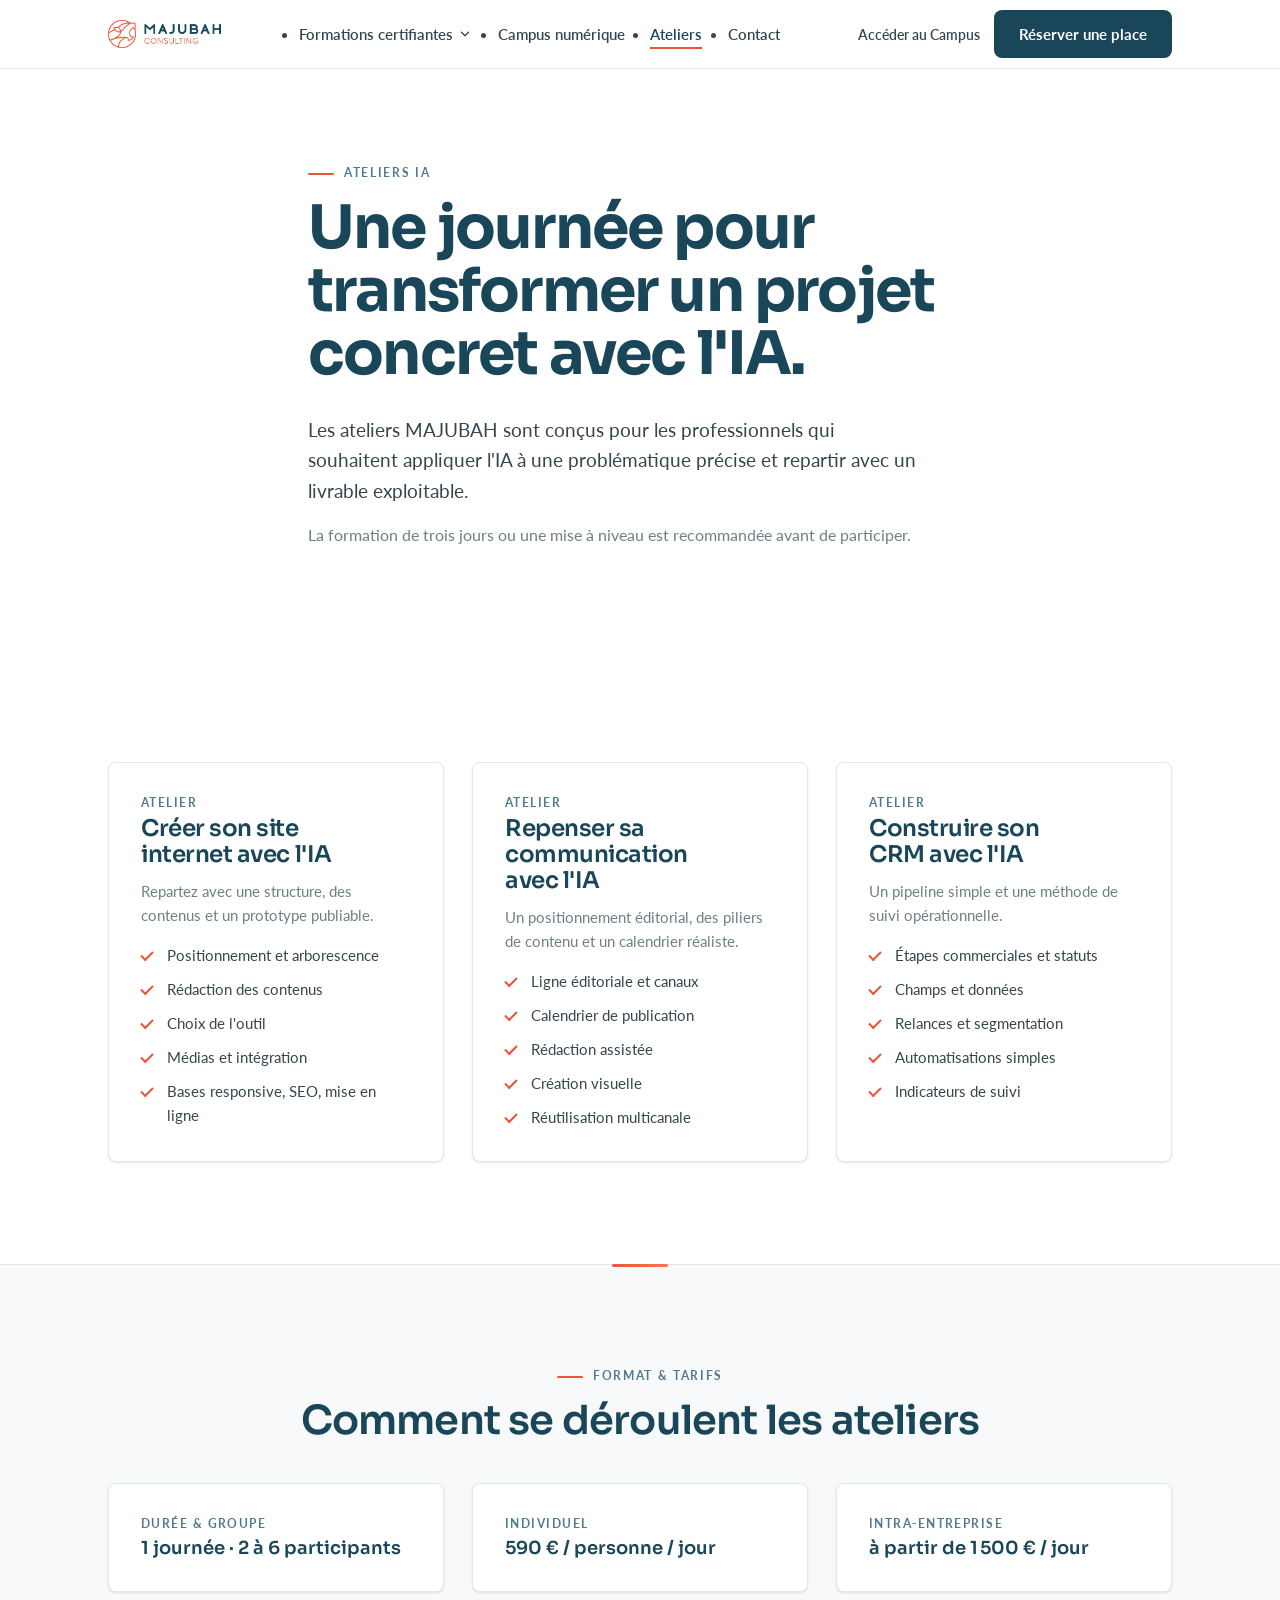
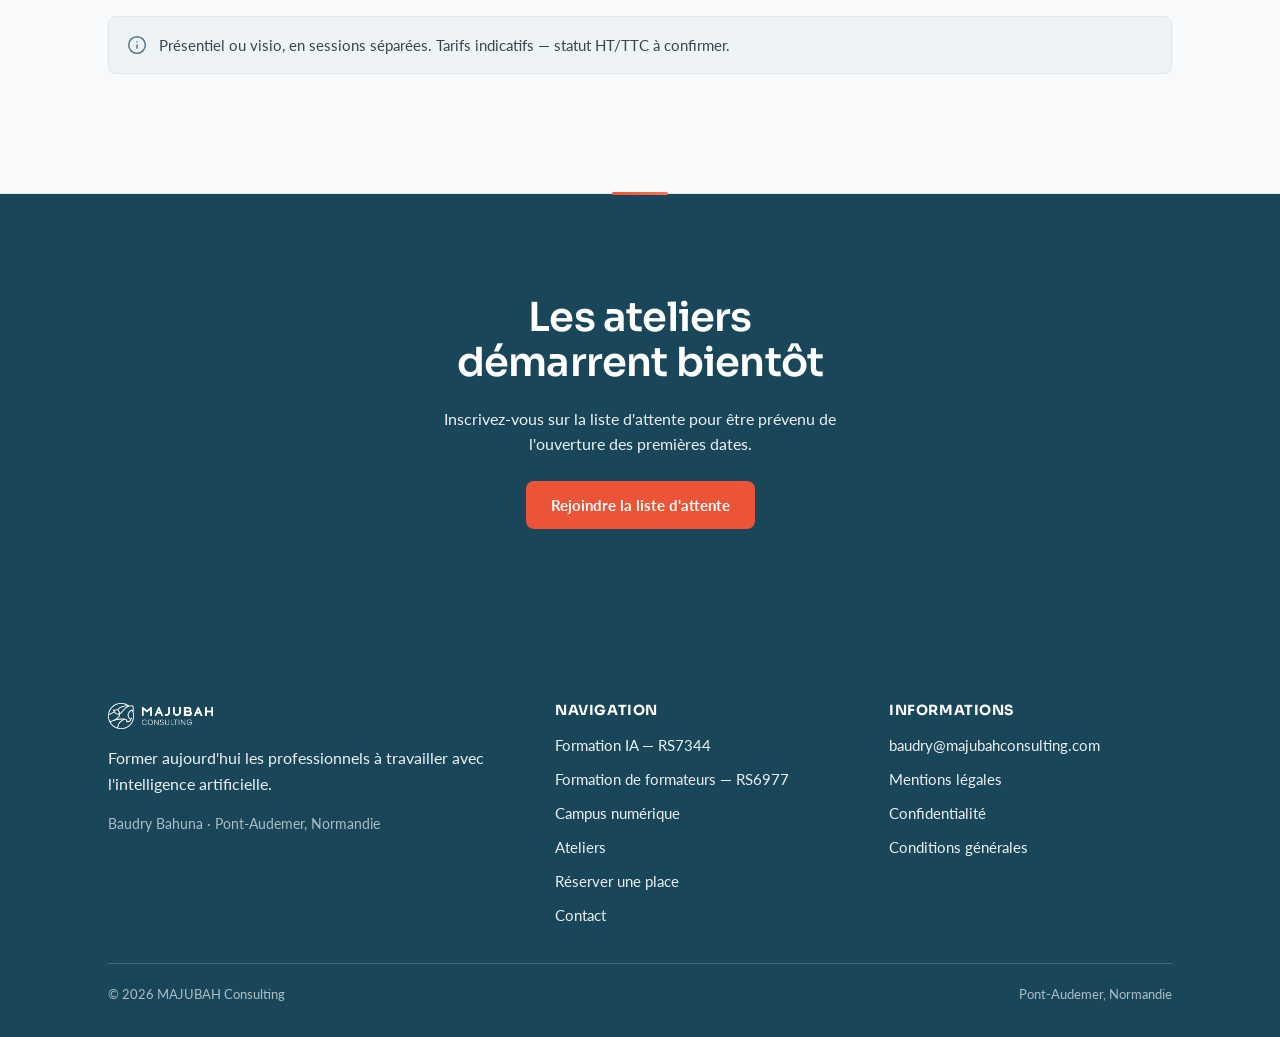
<file: ateliers-ia.html>
<!DOCTYPE html>
<html lang="fr">
<head>
  <meta charset="utf-8">
  <meta name="viewport" content="width=device-width, initial-scale=1">
  <title>Ateliers pratiques IA : site, communication et CRM | MAJUBAH</title>
  <meta name="description" content="Ateliers d'une journée pour appliquer l'IA à un projet concret : créer son site, repenser sa communication, construire son CRM. Présentiel ou visio.">
  <link rel="canonical" href="https://majubah-consulting.github.io/sitebaudry/ateliers-ia.html">
  <meta property="og:type" content="website">
  <meta property="og:title" content="Ateliers pratiques IA | MAJUBAH">
  <meta property="og:description" content="Une journée pour transformer un projet concret avec l'IA et repartir avec un livrable.">
  <meta property="og:locale" content="fr_FR">
  <link rel="stylesheet" href="_ds/majubah-consulting-design-system-a0b60080-30af-45d8-a878-bd93d04e39d7/tokens/fonts.css">
  <link rel="stylesheet" href="_ds/majubah-consulting-design-system-a0b60080-30af-45d8-a878-bd93d04e39d7/tokens/colors.css">
  <link rel="stylesheet" href="assets/site.css?v=4">
  <script defer src="assets/site.config.js"></script>
  <script defer src="assets/site.js?v=4"></script>
</head>
<body>
<a class="skip-link" href="#main">Aller au contenu</a>

<header class="site-header">
  <div class="container">
    <nav class="nav" data-open="false" aria-label="Navigation principale">
      <a class="nav__logo" href="index.html" aria-label="MAJUBAH Consulting — accueil"><img src="assets/logo/majubah-horizontal.png" alt="MAJUBAH Consulting"></a>
      <ul class="nav__menu" role="list">
        <li class="nav__has-sub">
          <button type="button" class="nav__sub-toggle" aria-expanded="false" aria-haspopup="true">Formations certifiantes <svg class="nav__chev" width="14" height="14" viewBox="0 0 24 24" fill="none" stroke="currentColor" stroke-width="2.2" stroke-linecap="round" stroke-linejoin="round" aria-hidden="true"><path d="M6 9l6 6 6-6"/></svg></button>
          <ul class="nav__sub" role="list">
            <li><a class="nav__link" href="formation-ia.html">Développer son activité avec l'IA<small>Certifiante · RS7344</small></a></li>
            <li><a class="nav__link" href="formation-creer-activite-formation.html">Créer une activité de formation<small>Certifiante · RS6977</small></a></li>
          </ul>
        </li>
        <li><a class="nav__link" href="campus-numerique.html">Campus numérique</a></li>
        <li><a class="nav__link" href="ateliers-ia.html">Ateliers</a></li>
        <li><a class="nav__link" href="contact.html">Contact</a></li>
      </ul>
      <div class="nav__cta">
        <a class="nav__campus" data-mjb-href="campusUrl" href="https://majubah.teachizy.fr/formations/campus-ia" rel="noopener">Accéder au Campus</a>
        <a class="btn btn--primary" href="reserver.html">Réserver une place</a>
      </div>
      <button class="nav__toggle" type="button" aria-expanded="false" aria-label="Ouvrir le menu"><svg width="22" height="22" viewBox="0 0 24 24" fill="none" stroke="currentColor" stroke-width="2" stroke-linecap="round"><path d="M3 6h18M3 12h18M3 18h18"/></svg></button>
    </nav>
  </div>
</header>

<main id="main">
  <section class="hero">
    <div class="container reveal" style="max-width:760px;">
      <p class="eyebrow">Ateliers IA</p>
      <h1>Une journée pour transformer un projet concret avec l'IA.</h1>
      <p class="lead">Les ateliers MAJUBAH sont conçus pour les professionnels qui souhaitent appliquer l'IA à une problématique précise et repartir avec un livrable exploitable.</p>
      <p class="muted">La formation de trois jours ou une mise à niveau est recommandée avant de participer.</p>
    </div>
  </section>

  <section class="section">
    <div class="container">
      <div class="grid grid--3 reveal">
        <div class="card">
          <div class="card__day">Atelier</div><h3>Créer son site internet avec l'IA</h3>
          <p class="muted" style="font-size:15px;">Repartez avec une structure, des contenus et un prototype publiable.</p>
          <ul class="list-check" style="margin-top:12px;"><li>Positionnement et arborescence</li><li>Rédaction des contenus</li><li>Choix de l'outil</li><li>Médias et intégration</li><li>Bases responsive, SEO, mise en ligne</li></ul>
        </div>
        <div class="card">
          <div class="card__day">Atelier</div><h3>Repenser sa communication avec l'IA</h3>
          <p class="muted" style="font-size:15px;">Un positionnement éditorial, des piliers de contenu et un calendrier réaliste.</p>
          <ul class="list-check" style="margin-top:12px;"><li>Ligne éditoriale et canaux</li><li>Calendrier de publication</li><li>Rédaction assistée</li><li>Création visuelle</li><li>Réutilisation multicanale</li></ul>
        </div>
        <div class="card">
          <div class="card__day">Atelier</div><h3>Construire son CRM avec l'IA</h3>
          <p class="muted" style="font-size:15px;">Un pipeline simple et une méthode de suivi opérationnelle.</p>
          <ul class="list-check" style="margin-top:12px;"><li>Étapes commerciales et statuts</li><li>Champs et données</li><li>Relances et segmentation</li><li>Automatisations simples</li><li>Indicateurs de suivi</li></ul>
        </div>
      </div>
    </div>
  </section>

  <section class="section section--muted">
    <div class="container">
      <div class="center reveal" style="max-width:680px;margin-inline:auto;"><p class="eyebrow">Format & tarifs</p><h2>Comment se déroulent les ateliers</h2></div>
      <div class="grid grid--3 reveal" style="margin-top:40px;">
        <div class="card"><div class="card__day">Durée & groupe</div><p style="margin:0;font:600 18px var(--font-display);color:var(--text-strong);">1 journée · 2 à 6 participants</p></div>
        <div class="card"><div class="card__day">Individuel</div><p style="margin:0;font:600 18px var(--font-display);color:var(--text-strong);"><span data-mjb-eur="workshops.individualDayPrice">590 €</span> / personne / jour</p></div>
        <div class="card"><div class="card__day">Intra-entreprise</div><p style="margin:0;font:600 18px var(--font-display);color:var(--text-strong);">à partir de <span data-mjb-eur="workshops.intraDayPriceFrom">1 500 €</span> / jour</p></div>
      </div>
      <p class="note reveal"><svg viewBox="0 0 24 24" fill="none" stroke="currentColor" stroke-width="1.8" stroke-linecap="round" stroke-linejoin="round"><circle cx="12" cy="12" r="10"/><path d="M12 16v-4M12 8h0"/></svg><span>Présentiel ou visio, en sessions séparées. <span data-mjb="pricesVatNote">Tarifs indicatifs — statut HT/TTC à confirmer.</span></span></p>
    </div>
  </section>

  <section class="section section--navy center">
    <div class="container reveal" style="max-width:680px;">
      <h2>Les ateliers démarrent bientôt</h2>
      <p style="color:var(--text-on-navy);margin-inline:auto;max-width:50ch;">Inscrivez-vous sur la liste d'attente pour être prévenu de l'ouverture des premières dates.</p>
      <div class="btn-row center" style="margin-top:24px;">
        <a class="btn btn--accent" href="contact.html">Rejoindre la liste d'attente</a>
      </div>
    </div>
  </section>
</main>

<footer class="site-footer">
  <div class="container">
    <div class="footer-grid">
      <div class="footer-brand"><img src="assets/logo/majubah-horizontal-white.png" alt="MAJUBAH Consulting"><p style="color:var(--text-on-navy);max-width:42ch;">Former aujourd'hui les professionnels à travailler avec l'intelligence artificielle.</p><p style="color:var(--text-on-navy-muted);font-size:14px;">Baudry Bahuna · Pont-Audemer, Normandie</p></div>
      <div class="footer-col"><h4>Navigation</h4><ul role="list"><li><a href="formation-ia.html">Formation IA — RS7344</a></li><li><a href="formation-creer-activite-formation.html">Formation de formateurs — RS6977</a></li><li><a href="campus-numerique.html">Campus numérique</a></li><li><a href="ateliers-ia.html">Ateliers</a></li><li><a href="reserver.html">Réserver une place</a></li><li><a href="contact.html">Contact</a></li></ul></div>
      <div class="footer-col"><h4>Informations</h4><ul role="list"><li><a data-mjb-href="email" href="mailto:baudry@majubahconsulting.com"><span data-mjb="email">baudry@majubahconsulting.com</span></a></li><li><a href="mentions-legales.html">Mentions légales</a></li><li><a href="politique-confidentialite.html">Confidentialité</a></li><li><a href="conditions-generales.html">Conditions générales</a></li></ul></div>
    </div>
    <div class="footer-bottom"><span>© <span data-year>2026</span> MAJUBAH Consulting</span><span>Pont-Audemer, Normandie</span></div>
  </div>
</footer>
</body>
</html>
</file>
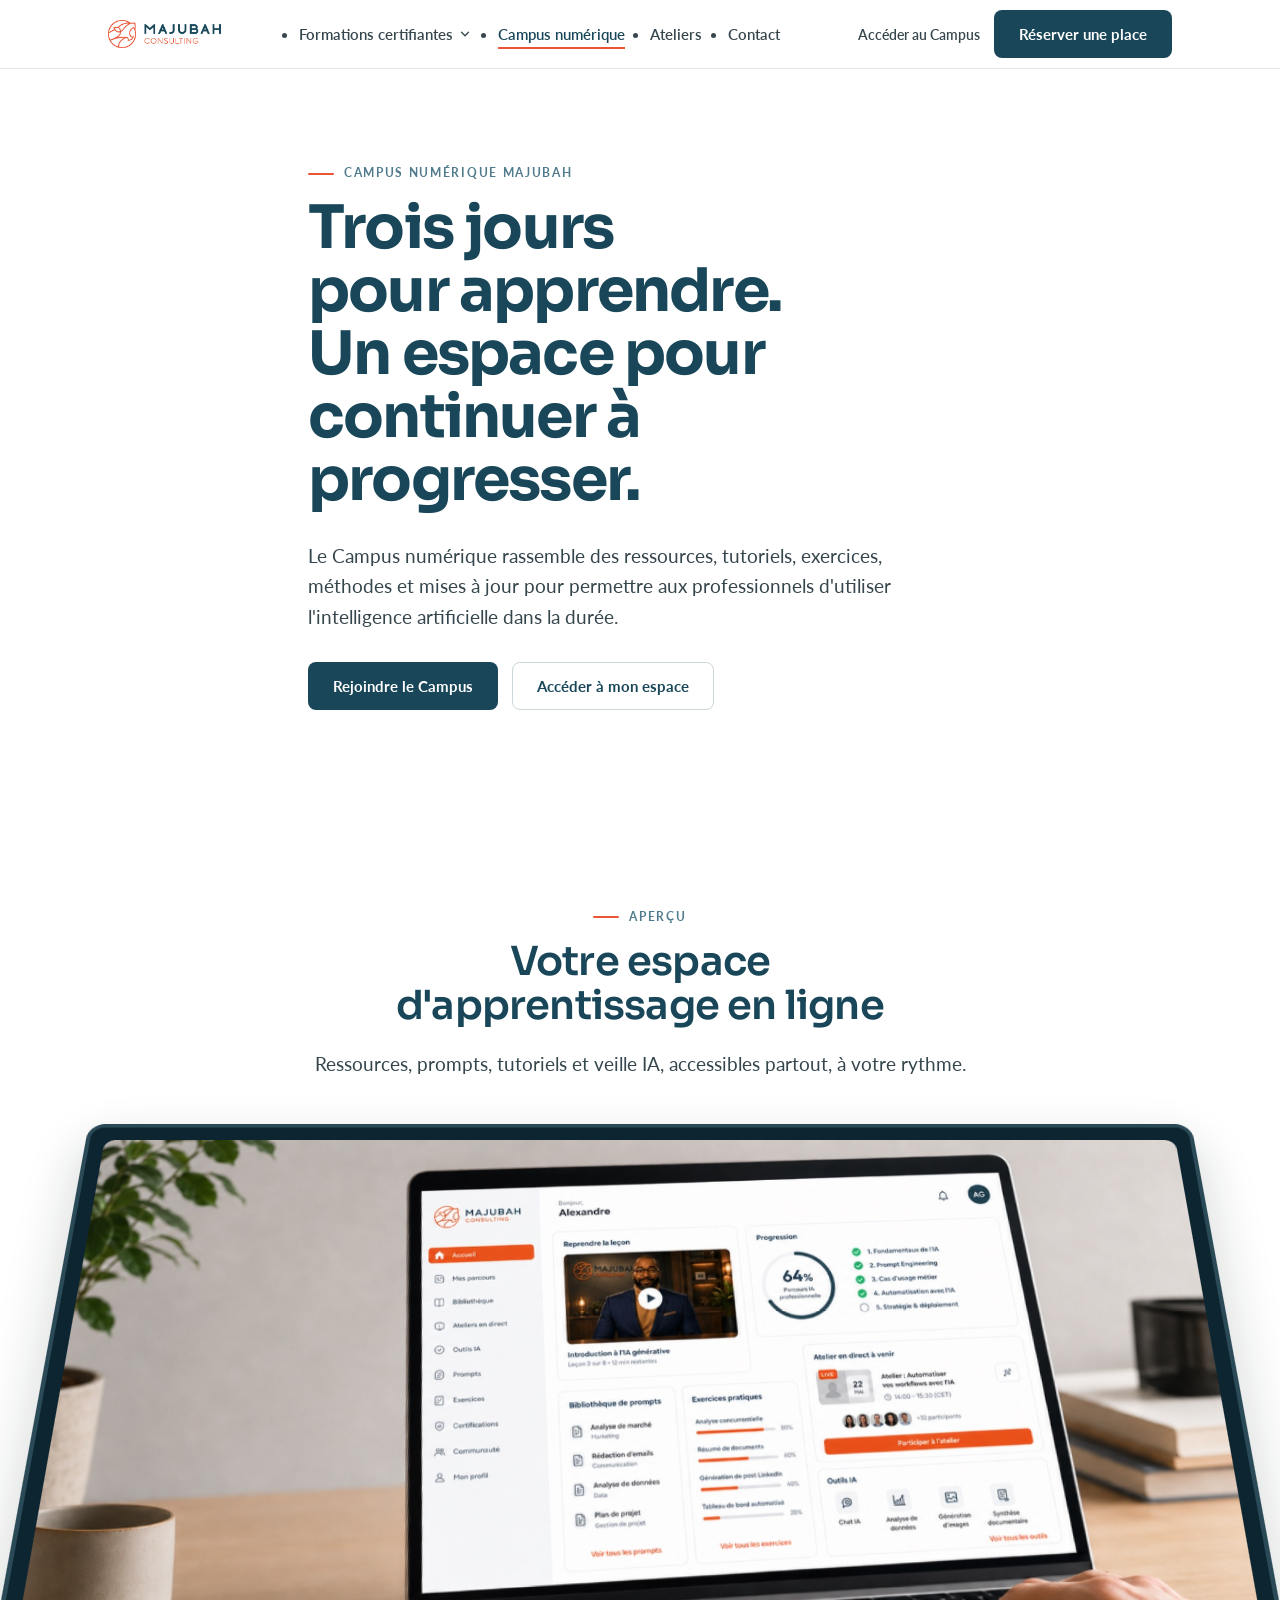
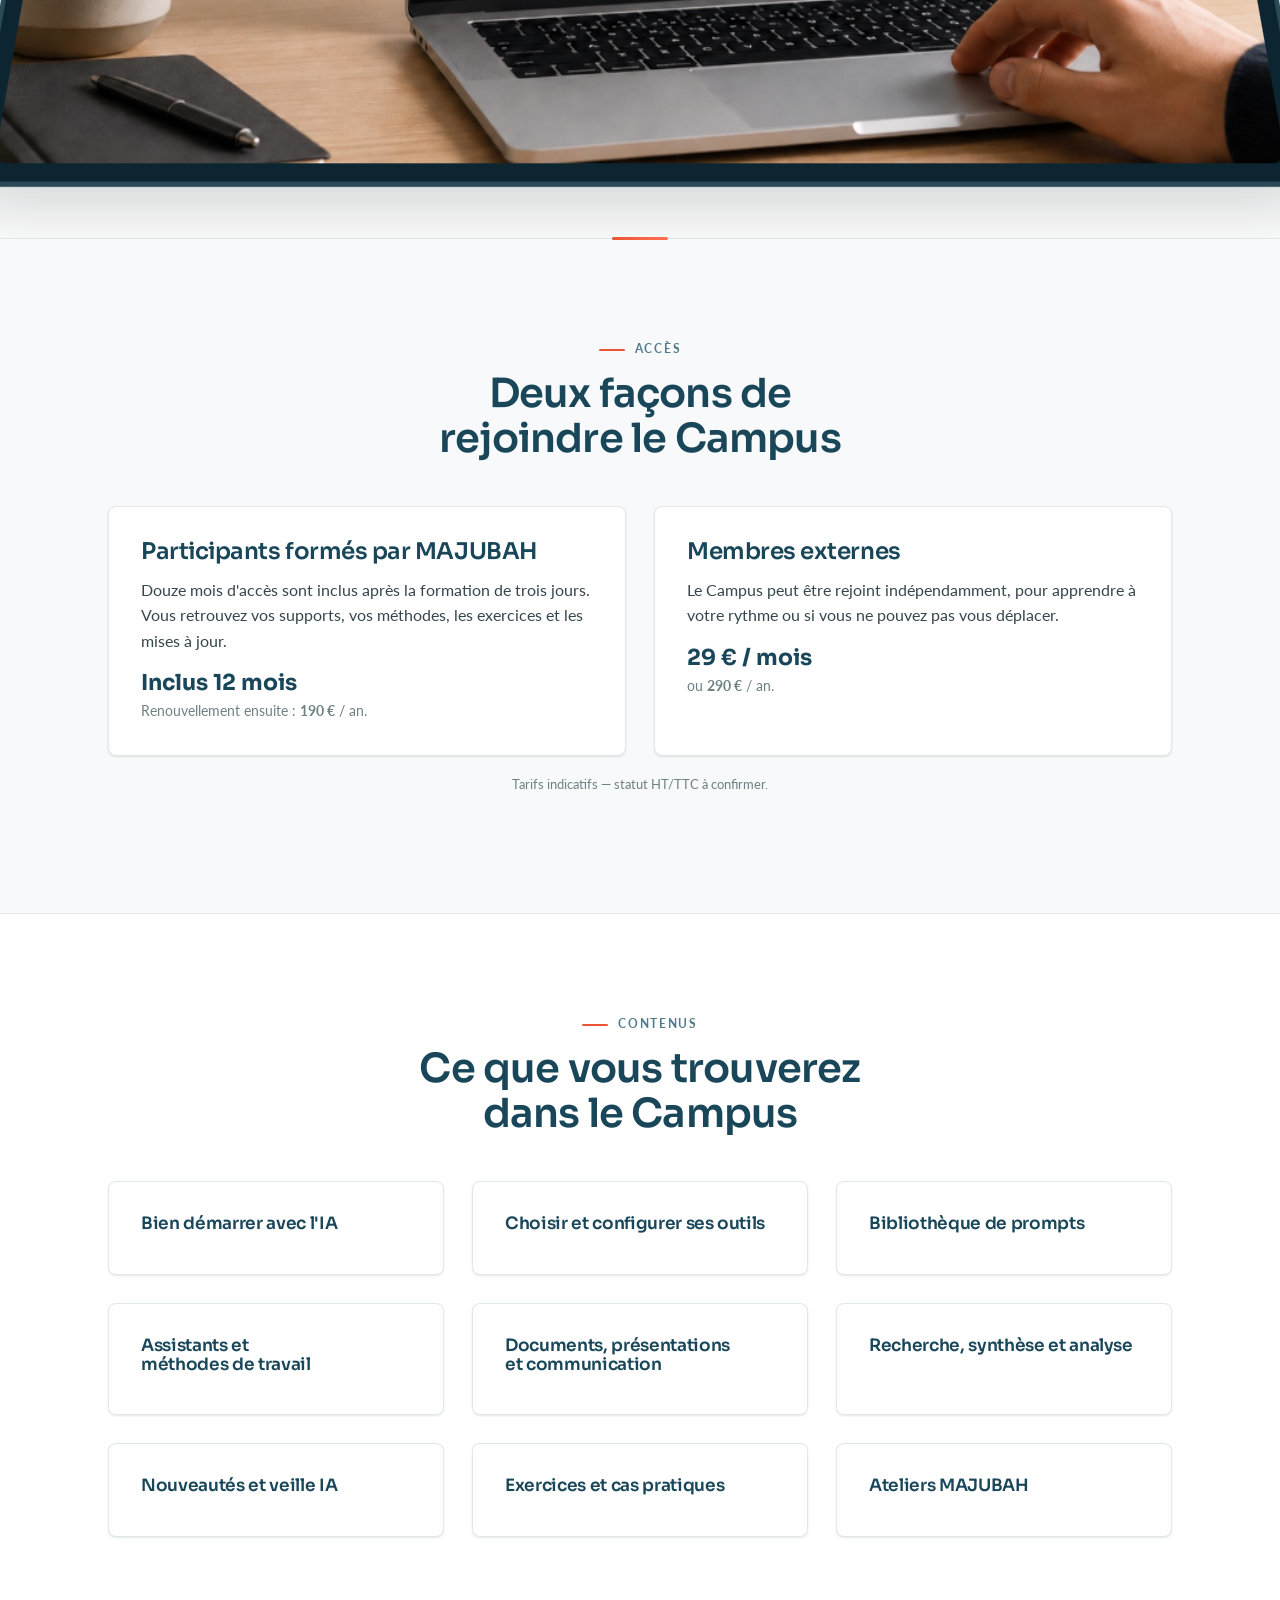
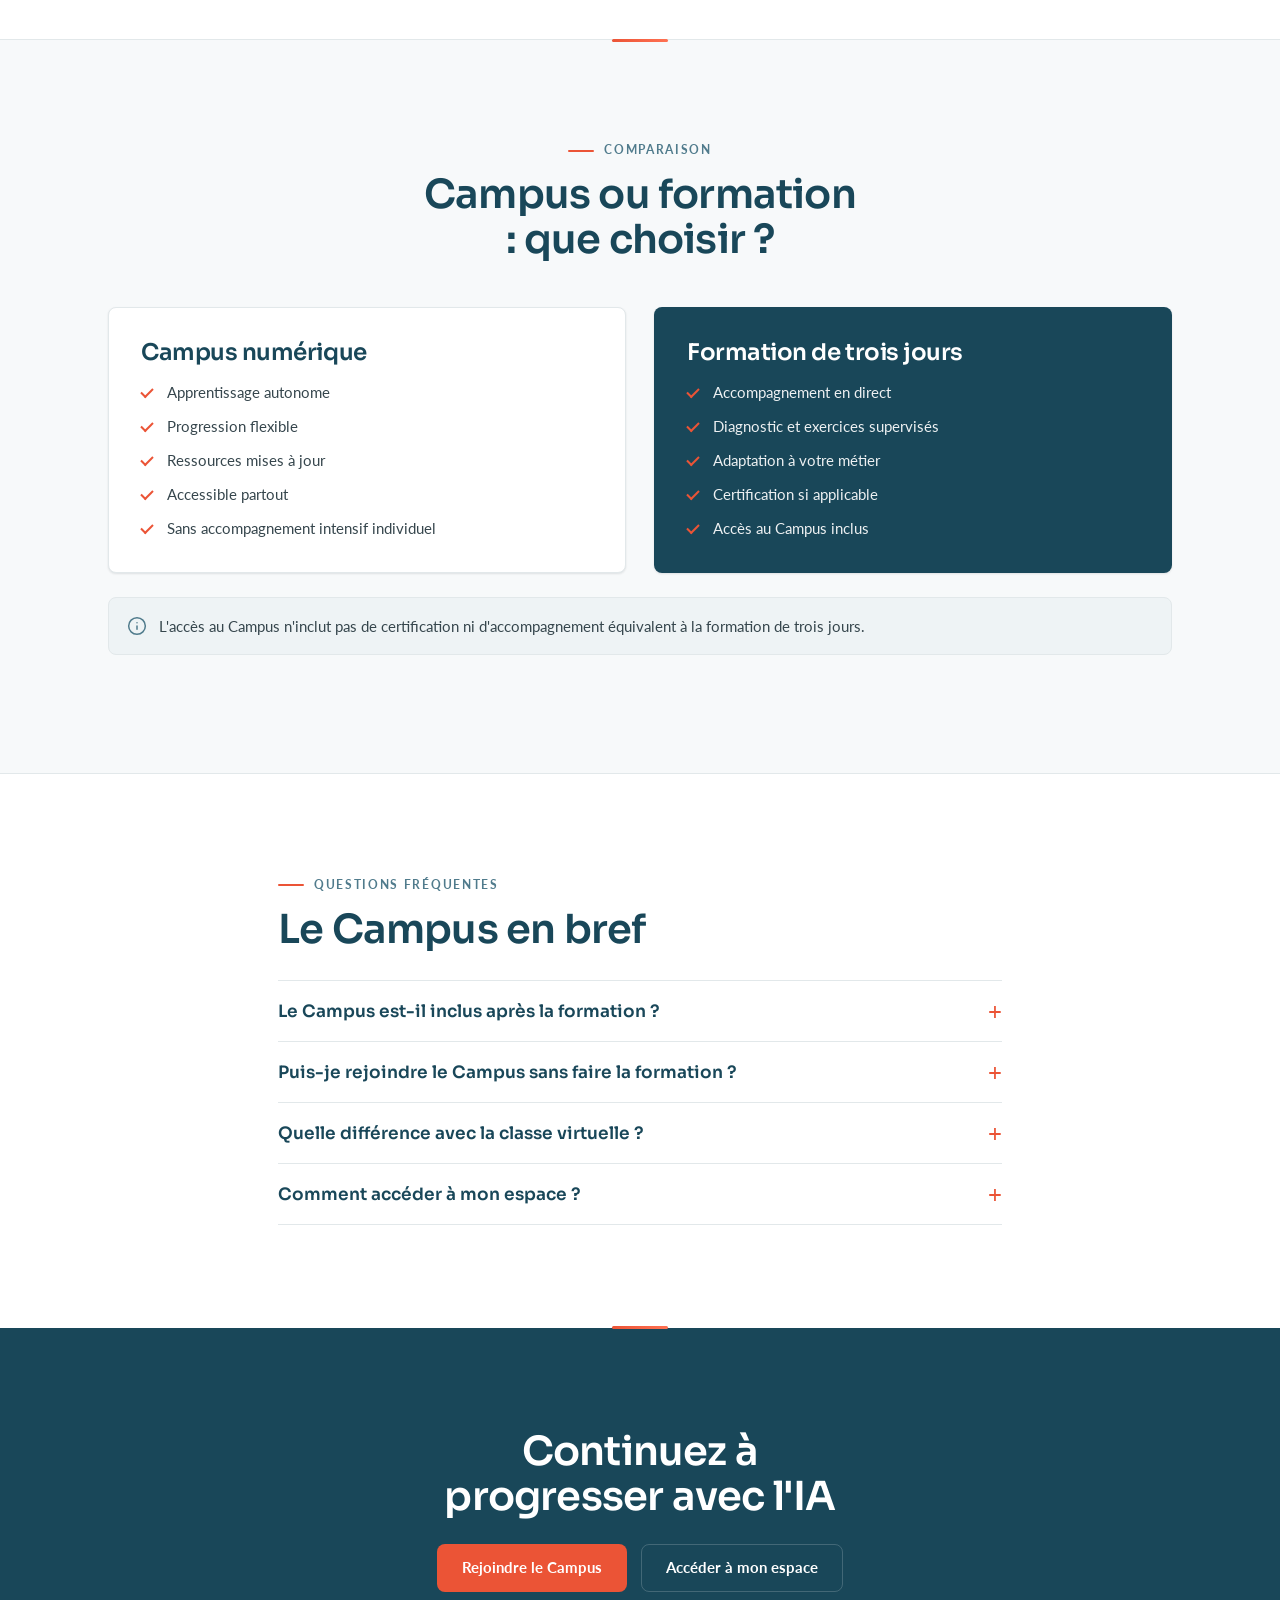
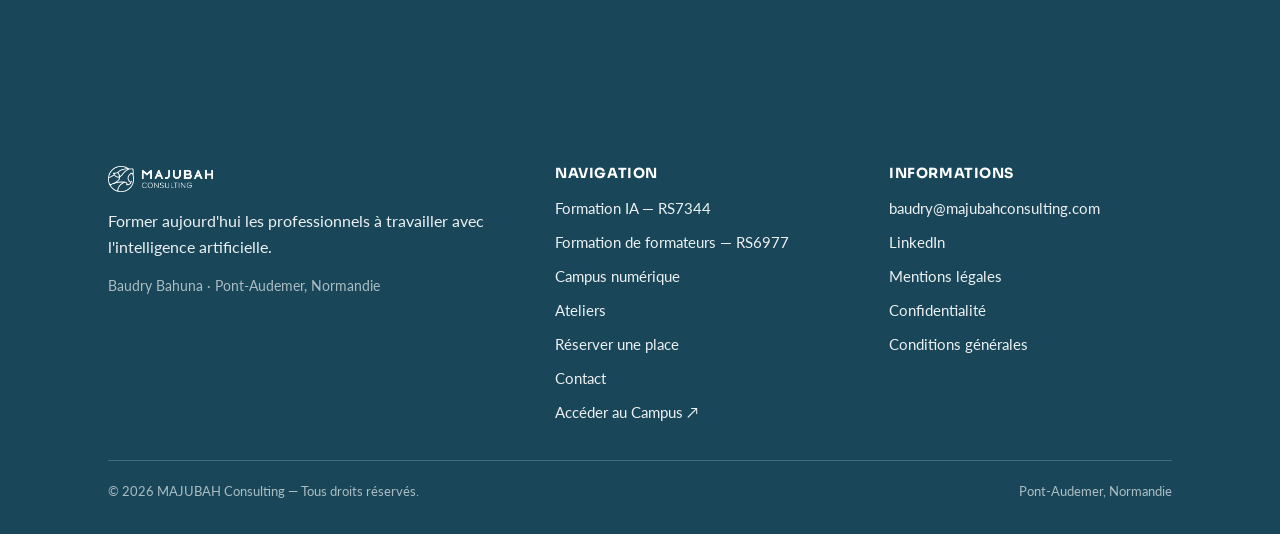
<file: campus-numerique.html>
<!DOCTYPE html>
<html lang="fr">
<head>
  <meta charset="utf-8">
  <meta name="viewport" content="width=device-width, initial-scale=1">
  <title>Campus numérique IA pour professionnels | MAJUBAH</title>
  <meta name="description" content="Le Campus numérique MAJUBAH : ressources, prompts, tutoriels et veille IA pour continuer à progresser après la formation. Inclus 12 mois, ou accès indépendant.">
  <link rel="canonical" href="https://majubah-consulting.github.io/sitebaudry/campus-numerique.html">
  <meta property="og:type" content="website">
  <meta property="og:title" content="Campus numérique IA pour professionnels | MAJUBAH">
  <meta property="og:description" content="Ressources, prompts et veille IA pour progresser dans la durée. Inclus 12 mois après la formation.">
  <meta property="og:locale" content="fr_FR">
  <link rel="stylesheet" href="_ds/majubah-consulting-design-system-a0b60080-30af-45d8-a878-bd93d04e39d7/tokens/fonts.css">
  <link rel="stylesheet" href="_ds/majubah-consulting-design-system-a0b60080-30af-45d8-a878-bd93d04e39d7/tokens/colors.css">
  <link rel="stylesheet" href="assets/site.css?v=4">
  <script defer src="assets/site.config.js"></script>
  <script defer src="assets/site.js?v=4"></script>
</head>
<body>
<a class="skip-link" href="#main">Aller au contenu</a>

<header class="site-header">
  <div class="container">
    <nav class="nav" data-open="false" aria-label="Navigation principale">
      <a class="nav__logo" href="index.html" aria-label="MAJUBAH Consulting — accueil"><img src="assets/logo/majubah-horizontal.png" alt="MAJUBAH Consulting"></a>
      <ul class="nav__menu" role="list">
        <li class="nav__has-sub">
          <button type="button" class="nav__sub-toggle" aria-expanded="false" aria-haspopup="true">Formations certifiantes <svg class="nav__chev" width="14" height="14" viewBox="0 0 24 24" fill="none" stroke="currentColor" stroke-width="2.2" stroke-linecap="round" stroke-linejoin="round" aria-hidden="true"><path d="M6 9l6 6 6-6"/></svg></button>
          <ul class="nav__sub" role="list">
            <li><a class="nav__link" href="formation-ia.html">Développer son activité avec l'IA<small>Certifiante · RS7344</small></a></li>
            <li><a class="nav__link" href="formation-creer-activite-formation.html">Créer une activité de formation<small>Certifiante · RS6977</small></a></li>
          </ul>
        </li>
        <li><a class="nav__link" href="campus-numerique.html">Campus numérique</a></li>
        <li><a class="nav__link" href="ateliers-ia.html">Ateliers</a></li>
        <li><a class="nav__link" href="contact.html">Contact</a></li>
      </ul>
      <div class="nav__cta">
        <a class="nav__campus" data-mjb-href="campusUrl" href="https://majubah.teachizy.fr/formations/campus-ia" rel="noopener">Accéder au Campus</a>
        <a class="btn btn--primary" href="reserver.html">Réserver une place</a>
      </div>
      <button class="nav__toggle" type="button" aria-expanded="false" aria-label="Ouvrir le menu"><svg width="22" height="22" viewBox="0 0 24 24" fill="none" stroke="currentColor" stroke-width="2" stroke-linecap="round"><path d="M3 6h18M3 12h18M3 18h18"/></svg></button>
    </nav>
  </div>
</header>

<main id="main">

  <!-- HERO -->
  <section class="hero">
    <div class="container reveal" style="max-width:760px;">
      <p class="eyebrow">Campus numérique MAJUBAH</p>
      <h1>Trois jours pour apprendre.<br>Un espace pour continuer à progresser.</h1>
      <p class="lead">Le Campus numérique rassemble des ressources, tutoriels, exercices, méthodes et mises à jour pour permettre aux professionnels d'utiliser l'intelligence artificielle dans la durée.</p>
      <div class="btn-row" style="margin-top:30px;">
        <a class="btn btn--primary" data-mjb-href="campusUrl" href="https://majubah.teachizy.fr/formations/campus-ia" rel="noopener" target="_blank">Rejoindre le Campus</a>
        <a class="btn btn--secondary" data-mjb-href="campusUrl" href="https://majubah.teachizy.fr/formations/campus-ia" rel="noopener" target="_blank">Accéder à mon espace</a>
      </div>
    </div>
  </section>

  <!-- APERÇU DU CAMPUS (capture dans une tablette 3D) -->
  <section class="section">
    <div class="container">
      <div class="center reveal" style="max-width:680px;margin-inline:auto;">
        <p class="eyebrow">Aperçu</p>
        <h2>Votre espace d'apprentissage en ligne</h2>
        <p class="lead center" style="margin-top:8px;">Ressources, prompts, tutoriels et veille IA, accessibles partout, à votre rythme.</p>
      </div>
      <div class="mjb-tablet-stage" style="margin-top:44px;">
        <div class="mjb-tablet" style="padding:clamp(8px,1.2vw,14px);">
          <img src="assets/campusnumerique.jpg" alt="Aperçu du Campus numérique MAJUBAH" width="1600" height="900" loading="lazy" style="display:block;width:100%;height:auto;border-radius:10px;">
        </div>
      </div>
    </div>
  </section>

  <!-- DEUX FAÇONS D'ACCÉDER -->
  <section class="section section--muted">
    <div class="container">
      <div class="center reveal" style="max-width:680px;margin-inline:auto;"><p class="eyebrow">Accès</p><h2>Deux façons de rejoindre le Campus</h2></div>
      <div class="mode-grid reveal" style="margin-top:44px;">
        <div class="card">
          <h3>Participants formés par MAJUBAH</h3>
          <p style="margin-top:12px;">Douze mois d'accès sont inclus après la formation de trois jours. Vous retrouvez vos supports, vos méthodes, les exercices et les mises à jour.</p>
          <p style="font:700 22px var(--font-display);color:var(--text-strong);margin:14px 0 4px;">Inclus 12 mois</p>
          <p class="muted" style="font-size:14px;margin:0;">Renouvellement ensuite : <strong><span data-mjb-eur="campus.alumniRenewalPrice">190 €</span></strong> / an.</p>
        </div>
        <div class="card">
          <h3>Membres externes</h3>
          <p style="margin-top:12px;">Le Campus peut être rejoint indépendamment, pour apprendre à votre rythme ou si vous ne pouvez pas vous déplacer.</p>
          <p style="font:700 22px var(--font-display);color:var(--text-strong);margin:14px 0 4px;"><span data-mjb-eur="campus.monthlyPrice">29 €</span> / mois</p>
          <p class="muted" style="font-size:14px;margin:0;">ou <strong><span data-mjb-eur="campus.annualPrice">290 €</span></strong> / an.</p>
        </div>
      </div>
      <p class="muted center" style="font-size:13px;margin-top:18px;" data-mjb="pricesVatNote">Tarifs indicatifs — statut HT/TTC à confirmer.</p>
    </div>
  </section>

  <!-- ARCHITECTURE -->
  <section class="section">
    <div class="container">
      <div class="center reveal" style="max-width:680px;margin-inline:auto;"><p class="eyebrow">Contenus</p><h2>Ce que vous trouverez dans le Campus</h2></div>
      <div class="grid grid--3 reveal" style="margin-top:44px;">
        <div class="card"><h3 style="font-size:17px;">Bien démarrer avec l'IA</h3></div>
        <div class="card"><h3 style="font-size:17px;">Choisir et configurer ses outils</h3></div>
        <div class="card"><h3 style="font-size:17px;">Bibliothèque de prompts</h3></div>
        <div class="card"><h3 style="font-size:17px;">Assistants et méthodes de travail</h3></div>
        <div class="card"><h3 style="font-size:17px;">Documents, présentations et communication</h3></div>
        <div class="card"><h3 style="font-size:17px;">Recherche, synthèse et analyse</h3></div>
        <div class="card"><h3 style="font-size:17px;">Nouveautés et veille IA</h3></div>
        <div class="card"><h3 style="font-size:17px;">Exercices et cas pratiques</h3></div>
        <div class="card"><h3 style="font-size:17px;">Ateliers MAJUBAH</h3></div>
      </div>
    </div>
  </section>

  <!-- DISTINCTION AVEC LA FORMATION -->
  <section class="section section--muted">
    <div class="container">
      <div class="center reveal" style="max-width:680px;margin-inline:auto;"><p class="eyebrow">Comparaison</p><h2>Campus ou formation : que choisir ?</h2></div>
      <div class="mode-grid reveal" style="margin-top:44px;">
        <div class="card">
          <h3>Campus numérique</h3>
          <ul class="list-check" style="margin-top:14px;"><li>Apprentissage autonome</li><li>Progression flexible</li><li>Ressources mises à jour</li><li>Accessible partout</li><li>Sans accompagnement intensif individuel</li></ul>
        </div>
        <div class="card card--navy">
          <h3 style="color:#fff;">Formation de trois jours</h3>
          <ul class="list-check" style="margin-top:14px;"><li>Accompagnement en direct</li><li>Diagnostic et exercices supervisés</li><li>Adaptation à votre métier</li><li>Certification si applicable</li><li>Accès au Campus inclus</li></ul>
        </div>
      </div>
      <p class="note reveal"><svg viewBox="0 0 24 24" fill="none" stroke="currentColor" stroke-width="1.8" stroke-linecap="round" stroke-linejoin="round"><circle cx="12" cy="12" r="10"/><path d="M12 16v-4M12 8h0"/></svg><span>L'accès au Campus n'inclut pas de certification ni d'accompagnement équivalent à la formation de trois jours.</span></p>
    </div>
  </section>

  <!-- FAQ courte -->
  <section class="section">
    <div class="container" style="max-width:820px;">
      <div class="reveal"><p class="eyebrow">Questions fréquentes</p><h2>Le Campus en bref</h2></div>
      <div class="accordion reveal" style="margin-top:28px;">
        <details><summary>Le Campus est-il inclus après la formation ?</summary><div>Oui, douze mois d'accès sont inclus pour chaque participant formé.</div></details>
        <details><summary>Puis-je rejoindre le Campus sans faire la formation ?</summary><div>Oui, en tant que membre externe, à l'abonnement mensuel ou annuel.</div></details>
        <details><summary>Quelle différence avec la classe virtuelle ?</summary><div>La classe virtuelle est une formation en direct ; le Campus est un espace d'apprentissage autonome, mis à jour en continu.</div></details>
        <details><summary>Comment accéder à mon espace ?</summary><div>Via le bouton « Accéder à mon espace », qui mène à <span data-mjb="campusUrl">majubah.teachizy.fr</span>.</div></details>
      </div>
    </div>
  </section>

  <!-- CTA -->
  <section class="section section--navy center">
    <div class="container reveal" style="max-width:680px;">
      <h2>Continuez à progresser avec l'IA</h2>
      <div class="btn-row center" style="margin-top:24px;">
        <a class="btn btn--accent" data-mjb-href="campusUrl" href="https://majubah.teachizy.fr/formations/campus-ia" rel="noopener" target="_blank">Rejoindre le Campus</a>
        <a class="btn btn--ghost" data-mjb-href="campusUrl" href="https://majubah.teachizy.fr/formations/campus-ia" rel="noopener" target="_blank">Accéder à mon espace</a>
      </div>
    </div>
  </section>

</main>

<footer class="site-footer">
  <div class="container">
    <div class="footer-grid">
      <div class="footer-brand"><img src="assets/logo/majubah-horizontal-white.png" alt="MAJUBAH Consulting"><p style="color:var(--text-on-navy);max-width:42ch;">Former aujourd'hui les professionnels à travailler avec l'intelligence artificielle.</p><p style="color:var(--text-on-navy-muted);font-size:14px;">Baudry Bahuna · Pont-Audemer, Normandie</p></div>
      <div class="footer-col"><h4>Navigation</h4><ul role="list"><li><a href="formation-ia.html">Formation IA — RS7344</a></li><li><a href="formation-creer-activite-formation.html">Formation de formateurs — RS6977</a></li><li><a href="campus-numerique.html">Campus numérique</a></li><li><a href="ateliers-ia.html">Ateliers</a></li><li><a href="reserver.html">Réserver une place</a></li><li><a href="contact.html">Contact</a></li><li><a data-mjb-href="campusUrl" href="https://majubah.teachizy.fr/formations/campus-ia" rel="noopener" target="_blank">Accéder au Campus ↗</a></li></ul></div>
      <div class="footer-col"><h4>Informations</h4><ul role="list"><li><a data-mjb-href="email" href="mailto:baudry@majubahconsulting.com"><span data-mjb="email">baudry@majubahconsulting.com</span></a></li><li data-mjb-optional="linkedin"><a data-mjb-href="linkedin" href="#" rel="noopener" target="_blank">LinkedIn</a></li><li><a href="mentions-legales.html">Mentions légales</a></li><li><a href="politique-confidentialite.html">Confidentialité</a></li><li><a href="conditions-generales.html">Conditions générales</a></li></ul></div>
    </div>
    <div class="footer-bottom"><span>© <span data-year>2026</span> MAJUBAH Consulting — Tous droits réservés.</span><span>Pont-Audemer, Normandie</span></div>
  </div>
</footer>
</body>
</html>
</file>
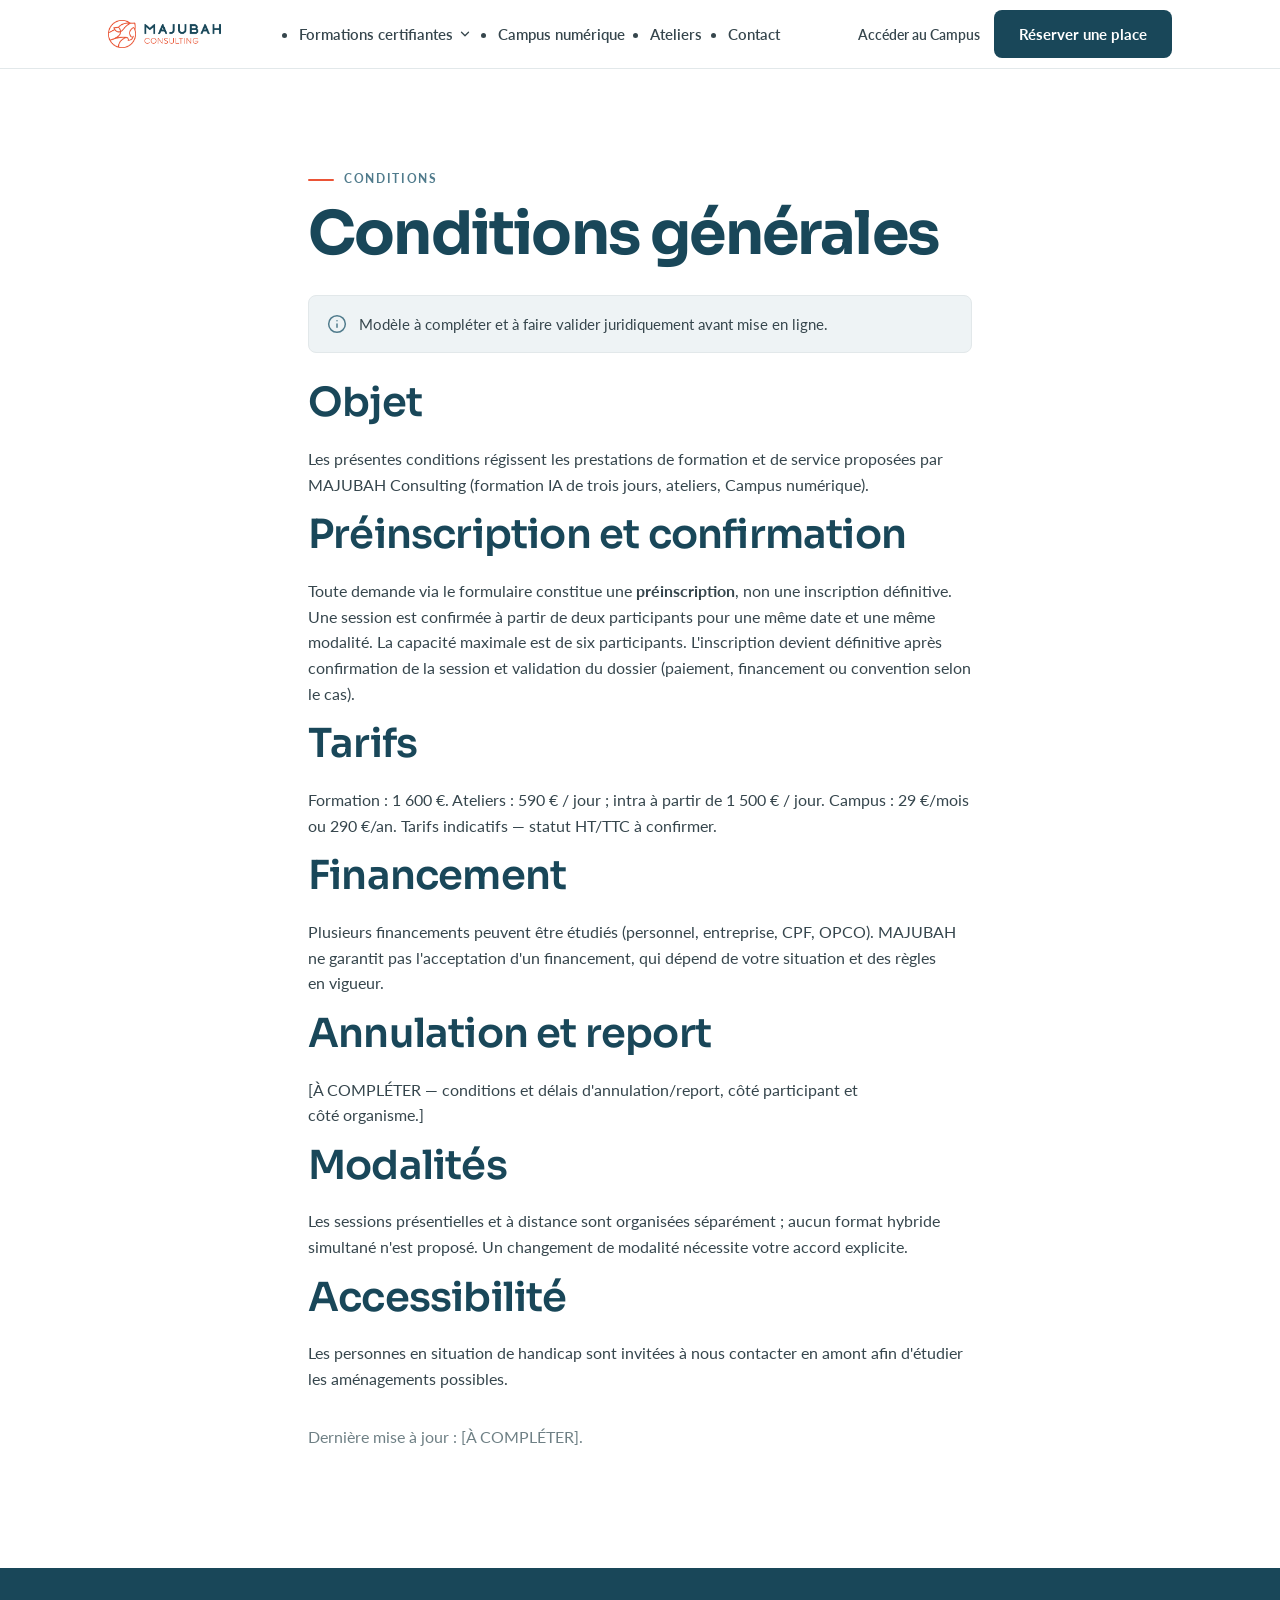
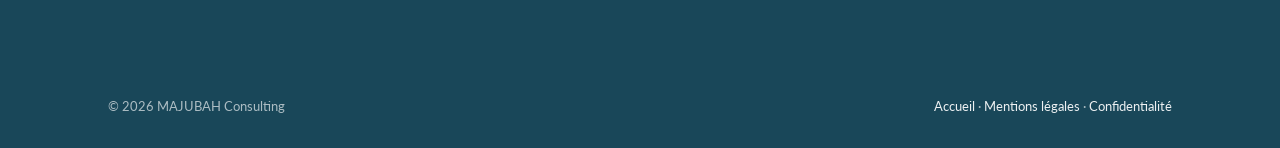
<file: conditions-generales.html>
<!DOCTYPE html>
<html lang="fr">
<head>
  <meta charset="utf-8">
  <meta name="viewport" content="width=device-width, initial-scale=1">
  <title>Conditions générales | MAJUBAH Consulting</title>
  <meta name="description" content="Conditions générales de vente et de service de MAJUBAH Consulting.">
  <meta name="robots" content="noindex">
  <link rel="stylesheet" href="_ds/majubah-consulting-design-system-a0b60080-30af-45d8-a878-bd93d04e39d7/tokens/fonts.css">
  <link rel="stylesheet" href="_ds/majubah-consulting-design-system-a0b60080-30af-45d8-a878-bd93d04e39d7/tokens/colors.css">
  <link rel="stylesheet" href="assets/site.css?v=4">
  <script defer src="assets/site.config.js"></script>
  <script defer src="assets/site.js?v=4"></script>
</head>
<body>
<a class="skip-link" href="#main">Aller au contenu</a>
<header class="site-header"><div class="container"><nav class="nav" data-open="false" aria-label="Navigation principale">
  <a class="nav__logo" href="index.html" aria-label="MAJUBAH Consulting — accueil"><img src="assets/logo/majubah-horizontal.png" alt="MAJUBAH Consulting"></a>
  <ul class="nav__menu" role="list"><li class="nav__has-sub">
          <button type="button" class="nav__sub-toggle" aria-expanded="false" aria-haspopup="true">Formations certifiantes <svg class="nav__chev" width="14" height="14" viewBox="0 0 24 24" fill="none" stroke="currentColor" stroke-width="2.2" stroke-linecap="round" stroke-linejoin="round" aria-hidden="true"><path d="M6 9l6 6 6-6"/></svg></button>
          <ul class="nav__sub" role="list">
            <li><a class="nav__link" href="formation-ia.html">Développer son activité avec l'IA<small>Certifiante · RS7344</small></a></li>
            <li><a class="nav__link" href="formation-creer-activite-formation.html">Créer une activité de formation<small>Certifiante · RS6977</small></a></li>
          </ul>
        </li><li><a class="nav__link" href="campus-numerique.html">Campus numérique</a></li><li><a class="nav__link" href="ateliers-ia.html">Ateliers</a></li><li><a class="nav__link" href="contact.html">Contact</a></li></ul>
  <div class="nav__cta"><a class="nav__campus" data-mjb-href="campusUrl" href="https://majubah.teachizy.fr/formations/campus-ia" rel="noopener">Accéder au Campus</a><a class="btn btn--primary" href="reserver.html">Réserver une place</a></div>
  <button class="nav__toggle" type="button" aria-expanded="false" aria-label="Ouvrir le menu"><svg width="22" height="22" viewBox="0 0 24 24" fill="none" stroke="currentColor" stroke-width="2" stroke-linecap="round"><path d="M3 6h18M3 12h18M3 18h18"/></svg></button>
</nav></div></header>

<main id="main" class="section">
  <div class="container" style="max-width:760px;">
    <p class="eyebrow">Conditions</p>
    <h1>Conditions générales</h1>
    <div class="note" style="margin:18px 0 28px;"><svg viewBox="0 0 24 24" fill="none" stroke="currentColor" stroke-width="1.8" stroke-linecap="round" stroke-linejoin="round"><circle cx="12" cy="12" r="10"/><path d="M12 16v-4M12 8h0"/></svg><span>Modèle à compléter et à faire valider juridiquement avant mise en ligne.</span></div>

    <h2>Objet</h2>
    <p>Les présentes conditions régissent les prestations de formation et de service proposées par MAJUBAH Consulting (formation IA de trois jours, ateliers, Campus numérique).</p>

    <h2>Préinscription et confirmation</h2>
    <p>Toute demande via le formulaire constitue une <strong>préinscription</strong>, non une inscription définitive. Une session est confirmée à partir de deux participants pour une même date et une même modalité. La capacité maximale est de six participants. L'inscription devient définitive après confirmation de la session et validation du dossier (paiement, financement ou convention selon le cas).</p>

    <h2>Tarifs</h2>
    <p>Formation : <span data-mjb-eur="training.price">1 600 €</span>. Ateliers : <span data-mjb-eur="workshops.individualDayPrice">590 €</span> / jour ; intra à partir de <span data-mjb-eur="workshops.intraDayPriceFrom">1 500 €</span> / jour. Campus : <span data-mjb-eur="campus.monthlyPrice">29 €</span>/mois ou <span data-mjb-eur="campus.annualPrice">290 €</span>/an. <span data-mjb="pricesVatNote">Tarifs indicatifs — statut HT/TTC à confirmer.</span></p>

    <h2>Financement</h2>
    <p>Plusieurs financements peuvent être étudiés (personnel, entreprise, CPF, OPCO). MAJUBAH ne garantit pas l'acceptation d'un financement, qui dépend de votre situation et des règles en vigueur.</p>

    <h2>Annulation et report</h2>
    <p>[À COMPLÉTER — conditions et délais d'annulation/report, côté participant et côté organisme.]</p>

    <h2>Modalités</h2>
    <p>Les sessions présentielles et à distance sont organisées séparément ; aucun format hybride simultané n'est proposé. Un changement de modalité nécessite votre accord explicite.</p>

    <h2>Accessibilité</h2>
    <p>Les personnes en situation de handicap sont invitées à nous contacter en amont afin d'étudier les aménagements possibles.</p>

    <p class="muted" style="margin-top:32px;">Dernière mise à jour : [À COMPLÉTER].</p>
  </div>
</main>

<footer class="site-footer"><div class="container"><div class="footer-bottom" style="border:0;"><span>© <span data-year>2026</span> MAJUBAH Consulting</span><span><a href="index.html">Accueil</a> · <a href="mentions-legales.html">Mentions légales</a> · <a href="politique-confidentialite.html">Confidentialité</a></span></div></div></footer>
</body>
</html>
</file>
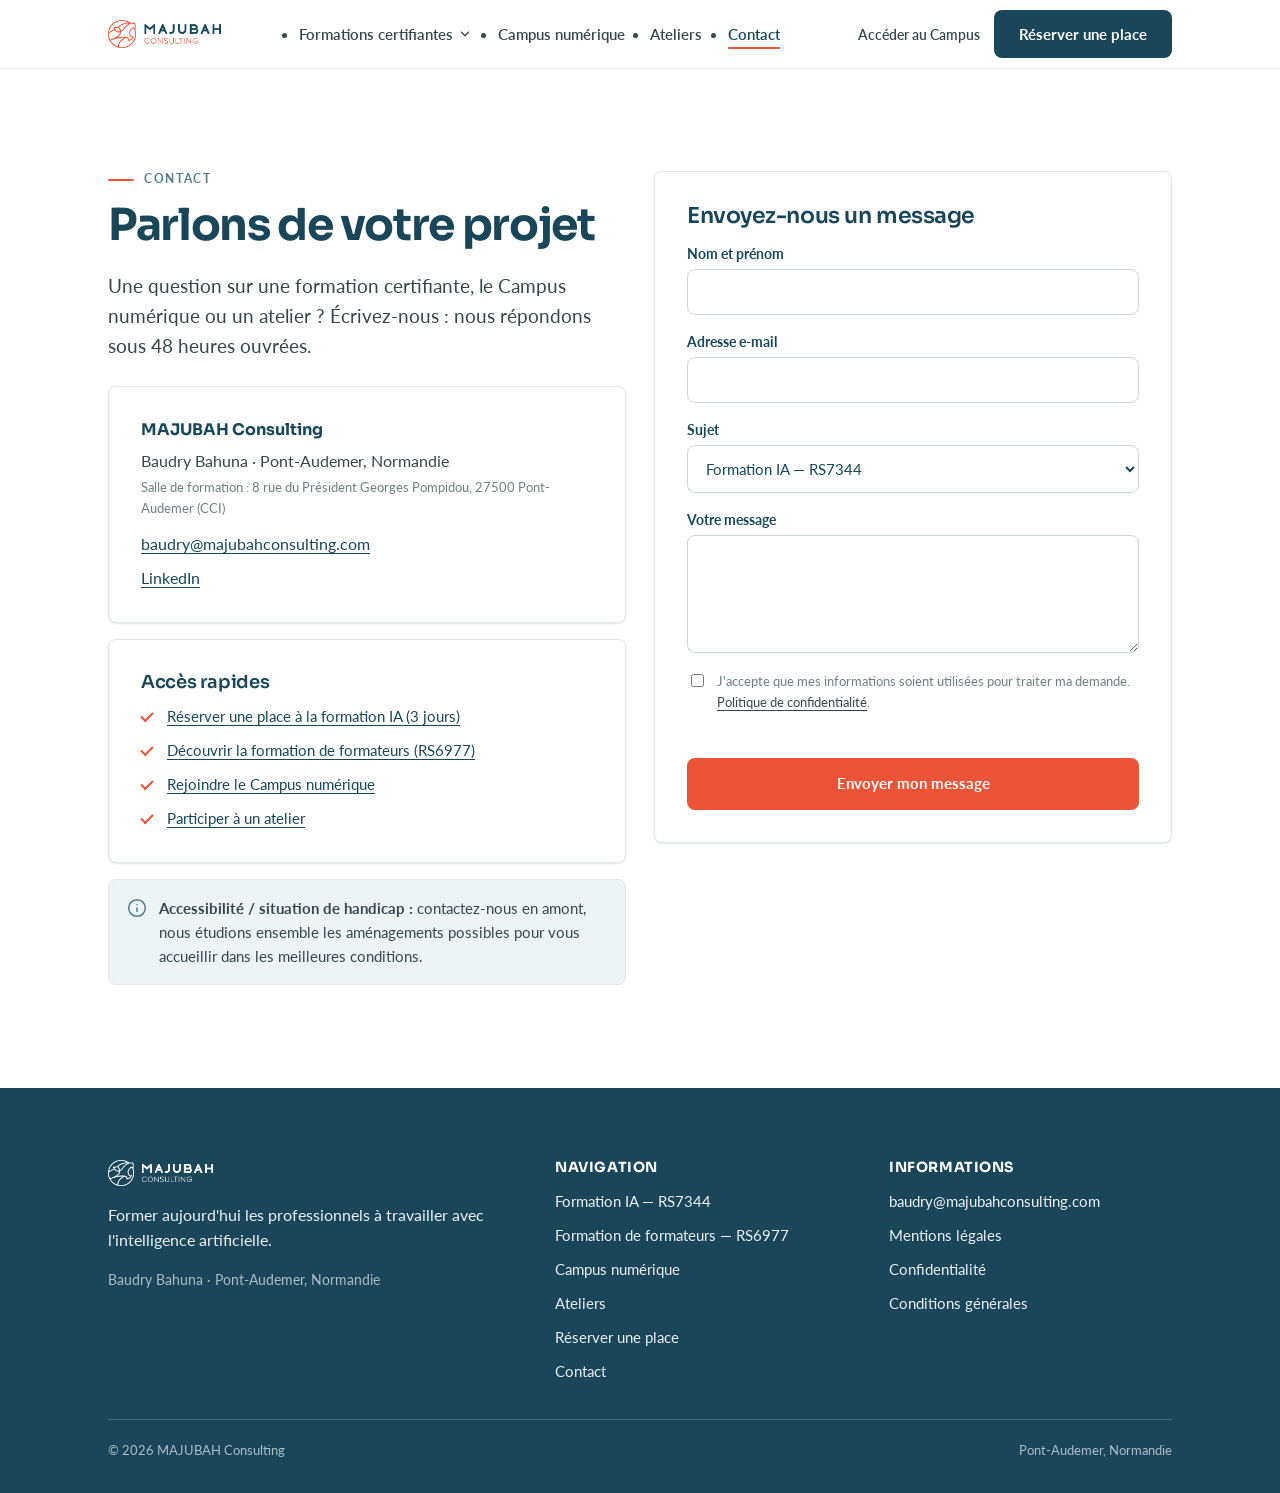
<file: contact.html>
<!DOCTYPE html>
<html lang="fr">
<head>
  <meta charset="utf-8">
  <meta name="viewport" content="width=device-width, initial-scale=1">
  <title>Contact | MAJUBAH Consulting</title>
  <meta name="description" content="Contactez MAJUBAH Consulting (Baudry Bahuna) à Pont-Audemer pour la formation IA, la formation de formateurs, le Campus numérique ou un atelier.">
  <link rel="canonical" href="https://majubah-consulting.github.io/sitebaudry/contact.html">
  <meta property="og:locale" content="fr_FR">
  <link rel="stylesheet" href="_ds/majubah-consulting-design-system-a0b60080-30af-45d8-a878-bd93d04e39d7/tokens/fonts.css">
  <link rel="stylesheet" href="_ds/majubah-consulting-design-system-a0b60080-30af-45d8-a878-bd93d04e39d7/tokens/colors.css">
  <link rel="stylesheet" href="assets/site.css?v=4">
  <script defer src="assets/site.config.js"></script>
  <script defer src="assets/site.js?v=4"></script>
</head>
<body>
<a class="skip-link" href="#main">Aller au contenu</a>

<header class="site-header">
  <div class="container">
    <nav class="nav" data-open="false" aria-label="Navigation principale">
      <a class="nav__logo" href="index.html" aria-label="MAJUBAH Consulting — accueil"><img src="assets/logo/majubah-horizontal.png" alt="MAJUBAH Consulting"></a>
      <ul class="nav__menu" role="list">
        <li class="nav__has-sub">
          <button type="button" class="nav__sub-toggle" aria-expanded="false" aria-haspopup="true">Formations certifiantes <svg class="nav__chev" width="14" height="14" viewBox="0 0 24 24" fill="none" stroke="currentColor" stroke-width="2.2" stroke-linecap="round" stroke-linejoin="round" aria-hidden="true"><path d="M6 9l6 6 6-6"/></svg></button>
          <ul class="nav__sub" role="list">
            <li><a class="nav__link" href="formation-ia.html">Développer son activité avec l'IA<small>Certifiante · RS7344</small></a></li>
            <li><a class="nav__link" href="formation-creer-activite-formation.html">Créer une activité de formation<small>Certifiante · RS6977</small></a></li>
          </ul>
        </li>
        <li><a class="nav__link" href="campus-numerique.html">Campus numérique</a></li>
        <li><a class="nav__link" href="ateliers-ia.html">Ateliers</a></li>
        <li><a class="nav__link" href="contact.html">Contact</a></li>
      </ul>
      <div class="nav__cta">
        <a class="nav__campus" data-mjb-href="campusUrl" href="https://majubah.teachizy.fr/formations/campus-ia" rel="noopener">Accéder au Campus</a>
        <a class="btn btn--primary" href="reserver.html">Réserver une place</a>
      </div>
      <button class="nav__toggle" type="button" aria-expanded="false" aria-label="Ouvrir le menu"><svg width="22" height="22" viewBox="0 0 24 24" fill="none" stroke="currentColor" stroke-width="2" stroke-linecap="round"><path d="M3 6h18M3 12h18M3 18h18"/></svg></button>
    </nav>
  </div>
</header>

<main id="main" class="section">
  <div class="container grid grid--2">

    <!-- Colonne gauche : coordonnées + accès rapides -->
    <div class="reveal">
      <p class="eyebrow">Contact</p>
      <h1 style="font-size:clamp(28px,4vw,44px);">Parlons de votre projet</h1>
      <p class="lead">Une question sur une formation certifiante, le Campus numérique ou un atelier ? Écrivez-nous : nous répondons sous 48 heures ouvrées.</p>

      <div class="card" style="margin-top:24px;">
        <p style="margin:0 0 8px;font:700 16px var(--font-display);color:var(--text-strong);">MAJUBAH Consulting</p>
        <p style="margin:0 0 4px;color:var(--text-body);">Baudry Bahuna · <span data-mjb="location">Pont-Audemer, Normandie</span></p>
        <p style="margin:0 0 12px;color:var(--text-muted);font-size:13px;">Salle de formation : 8 rue du Président Georges Pompidou, 27500 Pont-Audemer (CCI)</p>
        <p style="margin:0 0 6px;"><a data-mjb-href="email" href="mailto:baudry@majubahconsulting.com"><span data-mjb="email">baudry@majubahconsulting.com</span></a></p>
        <p style="margin:0;" data-mjb-optional="phone"><a data-mjb-href="phone" href="tel:"><span data-mjb="phone"></span></a></p>
        <p style="margin:8px 0 0;" data-mjb-optional="linkedin"><a data-mjb-href="linkedin" href="#" rel="noopener" target="_blank">LinkedIn</a></p>
      </div>

      <div class="card" style="margin-top:16px;">
        <h2 style="font-size:18px;">Accès rapides</h2>
        <ul class="list-check" style="margin-top:12px;">
          <li><a href="reserver.html">Réserver une place à la formation IA (3 jours)</a></li>
          <li><a href="formation-creer-activite-formation.html">Découvrir la formation de formateurs (RS6977)</a></li>
          <li><a href="campus-numerique.html">Rejoindre le Campus numérique</a></li>
          <li><a href="ateliers-ia.html">Participer à un atelier</a></li>
        </ul>
      </div>

      <div class="note" style="margin-top:16px;">
        <svg viewBox="0 0 24 24" fill="none" stroke="currentColor" stroke-width="1.8" stroke-linecap="round" stroke-linejoin="round"><circle cx="12" cy="12" r="10"/><path d="M12 16v-4M12 8h0"/></svg>
        <span><strong>Accessibilité / situation de handicap :</strong> contactez-nous en amont, nous étudions ensemble les aménagements possibles pour vous accueillir dans les meilleures conditions.</span>
      </div>
    </div>

    <!-- Colonne droite : formulaire de contact -->
    <div class="reveal">
      <div class="card">
        <h2 style="font-size:22px;">Envoyez-nous un message</h2>
        <form id="contactForm" novalidate style="margin-top:16px;">
          <!-- anti-spam -->
          <input type="checkbox" name="botcheck" tabindex="-1" autocomplete="off" style="position:absolute;left:-9999px;" aria-hidden="true">
          <div class="field">
            <label for="cName">Nom et prénom</label>
            <input id="cName" name="name" type="text" autocomplete="name" required>
          </div>
          <div class="field">
            <label for="cEmail">Adresse e-mail</label>
            <input id="cEmail" name="email" type="email" autocomplete="email" required>
          </div>
          <div class="field">
            <label for="cSubject">Sujet</label>
            <select id="cSubject" name="sujet">
              <option value="Formation IA — RS7344">Formation IA — RS7344</option>
              <option value="Formation de formateurs — RS6977">Formation de formateurs — RS6977</option>
              <option value="Campus numérique">Campus numérique</option>
              <option value="Atelier">Atelier</option>
              <option value="Former mon équipe">Former mon équipe</option>
              <option value="Autre / question générale">Autre / question générale</option>
            </select>
          </div>
          <div class="field">
            <label for="cMessage">Votre message</label>
            <textarea id="cMessage" name="message" rows="5" required></textarea>
          </div>
          <label class="newsletter__consent" style="justify-content:flex-start;margin:0 0 14px;">
            <input type="checkbox" name="consent" required>
            <span>J'accepte que mes informations soient utilisées pour traiter ma demande. <a href="politique-confidentialite.html" target="_blank" rel="noopener">Politique de confidentialité</a>.</span>
          </label>
          <p id="contactStatus" class="form-status" role="status" aria-live="assertive" style="min-height:1.2em;margin:0 0 12px;"></p>
          <button type="submit" id="contactSubmit" class="btn btn--accent" style="width:100%;min-height:52px;">Envoyer mon message</button>
        </form>
        <div id="contactDone" hidden style="text-align:center;padding:8px 0;">
          <span class="rsv-check-badge" style="display:inline-flex;width:52px;height:52px;align-items:center;justify-content:center;border-radius:50%;background:var(--color-success-bg);color:var(--color-success);margin-bottom:8px;"><svg width="26" height="26" viewBox="0 0 24 24" fill="none" stroke="currentColor" stroke-width="2" stroke-linecap="round" stroke-linejoin="round"><path d="M5 12.5l4.5 4.5L19 7"/></svg></span>
          <h3>Message envoyé !</h3>
          <p style="color:var(--text-body);">Merci, votre message est bien parti. Nous vous répondons sous 48 heures ouvrées.</p>
        </div>
      </div>
    </div>

  </div>
</main>

<footer class="site-footer">
  <div class="container">
    <div class="footer-grid">
      <div class="footer-brand"><img src="assets/logo/majubah-horizontal-white.png" alt="MAJUBAH Consulting"><p style="color:var(--text-on-navy);max-width:42ch;">Former aujourd'hui les professionnels à travailler avec l'intelligence artificielle.</p><p style="color:var(--text-on-navy-muted);font-size:14px;">Baudry Bahuna · Pont-Audemer, Normandie</p></div>
      <div class="footer-col"><h4>Navigation</h4><ul role="list"><li><a href="formation-ia.html">Formation IA — RS7344</a></li><li><a href="formation-creer-activite-formation.html">Formation de formateurs — RS6977</a></li><li><a href="campus-numerique.html">Campus numérique</a></li><li><a href="ateliers-ia.html">Ateliers</a></li><li><a href="reserver.html">Réserver une place</a></li><li><a href="contact.html">Contact</a></li></ul></div>
      <div class="footer-col"><h4>Informations</h4><ul role="list"><li><a data-mjb-href="email" href="mailto:baudry@majubahconsulting.com"><span data-mjb="email">baudry@majubahconsulting.com</span></a></li><li><a href="mentions-legales.html">Mentions légales</a></li><li><a href="politique-confidentialite.html">Confidentialité</a></li><li><a href="conditions-generales.html">Conditions générales</a></li></ul></div>
    </div>
    <div class="footer-bottom"><span>© <span data-year>2026</span> MAJUBAH Consulting</span><span>Pont-Audemer, Normandie</span></div>
  </div>
</footer>

<script>
(function () {
  "use strict";
  var cfg = window.MAJUBAH || {};
  var WEB3FORMS_KEY = "5902293a-4b80-475b-b171-8456557d7251";
  var form = document.getElementById("contactForm");
  if (!form) return;
  var statusEl = document.getElementById("contactStatus");
  var btn = document.getElementById("contactSubmit");
  var sending = false;

  function emailOk(v) { return /^[^@\s]+@[^@\s]+\.[^@\s]+$/.test(String(v || "").trim()); }
  function err(msg) { statusEl.setAttribute("data-kind", "error"); statusEl.innerHTML = msg; }

  form.addEventListener("submit", function (e) {
    e.preventDefault();
    if (sending) return;
    if (form.botcheck && form.botcheck.checked) return; // honeypot

    var data = Object.fromEntries(new FormData(form).entries());
    if (!String(data.name || "").trim()) { err("Indiquez votre nom."); form.elements["name"].focus(); return; }
    if (!emailOk(data.email)) { err("Indiquez une adresse e-mail valide."); form.elements["email"].focus(); return; }
    if (!String(data.message || "").trim()) { err("Écrivez votre message."); form.elements["message"].focus(); return; }
    if (!form.elements["consent"].checked) { err("Vous devez accepter le traitement de vos informations."); return; }

    sending = true; btn.disabled = true;
    var label = btn.textContent; btn.textContent = "Envoi en cours…";
    statusEl.removeAttribute("data-kind"); statusEl.textContent = "Envoi de votre message…";

    var payload = {
      access_key: WEB3FORMS_KEY,
      subject: "Contact site — " + (data.sujet || "Message") + " — " + data.name,
      from_name: "Site MAJUBAH — Contact",
      replyto: data.email,
      "Nom": data.name,
      "E-mail": data.email,
      "Sujet": data.sujet || "—",
      "Message": data.message || "—"
    };

    fetch("https://api.web3forms.com/submit", {
      method: "POST",
      headers: { "Content-Type": "application/json", "Accept": "application/json" },
      body: JSON.stringify(payload)
    })
      .then(function (r) { return r.json(); })
      .then(function (j) {
        if (j && j.success) {
          form.hidden = true;
          var done = document.getElementById("contactDone");
          done.hidden = false; done.scrollIntoView({ behavior: "smooth", block: "center" });
        } else { reset(label); }
      })
      .catch(function () { reset(label); });
  });

  function reset(label) {
    sending = false; btn.disabled = false; btn.textContent = label;
    err("Votre message n'a pas pu être envoyé. Réessayez, ou écrivez-nous à <a href=\"mailto:" + (cfg.email || "") + "\">" + (cfg.email || "") + "</a>.");
  }
})();
</script>
</body>
</html>
</file>
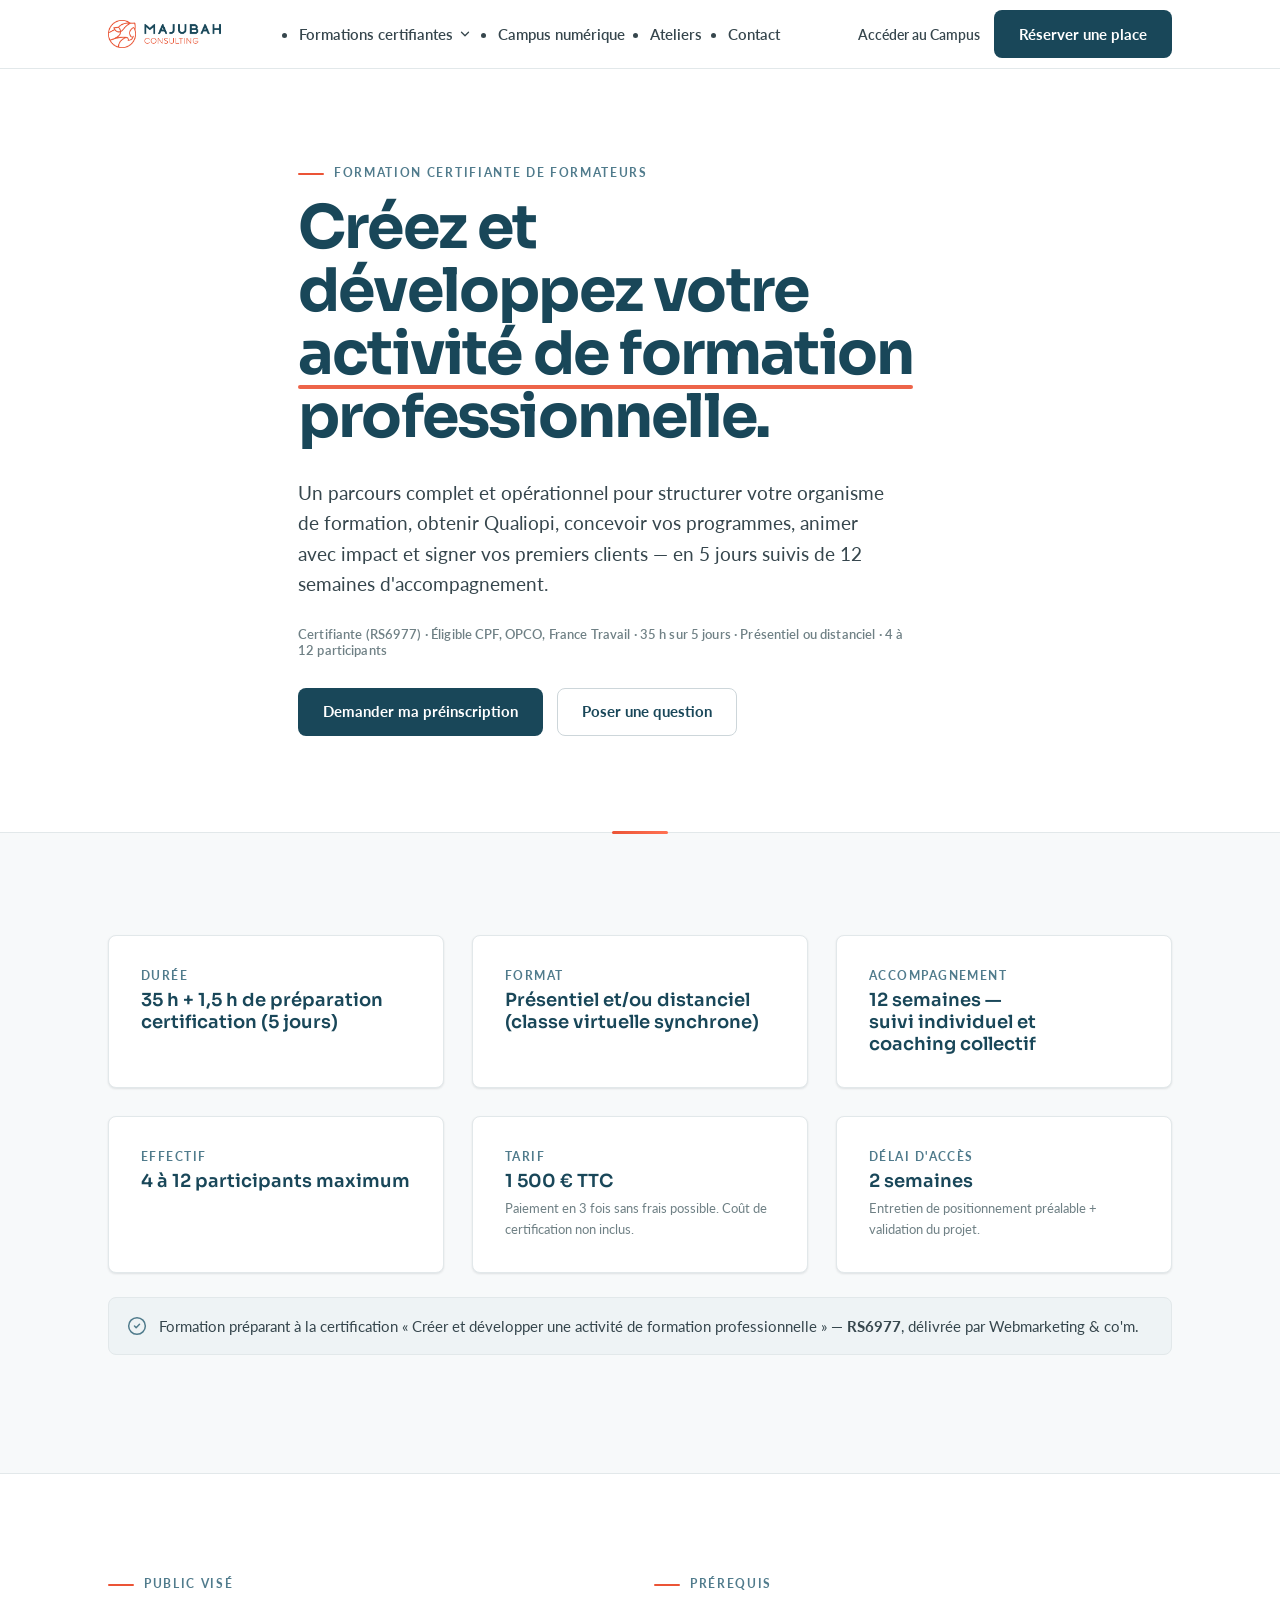
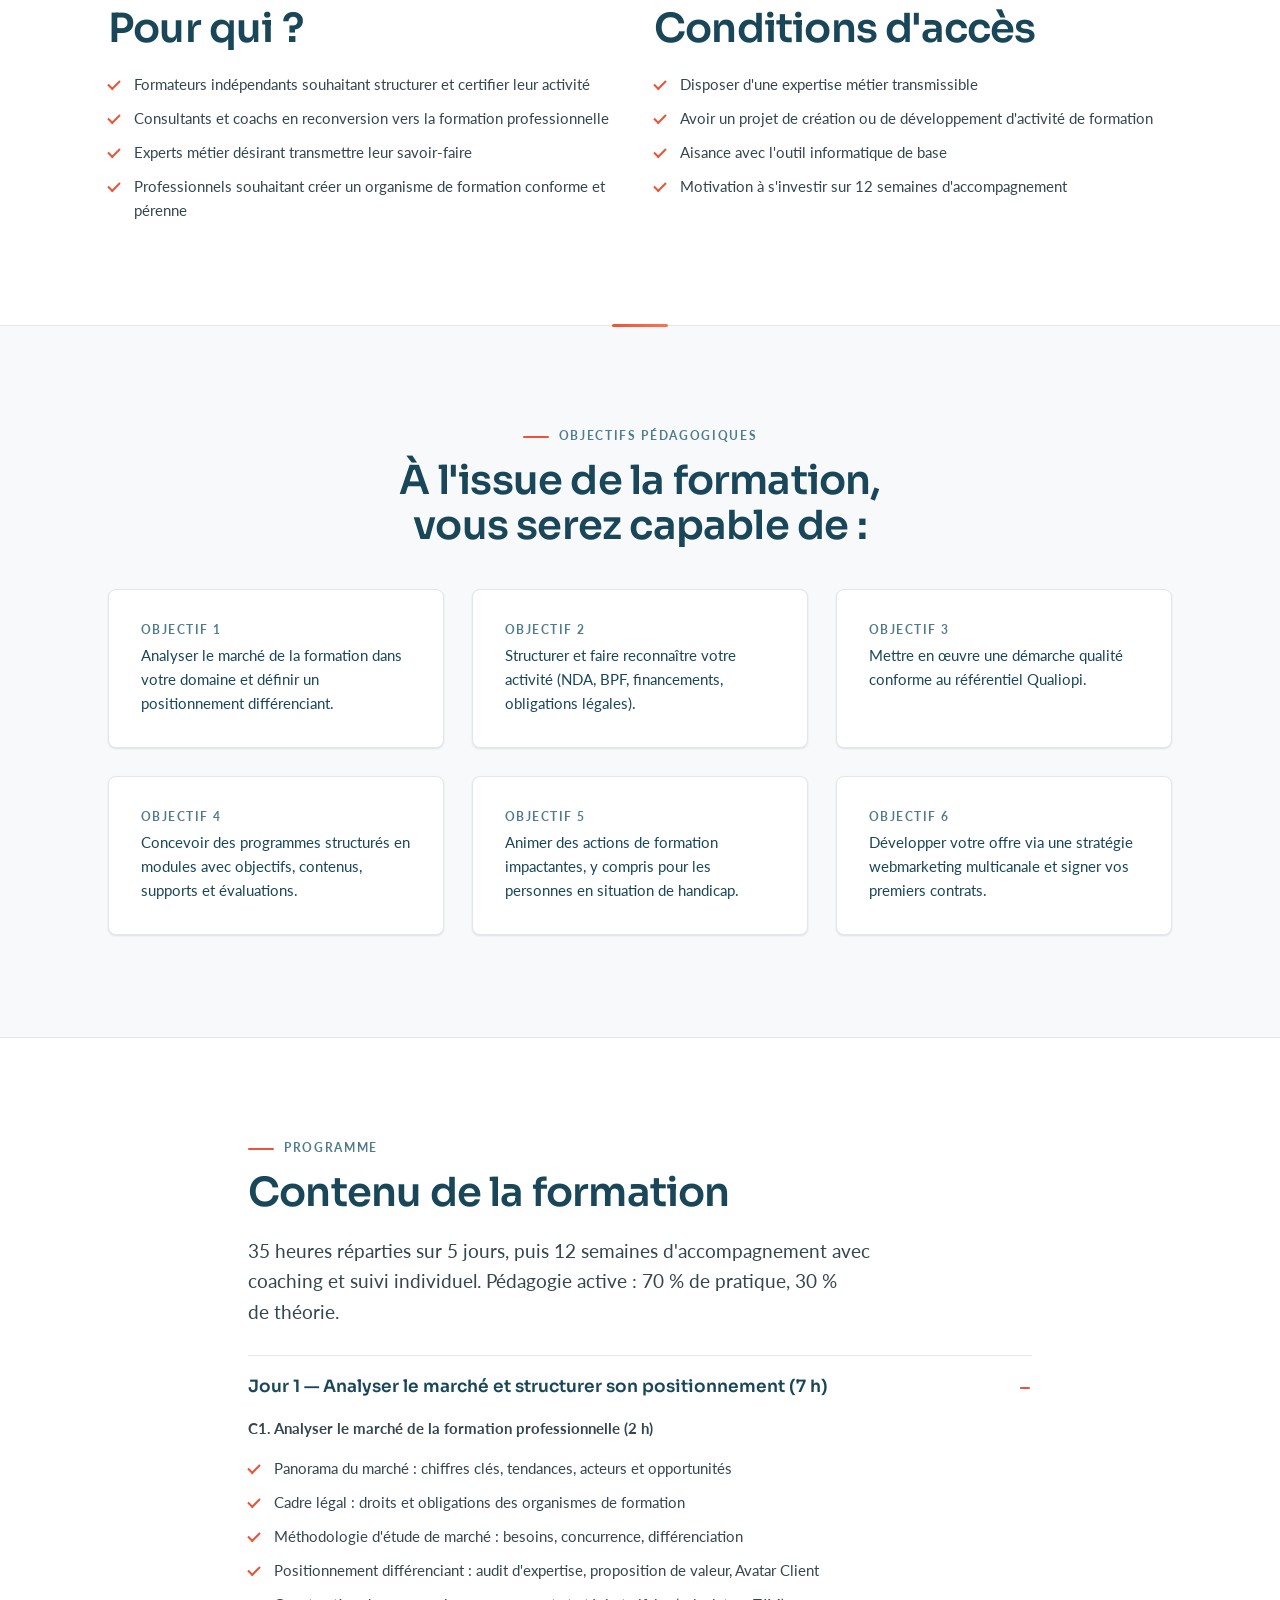
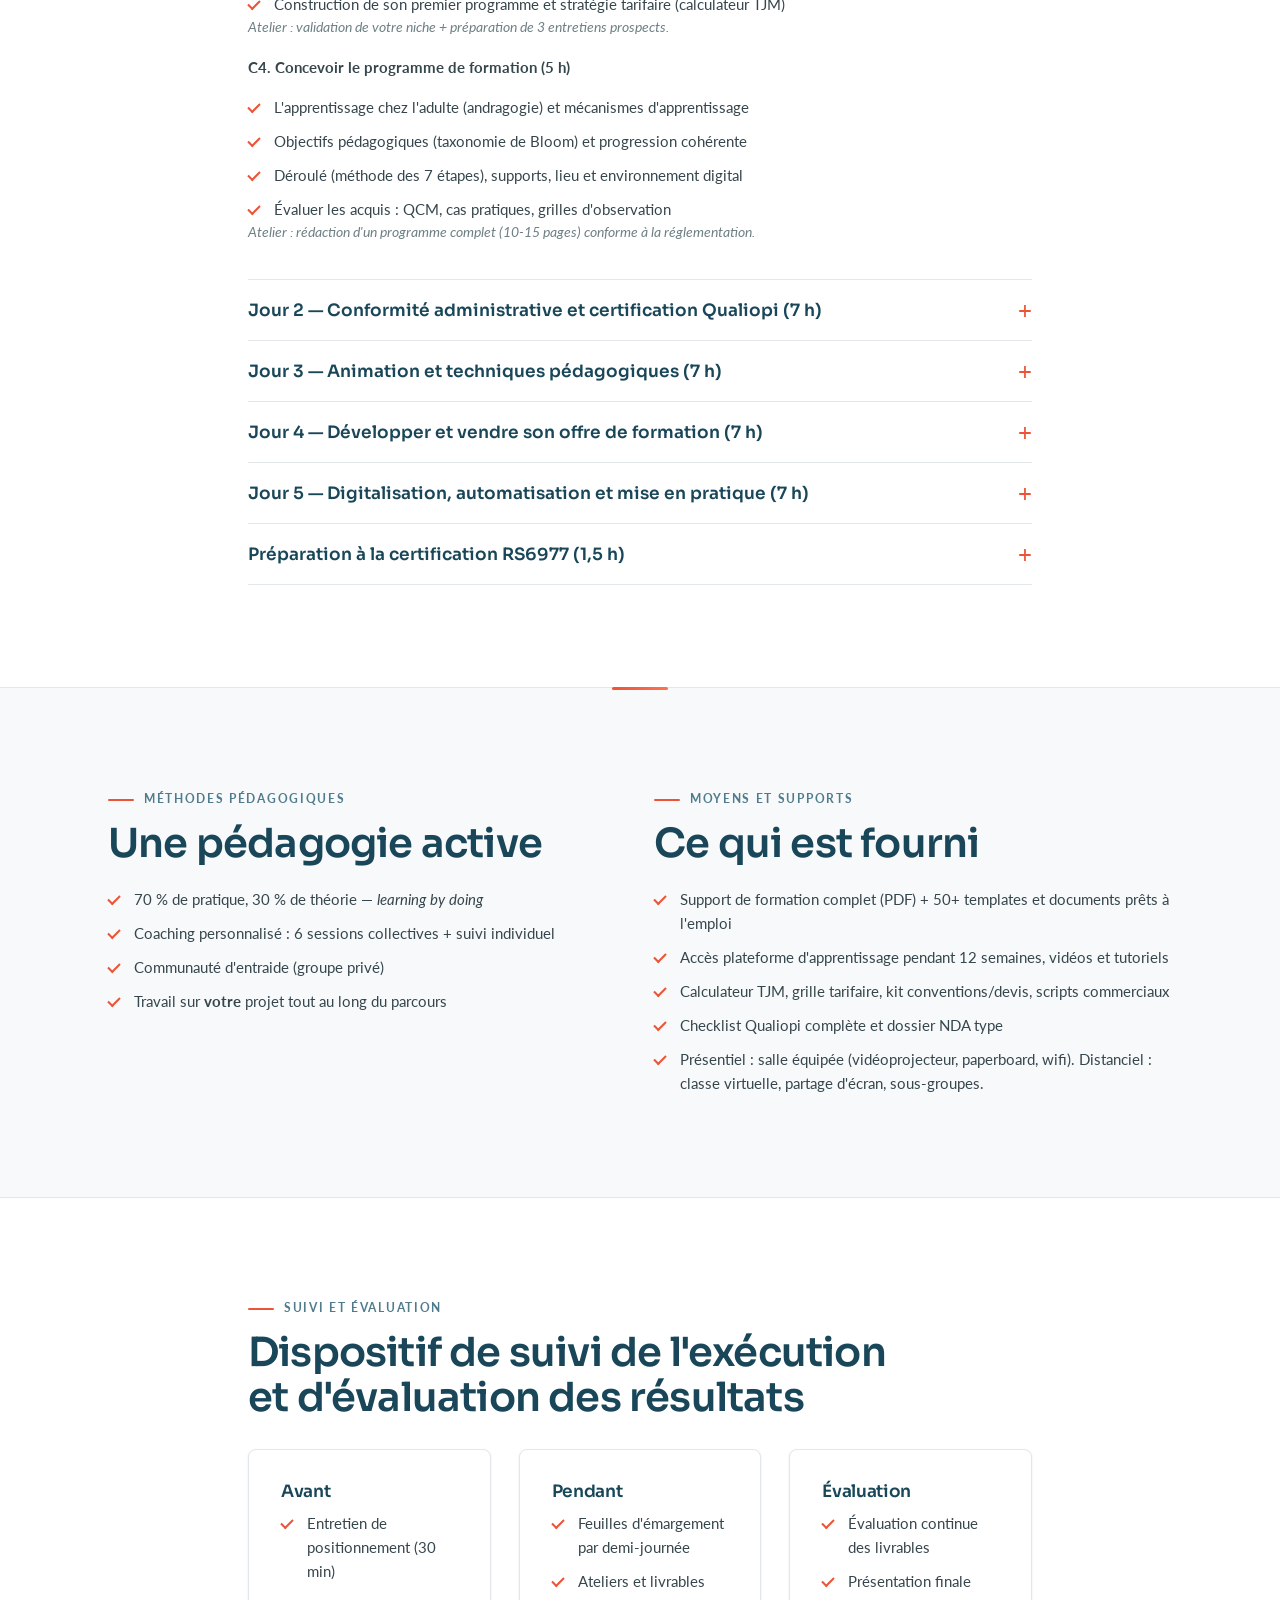
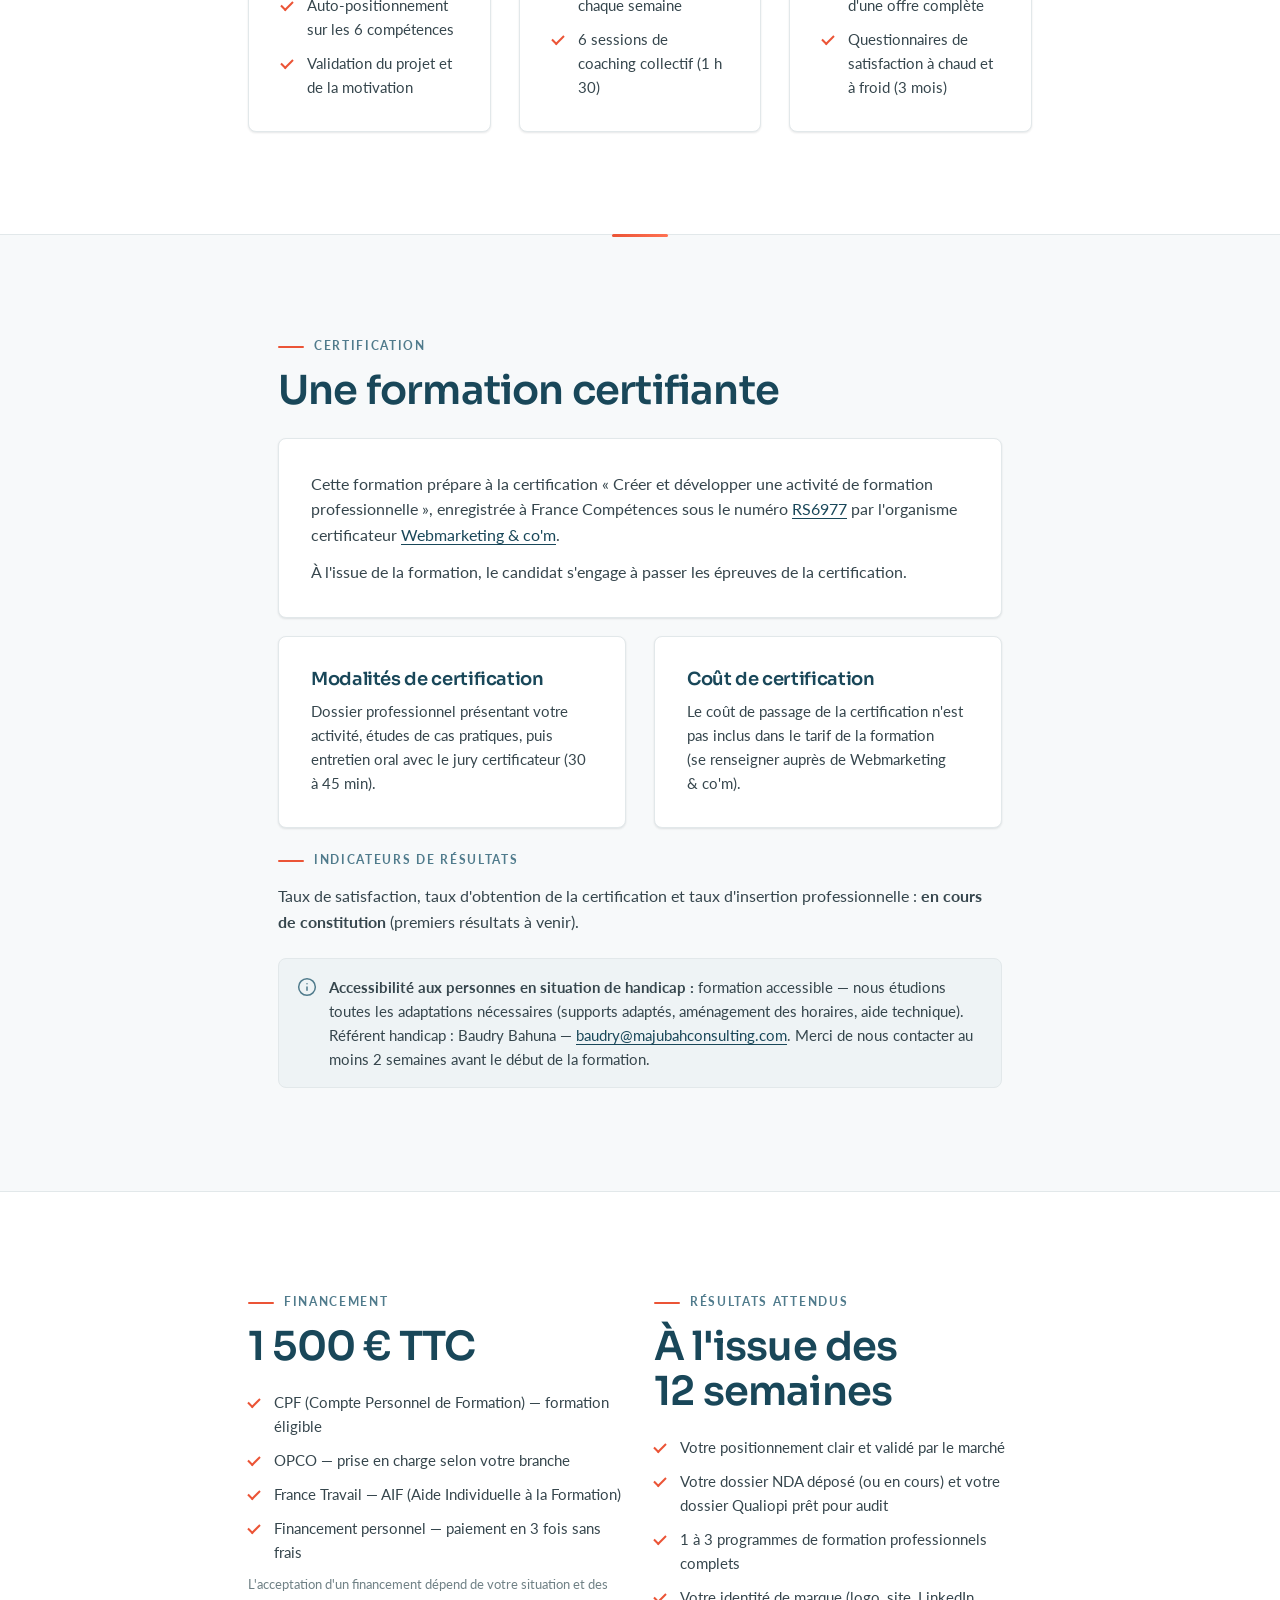
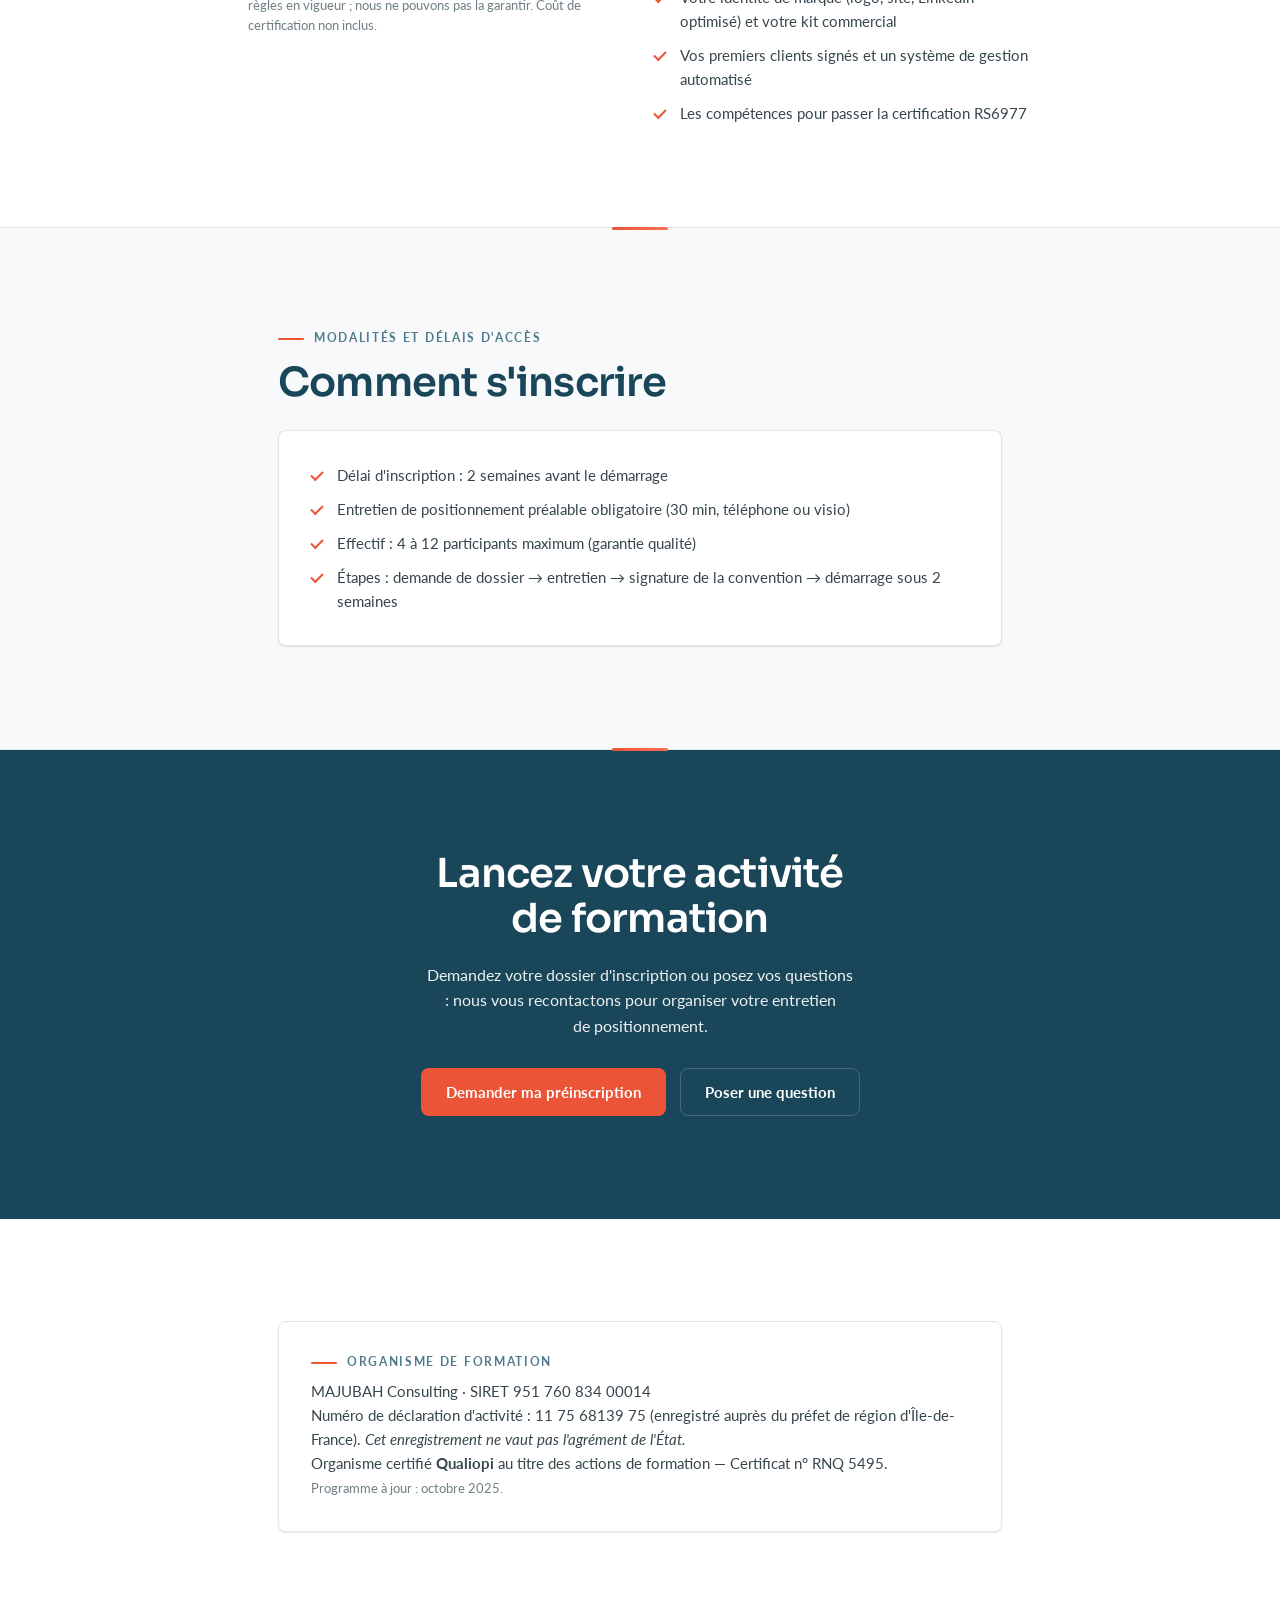
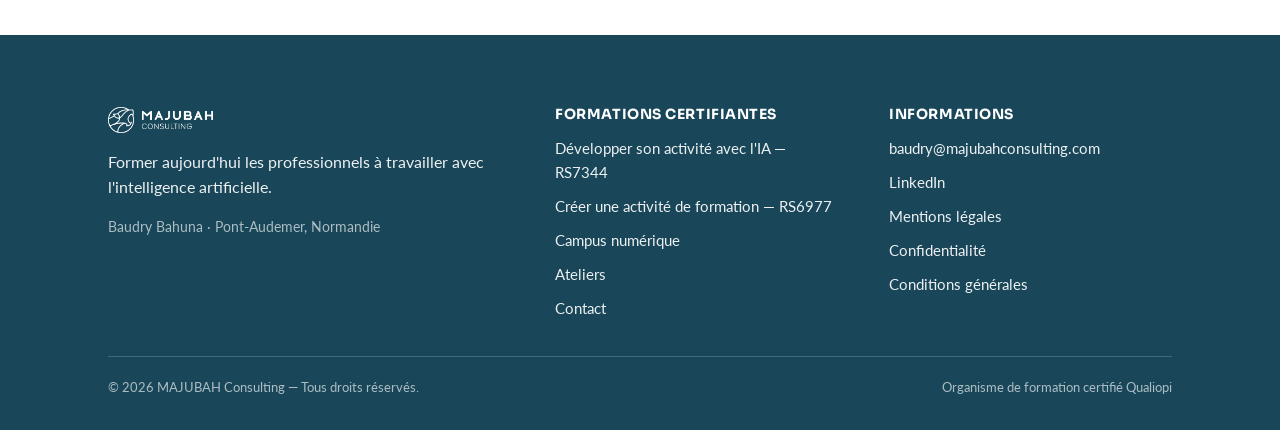
<file: formation-creer-activite-formation.html>
<!DOCTYPE html>
<html lang="fr">
<head>
  <meta charset="utf-8">
  <meta name="viewport" content="width=device-width, initial-scale=1">
  <title>Formation de formateurs — Créer et développer une activité de formation (RS6977) | MAJUBAH</title>
  <meta name="description" content="Formation certifiante RS6977 : créez et développez votre activité de formation professionnelle. 5 jours + 12 semaines d'accompagnement. Éligible CPF, OPCO, France Travail.">
  <link rel="canonical" href="https://majubah-consulting.github.io/sitebaudry/formation-creer-activite-formation.html">
  <meta property="og:type" content="website">
  <meta property="og:title" content="Formation de formateurs — Créer et développer une activité de formation (RS6977) | MAJUBAH">
  <meta property="og:description" content="Formation certifiante RS6977 pour structurer, certifier (Qualiopi) et développer votre activité de formation.">
  <meta property="og:locale" content="fr_FR">
  <link rel="stylesheet" href="_ds/majubah-consulting-design-system-a0b60080-30af-45d8-a878-bd93d04e39d7/tokens/fonts.css">
  <link rel="stylesheet" href="_ds/majubah-consulting-design-system-a0b60080-30af-45d8-a878-bd93d04e39d7/tokens/colors.css">
  <link rel="stylesheet" href="assets/site.css?v=4">
  <script defer src="assets/site.config.js"></script>
  <script defer src="assets/site.js?v=4"></script>
</head>
<body>
<a class="skip-link" href="#main">Aller au contenu</a>

<header class="site-header">
  <div class="container">
    <nav class="nav" data-open="false" aria-label="Navigation principale">
      <a class="nav__logo" href="index.html" aria-label="MAJUBAH Consulting — accueil"><img src="assets/logo/majubah-horizontal.png" alt="MAJUBAH Consulting"></a>
      <ul class="nav__menu" role="list">
        <li class="nav__has-sub">
          <button type="button" class="nav__sub-toggle" aria-expanded="false" aria-haspopup="true">Formations certifiantes <svg class="nav__chev" width="14" height="14" viewBox="0 0 24 24" fill="none" stroke="currentColor" stroke-width="2.2" stroke-linecap="round" stroke-linejoin="round" aria-hidden="true"><path d="M6 9l6 6 6-6"/></svg></button>
          <ul class="nav__sub" role="list">
            <li><a class="nav__link" href="formation-ia.html">Développer son activité avec l'IA<small>Certifiante · RS7344</small></a></li>
            <li><a class="nav__link" href="formation-creer-activite-formation.html">Créer une activité de formation<small>Certifiante · RS6977</small></a></li>
          </ul>
        </li>
        <li><a class="nav__link" href="campus-numerique.html">Campus numérique</a></li>
        <li><a class="nav__link" href="ateliers-ia.html">Ateliers</a></li>
        <li><a class="nav__link" href="contact.html">Contact</a></li>
      </ul>
      <div class="nav__cta">
        <a class="nav__campus" data-mjb-href="campusUrl" href="https://majubah.teachizy.fr/formations/campus-ia" rel="noopener">Accéder au Campus</a>
        <a class="btn btn--primary" href="reserver.html">Réserver une place</a>
      </div>
      <button class="nav__toggle" type="button" aria-expanded="false" aria-controls="nav-menu" aria-label="Ouvrir le menu"><svg width="22" height="22" viewBox="0 0 24 24" fill="none" stroke="currentColor" stroke-width="2" stroke-linecap="round"><path d="M3 6h18M3 12h18M3 18h18"/></svg></button>
    </nav>
  </div>
</header>

<main id="main">

  <!-- HERO -->
  <section class="hero">
    <div class="container reveal" style="max-width:780px;">
      <p class="eyebrow">Formation certifiante de formateurs</p>
      <h1>Créez et développez votre <span class="u-corail">activité de formation</span> professionnelle.</h1>
      <p class="lead">Un parcours complet et opérationnel pour structurer votre organisme de formation, obtenir Qualiopi, concevoir vos programmes, animer avec impact et signer vos premiers clients — en 5 jours suivis de 12 semaines d'accompagnement.</p>
      <p class="hero__badges">Certifiante (RS6977)&nbsp;· Éligible CPF, OPCO, France Travail&nbsp;· 35 h sur 5 jours&nbsp;· Présentiel ou distanciel&nbsp;· 4 à 12 participants</p>
      <div class="btn-row" style="margin-top:30px;">
        <a class="btn btn--primary" href="reserver.html?formation=formateurs">Demander ma préinscription</a>
        <a class="btn btn--secondary" href="contact.html">Poser une question</a>
      </div>
    </div>
  </section>

  <!-- INFOS ESSENTIELLES -->
  <section class="section section--muted">
    <div class="container">
      <div class="grid grid--3 reveal">
        <div class="card"><div class="card__day">Durée</div><p style="margin:0;font:600 18px var(--font-display);color:var(--text-strong);">35 h + 1,5 h de préparation certification (5 jours)</p></div>
        <div class="card"><div class="card__day">Format</div><p style="margin:0;font:600 18px var(--font-display);color:var(--text-strong);">Présentiel et/ou distanciel (classe virtuelle synchrone)</p></div>
        <div class="card"><div class="card__day">Accompagnement</div><p style="margin:0;font:600 18px var(--font-display);color:var(--text-strong);">12 semaines — suivi individuel et coaching collectif</p></div>
        <div class="card"><div class="card__day">Effectif</div><p style="margin:0;font:600 18px var(--font-display);color:var(--text-strong);">4 à 12 participants maximum</p></div>
        <div class="card"><div class="card__day">Tarif</div><p style="margin:0;font:600 18px var(--font-display);color:var(--text-strong);">1 500 € TTC</p><p class="muted" style="font-size:13px;margin:6px 0 0;">Paiement en 3 fois sans frais possible. Coût de certification non inclus.</p></div>
        <div class="card"><div class="card__day">Délai d'accès</div><p style="margin:0;font:600 18px var(--font-display);color:var(--text-strong);">2 semaines</p><p class="muted" style="font-size:13px;margin:6px 0 0;">Entretien de positionnement préalable + validation du projet.</p></div>
      </div>
      <p class="note reveal">
        <svg viewBox="0 0 24 24" fill="none" stroke="currentColor" stroke-width="1.8" stroke-linecap="round" stroke-linejoin="round"><path d="M9 12l2 2 4-4"/><circle cx="12" cy="12" r="10"/></svg>
        <span>Formation préparant à la certification « Créer et développer une activité de formation professionnelle » — <strong>RS6977</strong>, délivrée par Webmarketing &amp; co'm.</span>
      </p>
    </div>
  </section>

  <!-- PUBLIC & PRÉREQUIS -->
  <section class="section">
    <div class="container grid grid--2">
      <div class="reveal">
        <p class="eyebrow">Public visé</p>
        <h2>Pour qui ?</h2>
        <ul class="list-check" style="margin-top:14px;">
          <li>Formateurs indépendants souhaitant structurer et certifier leur activité</li>
          <li>Consultants et coachs en reconversion vers la formation professionnelle</li>
          <li>Experts métier désirant transmettre leur savoir-faire</li>
          <li>Professionnels souhaitant créer un organisme de formation conforme et pérenne</li>
        </ul>
      </div>
      <div class="reveal">
        <p class="eyebrow">Prérequis</p>
        <h2>Conditions d'accès</h2>
        <ul class="list-check" style="margin-top:14px;">
          <li>Disposer d'une expertise métier transmissible</li>
          <li>Avoir un projet de création ou de développement d'activité de formation</li>
          <li>Aisance avec l'outil informatique de base</li>
          <li>Motivation à s'investir sur 12 semaines d'accompagnement</li>
        </ul>
      </div>
    </div>
  </section>

  <!-- OBJECTIFS PÉDAGOGIQUES -->
  <section class="section section--muted">
    <div class="container">
      <div class="center reveal" style="max-width:720px;margin-inline:auto;"><p class="eyebrow">Objectifs pédagogiques</p><h2>À l'issue de la formation, vous serez capable de :</h2></div>
      <div class="grid grid--3 reveal" style="margin-top:40px;">
        <div class="card"><div class="card__day">Objectif 1</div><p style="margin:0;font-size:15px;color:var(--text-strong);">Analyser le marché de la formation dans votre domaine et définir un positionnement différenciant.</p></div>
        <div class="card"><div class="card__day">Objectif 2</div><p style="margin:0;font-size:15px;color:var(--text-strong);">Structurer et faire reconnaître votre activité (NDA, BPF, financements, obligations légales).</p></div>
        <div class="card"><div class="card__day">Objectif 3</div><p style="margin:0;font-size:15px;color:var(--text-strong);">Mettre en œuvre une démarche qualité conforme au référentiel Qualiopi.</p></div>
        <div class="card"><div class="card__day">Objectif 4</div><p style="margin:0;font-size:15px;color:var(--text-strong);">Concevoir des programmes structurés en modules avec objectifs, contenus, supports et évaluations.</p></div>
        <div class="card"><div class="card__day">Objectif 5</div><p style="margin:0;font-size:15px;color:var(--text-strong);">Animer des actions de formation impactantes, y compris pour les personnes en situation de handicap.</p></div>
        <div class="card"><div class="card__day">Objectif 6</div><p style="margin:0;font-size:15px;color:var(--text-strong);">Développer votre offre via une stratégie webmarketing multicanale et signer vos premiers contrats.</p></div>
      </div>
    </div>
  </section>

  <!-- PROGRAMME -->
  <section class="section">
    <div class="container" style="max-width:880px;">
      <div class="reveal"><p class="eyebrow">Programme</p><h2>Contenu de la formation</h2><p class="lead" style="margin-top:10px;">35 heures réparties sur 5 jours, puis 12 semaines d'accompagnement avec coaching et suivi individuel. Pédagogie active : 70 % de pratique, 30 % de théorie.</p></div>
      <div class="accordion reveal" style="margin-top:28px;">
        <details open>
          <summary>Jour 1 — Analyser le marché et structurer son positionnement (7 h)</summary>
          <div>
            <p><strong>C1. Analyser le marché de la formation professionnelle (2 h)</strong></p>
            <ul class="list-check">
              <li>Panorama du marché : chiffres clés, tendances, acteurs et opportunités</li>
              <li>Cadre légal : droits et obligations des organismes de formation</li>
              <li>Méthodologie d'étude de marché : besoins, concurrence, différenciation</li>
              <li>Positionnement différenciant : audit d'expertise, proposition de valeur, Avatar Client</li>
              <li>Construction de son premier programme et stratégie tarifaire (calculateur TJM)</li>
            </ul>
            <p class="muted" style="font-size:14px;"><em>Atelier : validation de votre niche + préparation de 3 entretiens prospects.</em></p>
            <p style="margin-top:14px;"><strong>C4. Concevoir le programme de formation (5 h)</strong></p>
            <ul class="list-check">
              <li>L'apprentissage chez l'adulte (andragogie) et mécanismes d'apprentissage</li>
              <li>Objectifs pédagogiques (taxonomie de Bloom) et progression cohérente</li>
              <li>Déroulé (méthode des 7 étapes), supports, lieu et environnement digital</li>
              <li>Évaluer les acquis : QCM, cas pratiques, grilles d'observation</li>
            </ul>
            <p class="muted" style="font-size:14px;"><em>Atelier : rédaction d'un programme complet (10-15 pages) conforme à la réglementation.</em></p>
          </div>
        </details>
        <details>
          <summary>Jour 2 — Conformité administrative et certification Qualiopi (7 h)</summary>
          <div>
            <p><strong>C2. Structurer et faire reconnaître son activité (5 h)</strong></p>
            <ul class="list-check">
              <li>Obligations légales et documents contractuels et pédagogiques obligatoires</li>
              <li>Monter son dossier de déclaration d'activité (NDA) auprès de la DREETS/DDETS</li>
              <li>Bilan pédagogique et financier (BPF) et règles de communication</li>
              <li>Panorama des financements (CPF, OPCO, France Travail, Régions, FAF)</li>
              <li>Spécificités comptables et outils digitaux de gestion d'un OF</li>
            </ul>
            <p class="muted" style="font-size:14px;"><em>Atelier : constitution de votre dossier NDA + kit documentaire (conventions, devis, attestations).</em></p>
            <p style="margin-top:14px;"><strong>C3. Mettre en œuvre une démarche qualité (2 h)</strong></p>
            <ul class="list-check">
              <li>Le Référentiel National Qualité et la certification Qualiopi</li>
              <li>Les 7 critères et 32 indicateurs : application pratique</li>
              <li>Cycle de certification, choix du certificateur, dossier de preuves</li>
              <li>Préparation à l'audit et gestion des non-conformités</li>
            </ul>
            <p class="muted" style="font-size:14px;"><em>Atelier : auto-diagnostic Qualiopi + préparation du dossier de preuves par indicateur.</em></p>
          </div>
        </details>
        <details>
          <summary>Jour 3 — Animation et techniques pédagogiques (7 h)</summary>
          <div>
            <p><strong>C5. Animer les actions de formation (7 h)</strong></p>
            <ul class="list-check">
              <li>Posture, légitimité et compétences clés du formateur</li>
              <li>Communication verbale et non-verbale, gestion du stress</li>
              <li>Les phases clés d'une formation : ouverture, transitions, clôture</li>
              <li>Techniques d'animation participatives et outils interactifs</li>
              <li>Climat d'apprentissage, gestion de groupe et situations délicates</li>
              <li>Évaluation de la satisfaction, mesure des acquis, suivi post-formation</li>
              <li>Accessibilité et adaptation pour les personnes en situation de handicap</li>
            </ul>
            <p class="muted" style="font-size:14px;"><em>Atelier : simulation d'animation (10 min) avec feedback + création de votre kit d'animation.</em></p>
          </div>
        </details>
        <details>
          <summary>Jour 4 — Développer et vendre son offre de formation (7 h)</summary>
          <div>
            <p><strong>C6. Définir un plan de développement de l'offre (7 h)</strong></p>
            <ul class="list-check">
              <li>Webmarketing appliqué à la formation : funnel de conversion</li>
              <li>Identité de marque, site vitrine one-page et SEO de base</li>
              <li>Profil LinkedIn, email marketing et contenus optimisés Google</li>
              <li>Réseaux sociaux, catalogues (Mon Compte Formation) et annuaires</li>
              <li>Suivi commercial (CRM), scripts, RDV qui convertit, traitement des objections</li>
              <li>Prospection multicanale et démarchage OPCO, écoles &amp; CFA</li>
            </ul>
            <p class="muted" style="font-size:14px;"><em>Atelier : argumentaire commercial, scripts de prise de contact et tunnel de vente complet.</em></p>
          </div>
        </details>
        <details>
          <summary>Jour 5 — Digitalisation, automatisation et mise en pratique (7 h)</summary>
          <div>
            <p><strong>Digitalisation et automatisation de son activité (3 h)</strong></p>
            <ul class="list-check">
              <li>Outils indispensables (Digiforma, Google Workspace, CRM)</li>
              <li>Automatiser la gestion administrative (conventions, convocations, attestations)</li>
              <li>Utiliser l'IA pour gagner du temps sur les supports et contenus</li>
            </ul>
            <p style="margin-top:14px;"><strong>Mise en pratique &amp; plan d'action (4 h)</strong></p>
            <ul class="list-check">
              <li>Plan de développement sur 3 à 6 mois (objectifs SMART, KPIs)</li>
              <li>Plan marketing et de prospection multicanale</li>
              <li>Évaluation finale : présentation d'une offre complète avec livrables</li>
            </ul>
            <p class="muted" style="font-size:14px;"><em>Atelier final : présentation orale de votre projet complet (15 min) avec feedback.</em></p>
          </div>
        </details>
        <details>
          <summary>Préparation à la certification RS6977 (1,5 h)</summary>
          <div>
            <ul class="list-check">
              <li>Cas pratiques et mises en situation fournis par Webmarketing &amp; co'm</li>
              <li>Constitution du dossier professionnel (parcours, preuves, choix pédagogiques)</li>
              <li>Simulation d'entretien avec le jury</li>
              <li>Checklist finale de validation et planification du passage</li>
            </ul>
          </div>
        </details>
      </div>
    </div>
  </section>

  <!-- MÉTHODES & MOYENS -->
  <section class="section section--muted">
    <div class="container">
      <div class="grid grid--2">
        <div class="reveal">
          <p class="eyebrow">Méthodes pédagogiques</p>
          <h2>Une pédagogie active</h2>
          <ul class="list-check" style="margin-top:14px;">
            <li>70 % de pratique, 30 % de théorie — <em>learning by doing</em></li>
            <li>Coaching personnalisé : 6 sessions collectives + suivi individuel</li>
            <li>Communauté d'entraide (groupe privé)</li>
            <li>Travail sur <strong>votre</strong> projet tout au long du parcours</li>
          </ul>
        </div>
        <div class="reveal">
          <p class="eyebrow">Moyens et supports</p>
          <h2>Ce qui est fourni</h2>
          <ul class="list-check" style="margin-top:14px;">
            <li>Support de formation complet (PDF) + 50+ templates et documents prêts à l'emploi</li>
            <li>Accès plateforme d'apprentissage pendant 12 semaines, vidéos et tutoriels</li>
            <li>Calculateur TJM, grille tarifaire, kit conventions/devis, scripts commerciaux</li>
            <li>Checklist Qualiopi complète et dossier NDA type</li>
            <li>Présentiel : salle équipée (vidéoprojecteur, paperboard, wifi). Distanciel : classe virtuelle, partage d'écran, sous-groupes.</li>
          </ul>
        </div>
      </div>
    </div>
  </section>

  <!-- SUIVI & ÉVALUATION -->
  <section class="section">
    <div class="container" style="max-width:880px;">
      <div class="reveal"><p class="eyebrow">Suivi et évaluation</p><h2>Dispositif de suivi de l'exécution et d'évaluation des résultats</h2></div>
      <div class="grid grid--3 reveal" style="margin-top:28px;">
        <div class="card"><h3 style="font-size:17px;">Avant</h3><ul class="list-check" style="margin-top:10px;"><li>Entretien de positionnement (30 min)</li><li>Auto-positionnement sur les 6 compétences</li><li>Validation du projet et de la motivation</li></ul></div>
        <div class="card"><h3 style="font-size:17px;">Pendant</h3><ul class="list-check" style="margin-top:10px;"><li>Feuilles d'émargement par demi-journée</li><li>Ateliers et livrables chaque semaine</li><li>6 sessions de coaching collectif (1 h 30)</li></ul></div>
        <div class="card"><h3 style="font-size:17px;">Évaluation</h3><ul class="list-check" style="margin-top:10px;"><li>Évaluation continue des livrables</li><li>Présentation finale d'une offre complète</li><li>Questionnaires de satisfaction à chaud et à froid (3 mois)</li></ul></div>
      </div>
    </div>
  </section>

  <!-- CERTIFICATION RS6977 -->
  <section class="section section--muted" id="certification">
    <div class="container" style="max-width:820px;">
      <div class="reveal"><p class="eyebrow">Certification</p><h2>Une formation certifiante</h2></div>
      <div class="card reveal" style="margin-top:24px;">
        <p style="margin:0;">Cette formation prépare à la certification « Créer et développer une activité de formation professionnelle », enregistrée à France Compétences sous le numéro <a href="https://www.francecompetences.fr/recherche/rs/6977/" target="_blank" rel="noopener">RS6977</a> par l'organisme certificateur <a href="https://www.webmarketing-com.com" target="_blank" rel="noopener">Webmarketing &amp; co'm</a>.</p>
        <p style="margin:12px 0 0;">À l'issue de la formation, le candidat s'engage à passer les épreuves de la certification.</p>
      </div>
      <div class="grid grid--2 reveal" style="margin-top:18px;">
        <div class="card">
          <h3 style="font-size:18px;">Modalités de certification</h3>
          <p style="margin:10px 0 0;font-size:15px;">Dossier professionnel présentant votre activité, études de cas pratiques, puis entretien oral avec le jury certificateur (30 à 45 min).</p>
        </div>
        <div class="card">
          <h3 style="font-size:18px;">Coût de certification</h3>
          <p style="margin:10px 0 0;font-size:15px;">Le coût de passage de la certification n'est pas inclus dans le tarif de la formation (se renseigner auprès de Webmarketing &amp; co'm).</p>
        </div>
      </div>

      <div class="reveal" style="margin-top:24px;">
        <p class="eyebrow">Indicateurs de résultats</p>
        <p>Taux de satisfaction, taux d'obtention de la certification et taux d'insertion professionnelle : <strong>en cours de constitution</strong> (premiers résultats à venir).</p>
      </div>

      <div class="note reveal">
        <svg viewBox="0 0 24 24" fill="none" stroke="currentColor" stroke-width="1.8" stroke-linecap="round" stroke-linejoin="round"><circle cx="12" cy="12" r="10"/><path d="M12 16v-4M12 8h0"/></svg>
        <span><strong>Accessibilité aux personnes en situation de handicap :</strong> formation accessible — nous étudions toutes les adaptations nécessaires (supports adaptés, aménagement des horaires, aide technique). Référent handicap : Baudry Bahuna — <a data-mjb-href="email" href="mailto:baudry@majubahconsulting.com"><span data-mjb="email">baudry@majubahconsulting.com</span></a>. Merci de nous contacter au moins 2 semaines avant le début de la formation.</span>
      </div>
    </div>
  </section>

  <!-- FINANCEMENT & RÉSULTATS -->
  <section class="section">
    <div class="container" style="max-width:880px;">
      <div class="grid grid--2">
        <div class="reveal">
          <p class="eyebrow">Financement</p>
          <h2>1 500 € TTC</h2>
          <ul class="list-check" style="margin-top:14px;">
            <li>CPF (Compte Personnel de Formation) — formation éligible</li>
            <li>OPCO — prise en charge selon votre branche</li>
            <li>France Travail — AIF (Aide Individuelle à la Formation)</li>
            <li>Financement personnel — paiement en 3 fois sans frais</li>
          </ul>
          <p class="muted" style="font-size:13px;margin-top:10px;">L'acceptation d'un financement dépend de votre situation et des règles en vigueur ; nous ne pouvons pas la garantir. Coût de certification non inclus.</p>
        </div>
        <div class="reveal">
          <p class="eyebrow">Résultats attendus</p>
          <h2>À l'issue des 12 semaines</h2>
          <ul class="list-check" style="margin-top:14px;">
            <li>Votre positionnement clair et validé par le marché</li>
            <li>Votre dossier NDA déposé (ou en cours) et votre dossier Qualiopi prêt pour audit</li>
            <li>1 à 3 programmes de formation professionnels complets</li>
            <li>Votre identité de marque (logo, site, LinkedIn optimisé) et votre kit commercial</li>
            <li>Vos premiers clients signés et un système de gestion automatisé</li>
            <li>Les compétences pour passer la certification RS6977</li>
          </ul>
        </div>
      </div>
    </div>
  </section>

  <!-- MODALITÉS D'ACCÈS -->
  <section class="section section--muted">
    <div class="container" style="max-width:820px;">
      <div class="reveal"><p class="eyebrow">Modalités et délais d'accès</p><h2>Comment s'inscrire</h2></div>
      <div class="card reveal" style="margin-top:24px;">
        <ul class="list-check">
          <li>Délai d'inscription : 2 semaines avant le démarrage</li>
          <li>Entretien de positionnement préalable obligatoire (30 min, téléphone ou visio)</li>
          <li>Effectif : 4 à 12 participants maximum (garantie qualité)</li>
          <li>Étapes : demande de dossier → entretien → signature de la convention → démarrage sous 2 semaines</li>
        </ul>
      </div>
    </div>
  </section>

  <!-- CTA -->
  <section class="section section--navy center">
    <div class="container reveal" style="max-width:680px;">
      <h2>Lancez votre activité de formation</h2>
      <p style="color:var(--text-on-navy);margin-inline:auto;max-width:52ch;">Demandez votre dossier d'inscription ou posez vos questions : nous vous recontactons pour organiser votre entretien de positionnement.</p>
      <div class="btn-row center" style="margin-top:30px;">
        <a class="btn btn--accent" href="reserver.html?formation=formateurs">Demander ma préinscription</a>
        <a class="btn btn--ghost" href="contact.html">Poser une question</a>
      </div>
    </div>
  </section>

  <!-- MENTIONS ORGANISME -->
  <section class="section">
    <div class="container" style="max-width:820px;">
      <div class="card reveal">
        <p class="eyebrow" style="margin-bottom:10px;">Organisme de formation</p>
        <p style="margin:0;font-size:15px;color:var(--text-body);">
          MAJUBAH Consulting · SIRET 951 760 834 00014<br>
          Numéro de déclaration d'activité : 11 75 68139 75 (enregistré auprès du préfet de région d'Île-de-France). <em>Cet enregistrement ne vaut pas l'agrément de l'État.</em><br>
          Organisme certifié <strong>Qualiopi</strong> au titre des actions de formation — Certificat n° RNQ 5495.<br>
          <span class="muted" style="font-size:13px;">Programme à jour : octobre 2025.</span>
        </p>
      </div>
    </div>
  </section>

</main>

<footer class="site-footer">
  <div class="container">
    <div class="footer-grid">
      <div class="footer-brand">
        <img src="assets/logo/majubah-horizontal-white.png" alt="MAJUBAH Consulting">
        <p style="color:var(--text-on-navy);max-width:42ch;">Former aujourd'hui les professionnels à travailler avec l'intelligence artificielle.</p>
        <p style="color:var(--text-on-navy-muted);font-size:14px;">Baudry Bahuna · Pont-Audemer, Normandie</p>
      </div>
      <div class="footer-col"><h4>Formations certifiantes</h4><ul role="list">
        <li><a href="formation-ia.html">Développer son activité avec l'IA — RS7344</a></li>
        <li><a href="formation-creer-activite-formation.html">Créer une activité de formation — RS6977</a></li>
        <li><a href="campus-numerique.html">Campus numérique</a></li>
        <li><a href="ateliers-ia.html">Ateliers</a></li>
        <li><a href="contact.html">Contact</a></li>
      </ul></div>
      <div class="footer-col"><h4>Informations</h4><ul role="list">
        <li><a data-mjb-href="email" href="mailto:baudry@majubahconsulting.com"><span data-mjb="email">baudry@majubahconsulting.com</span></a></li>
        <li data-mjb-optional="linkedin"><a data-mjb-href="linkedin" href="#" rel="noopener" target="_blank">LinkedIn</a></li>
        <li><a href="mentions-legales.html">Mentions légales</a></li>
        <li><a href="politique-confidentialite.html">Confidentialité</a></li>
        <li><a href="conditions-generales.html">Conditions générales</a></li>
      </ul></div>
    </div>
    <div class="footer-bottom">
      <span>© <span data-year>2026</span> MAJUBAH Consulting — Tous droits réservés.</span>
      <span>Organisme de formation certifié Qualiopi</span>
    </div>
  </div>
</footer>

</body>
</html>
</file>
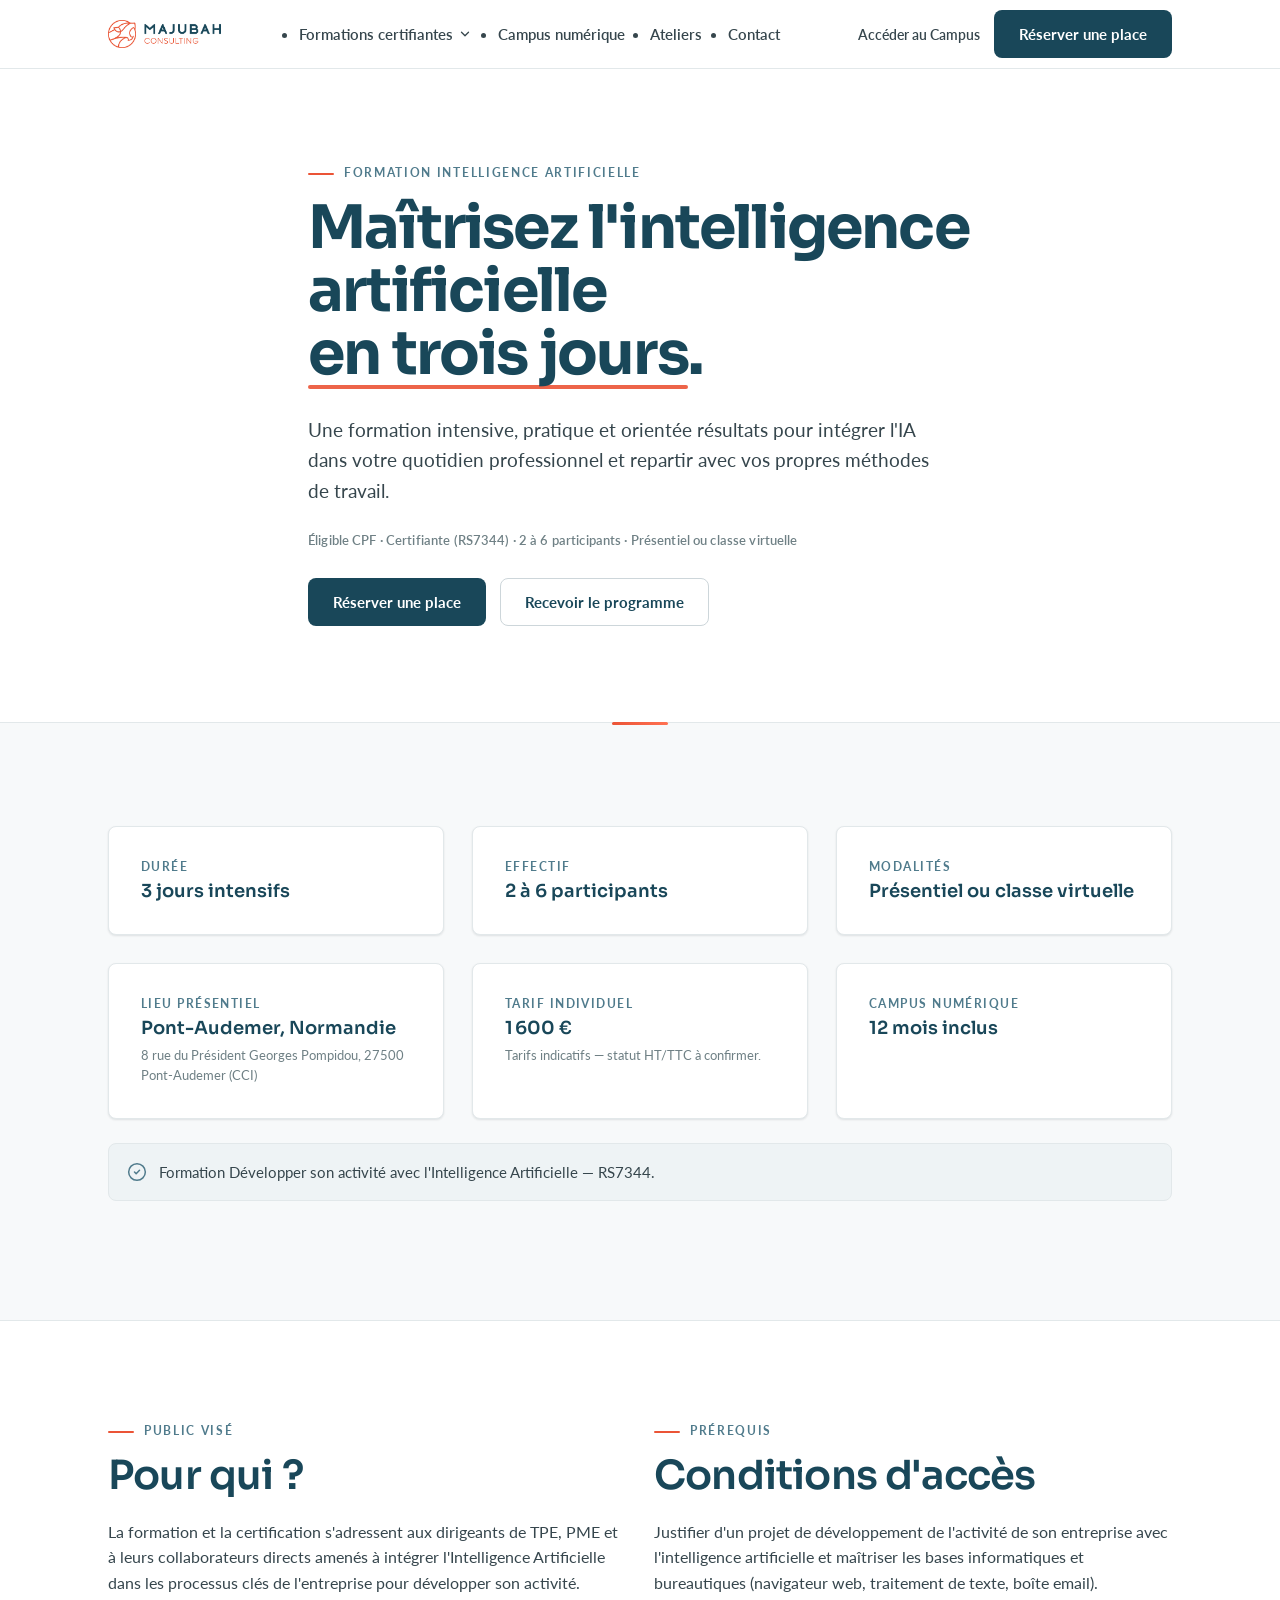
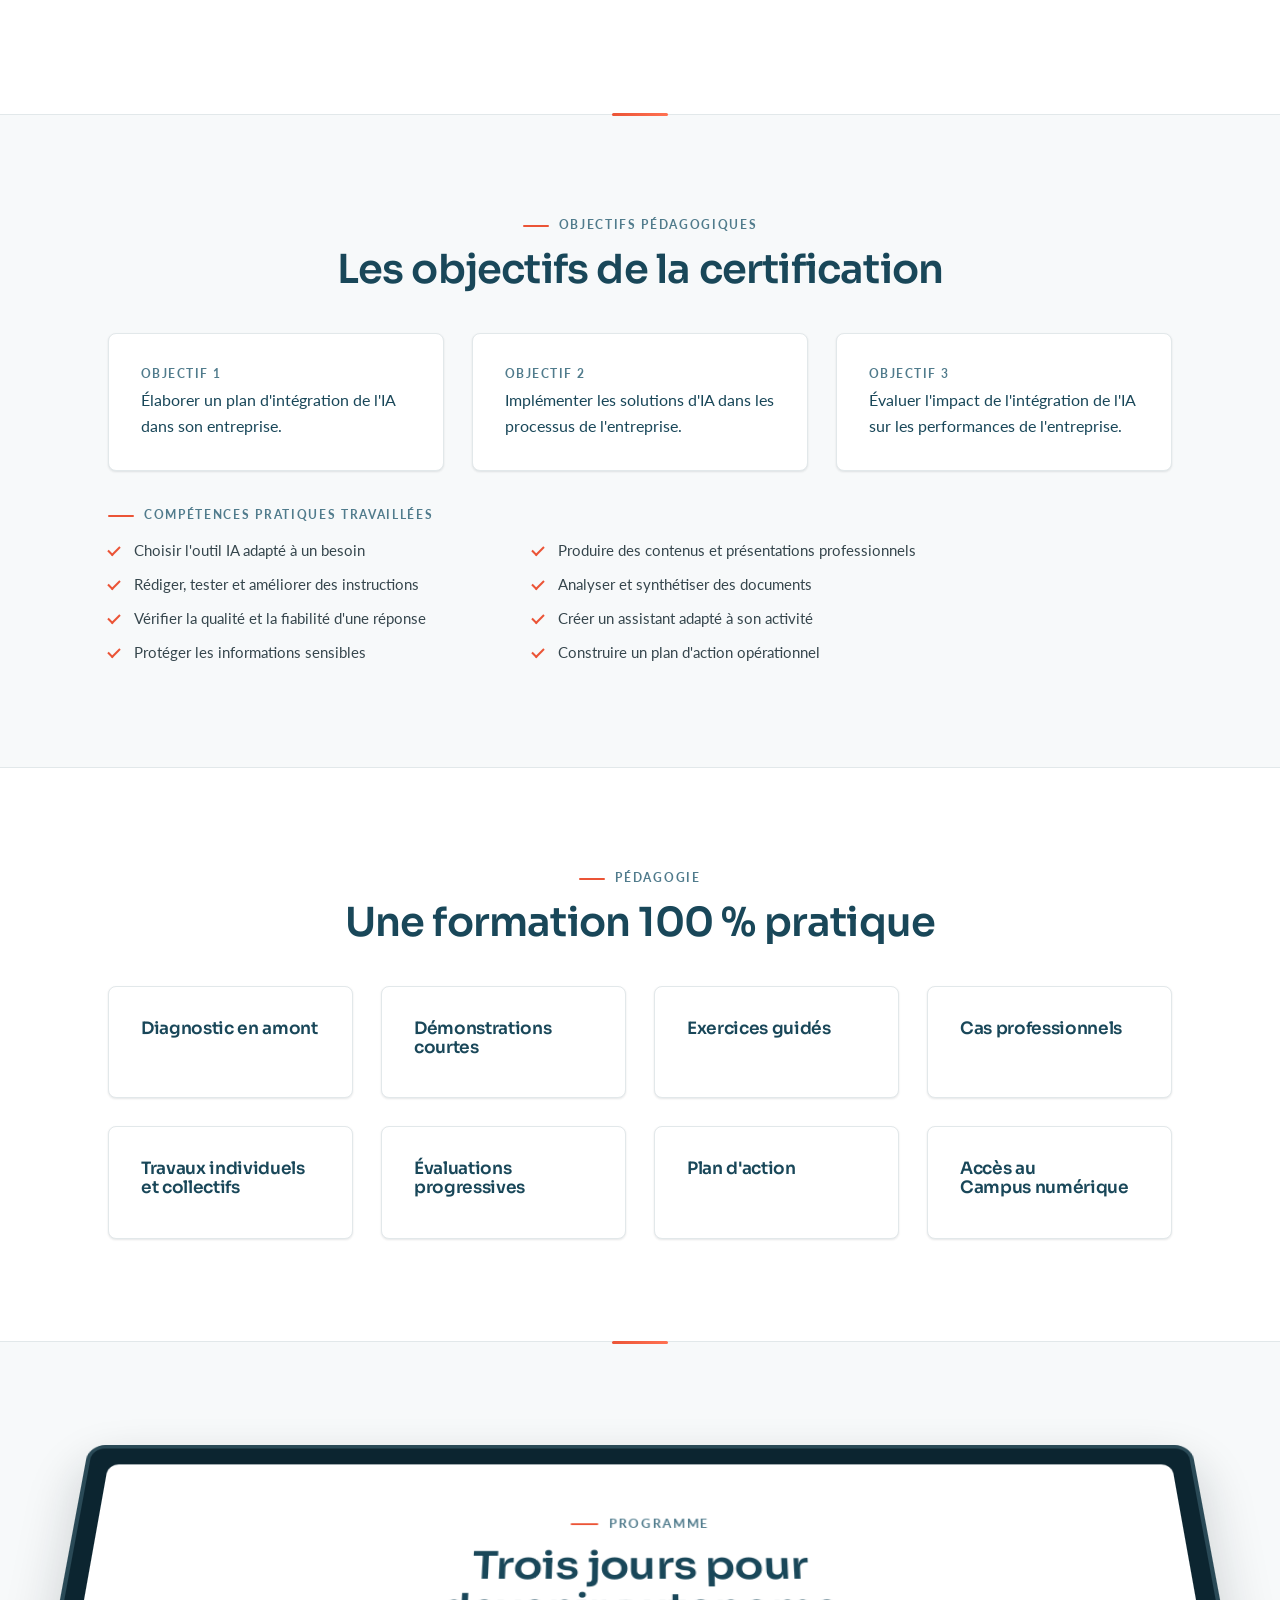
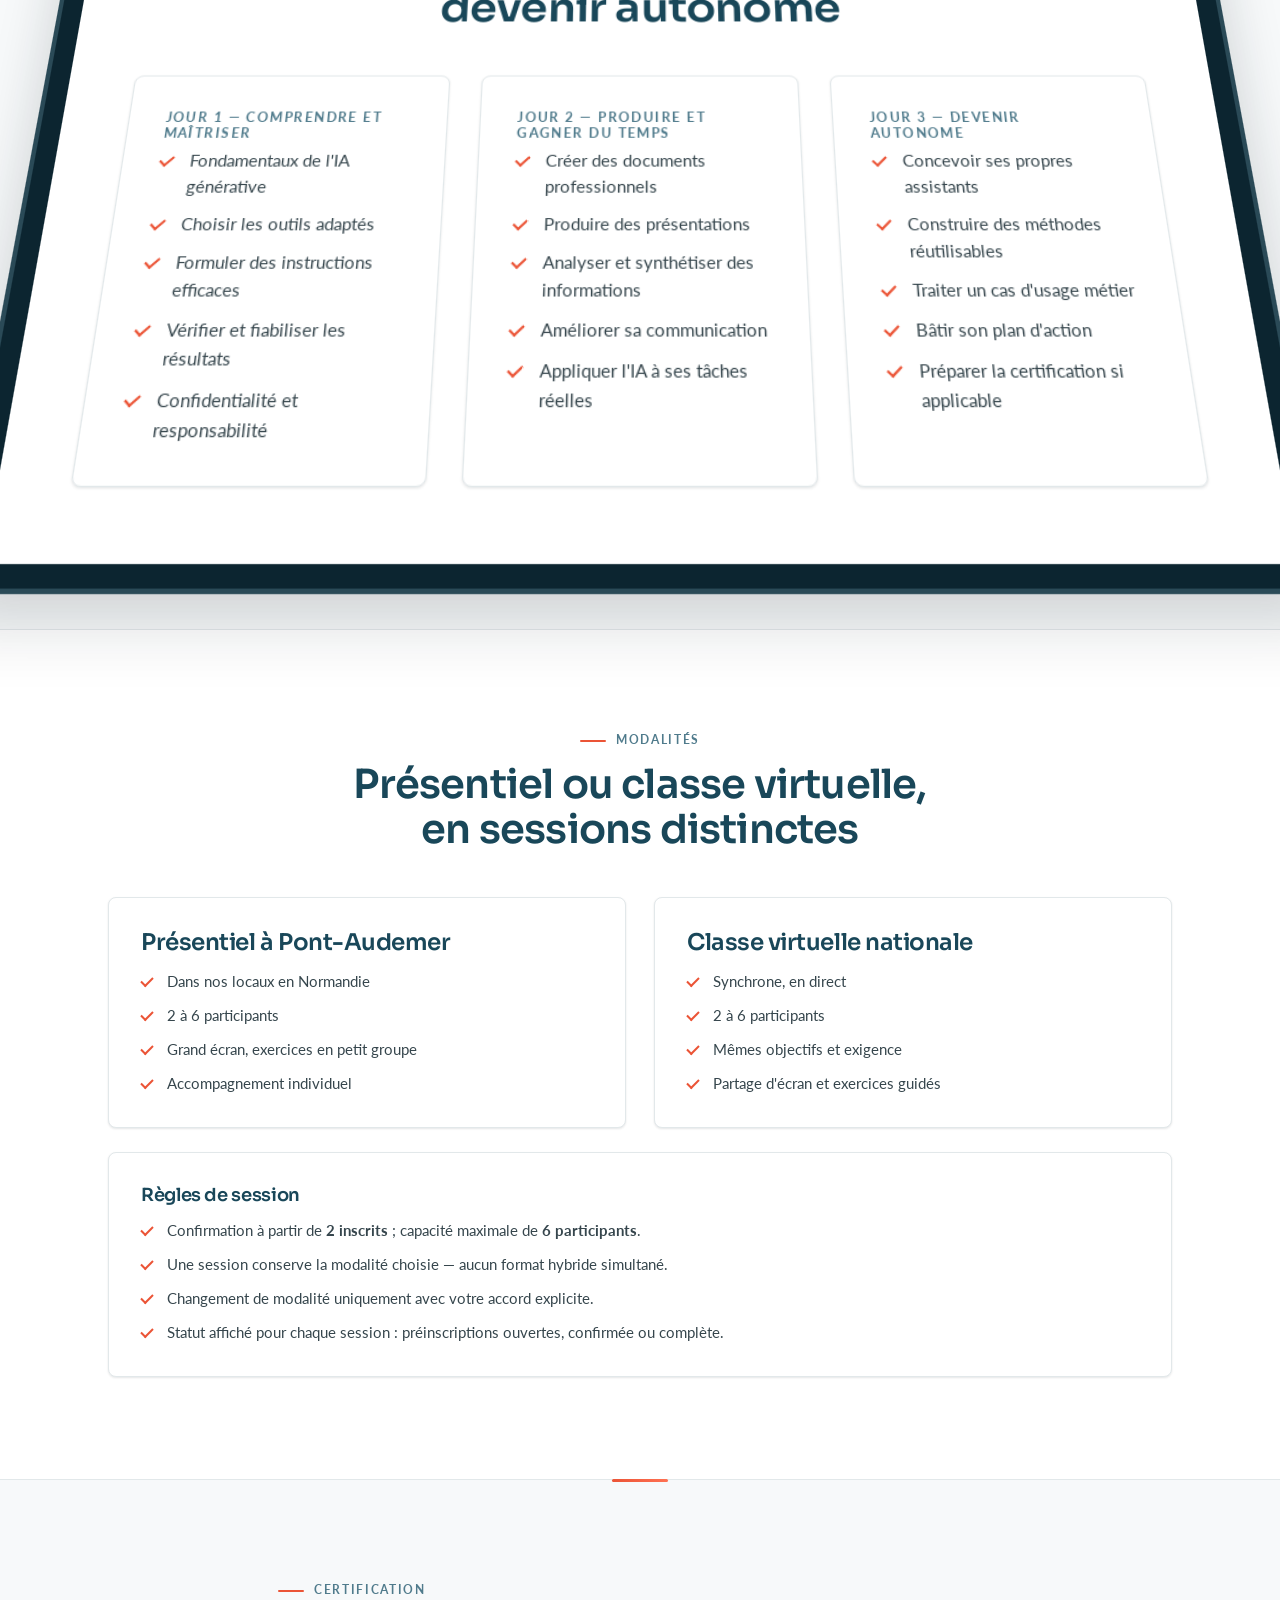
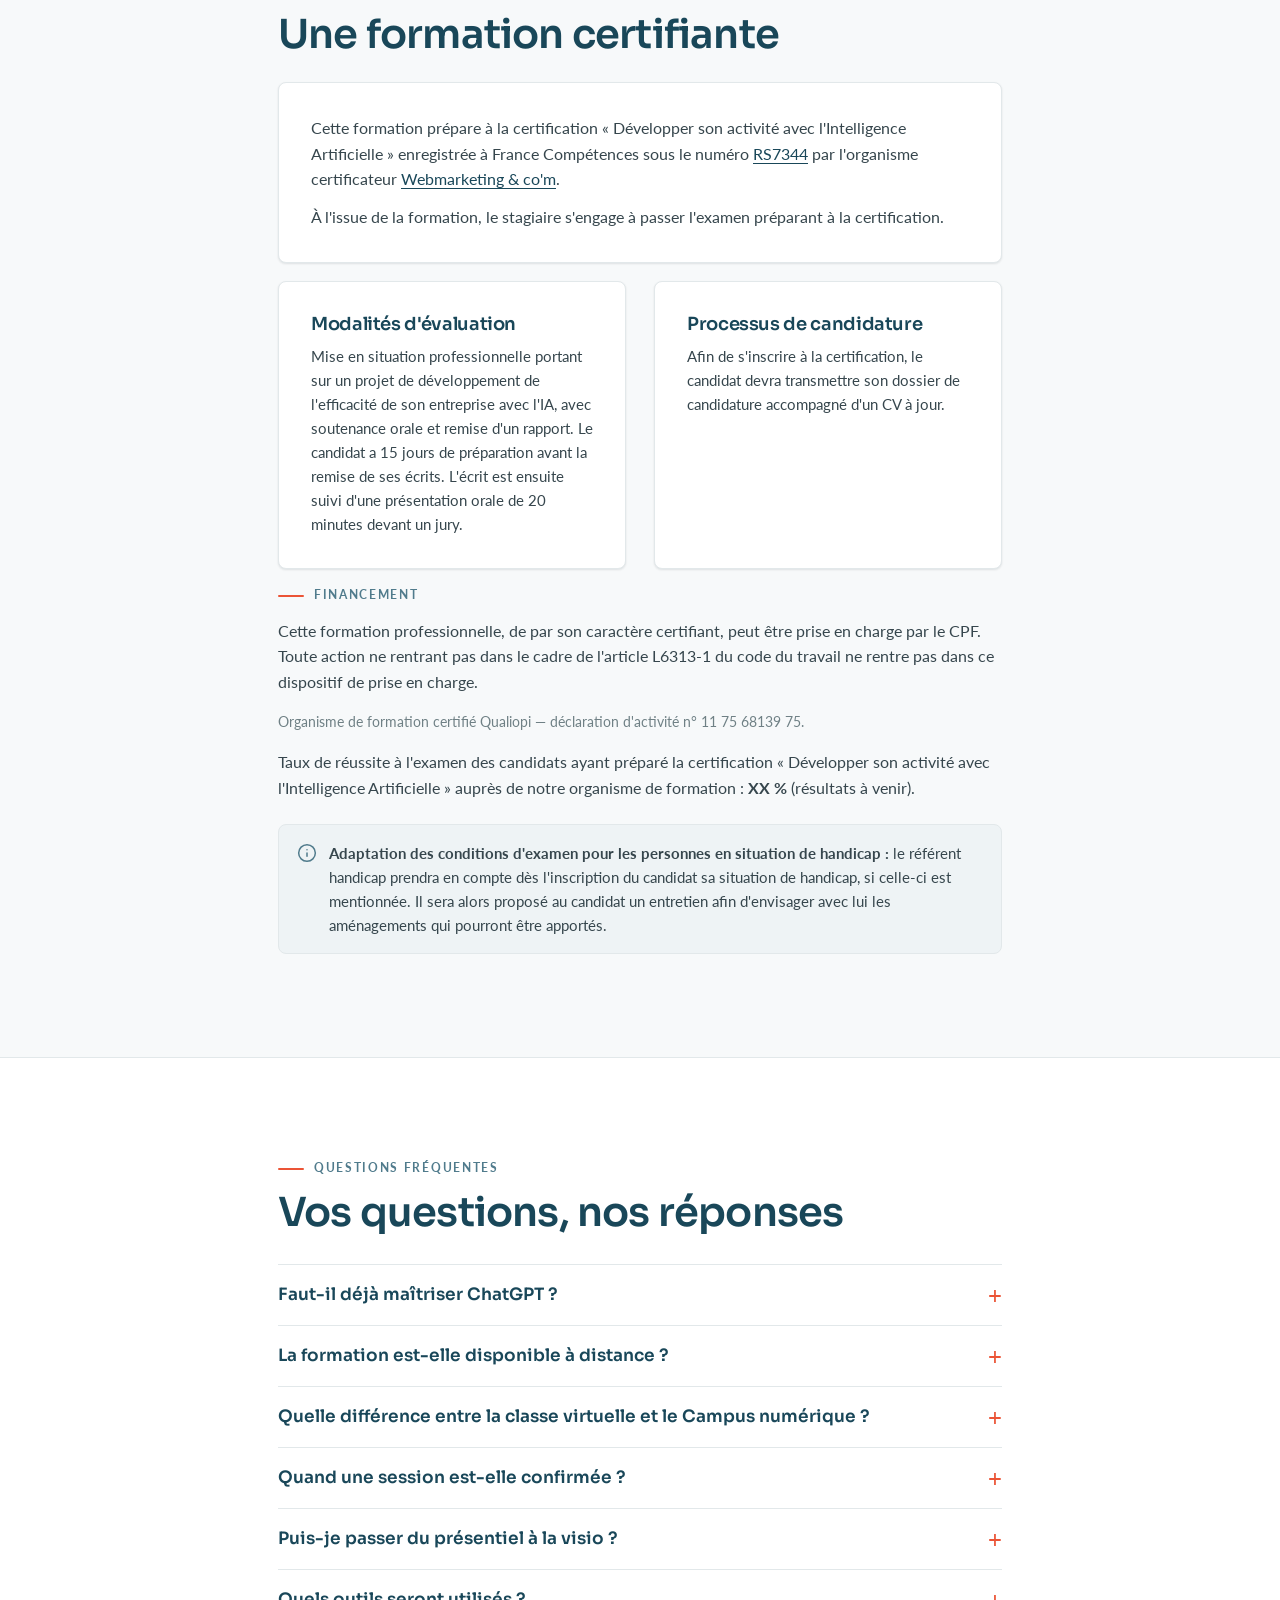
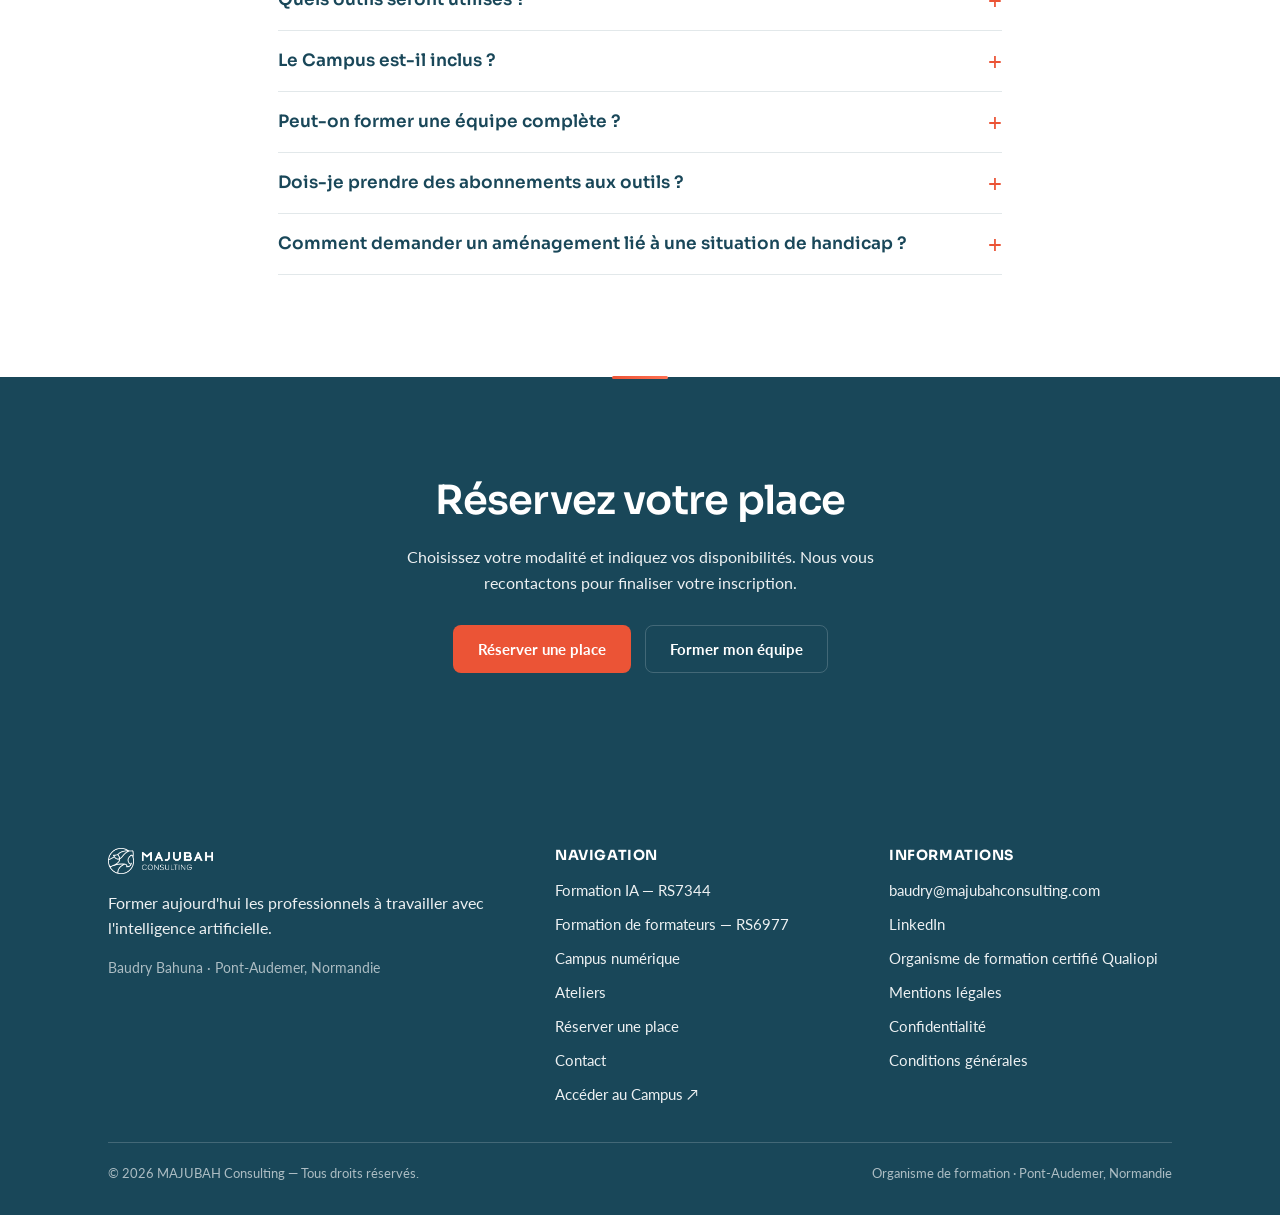
<file: formation-ia.html>
<!DOCTYPE html>
<html lang="fr">
<head>
  <meta charset="utf-8">
  <meta name="viewport" content="width=device-width, initial-scale=1">
  <title>Formation intelligence artificielle en 3 jours | MAJUBAH</title>
  <meta name="description" content="Formation intensive et pratique pour intégrer l'IA dans votre métier en trois jours. Présentiel à Pont-Audemer ou classe virtuelle, 2 à 6 participants.">
  <link rel="canonical" href="https://majubah-consulting.github.io/sitebaudry/formation-ia.html">
  <meta property="og:type" content="website">
  <meta property="og:title" content="Formation intelligence artificielle en 3 jours | MAJUBAH">
  <meta property="og:description" content="Maîtrisez l'IA en 3 jours avec Baudry Bahuna. Présentiel à Pont-Audemer ou classe virtuelle.">
  <meta property="og:locale" content="fr_FR">
  <link rel="stylesheet" href="_ds/majubah-consulting-design-system-a0b60080-30af-45d8-a878-bd93d04e39d7/tokens/fonts.css">
  <link rel="stylesheet" href="_ds/majubah-consulting-design-system-a0b60080-30af-45d8-a878-bd93d04e39d7/tokens/colors.css">
  <link rel="stylesheet" href="assets/site.css?v=4">
  <script defer src="assets/site.config.js"></script>
  <script defer src="assets/site.js?v=4"></script>
</head>
<body>
<a class="skip-link" href="#main">Aller au contenu</a>

<header class="site-header">
  <div class="container">
    <nav class="nav" data-open="false" aria-label="Navigation principale">
      <a class="nav__logo" href="index.html" aria-label="MAJUBAH Consulting — accueil"><img src="assets/logo/majubah-horizontal.png" alt="MAJUBAH Consulting"></a>
      <ul class="nav__menu" role="list">
        <li class="nav__has-sub">
          <button type="button" class="nav__sub-toggle" aria-expanded="false" aria-haspopup="true">Formations certifiantes <svg class="nav__chev" width="14" height="14" viewBox="0 0 24 24" fill="none" stroke="currentColor" stroke-width="2.2" stroke-linecap="round" stroke-linejoin="round" aria-hidden="true"><path d="M6 9l6 6 6-6"/></svg></button>
          <ul class="nav__sub" role="list">
            <li><a class="nav__link" href="formation-ia.html">Développer son activité avec l'IA<small>Certifiante · RS7344</small></a></li>
            <li><a class="nav__link" href="formation-creer-activite-formation.html">Créer une activité de formation<small>Certifiante · RS6977</small></a></li>
          </ul>
        </li>
        <li><a class="nav__link" href="campus-numerique.html">Campus numérique</a></li>
        <li><a class="nav__link" href="ateliers-ia.html">Ateliers</a></li>
        <li><a class="nav__link" href="contact.html">Contact</a></li>
      </ul>
      <div class="nav__cta">
        <a class="nav__campus" data-mjb-href="campusUrl" href="https://majubah.teachizy.fr/formations/campus-ia" rel="noopener">Accéder au Campus</a>
        <a class="btn btn--primary" href="reserver.html">Réserver une place</a>
      </div>
      <button class="nav__toggle" type="button" aria-expanded="false" aria-controls="nav-menu" aria-label="Ouvrir le menu"><svg width="22" height="22" viewBox="0 0 24 24" fill="none" stroke="currentColor" stroke-width="2" stroke-linecap="round"><path d="M3 6h18M3 12h18M3 18h18"/></svg></button>
    </nav>
  </div>
</header>

<main id="main">

  <!-- 7.1 EN-TÊTE -->
  <section class="hero">
    <div class="container reveal" style="max-width:760px;">
      <p class="eyebrow">Formation intelligence artificielle</p>
      <h1>Maîtrisez l'intelligence artificielle <span class="u-corail">en trois jours</span>.</h1>
      <p class="lead">Une formation intensive, pratique et orientée résultats pour intégrer l'IA dans votre quotidien professionnel et repartir avec vos propres méthodes de travail.</p>
      <p class="hero__badges">Éligible CPF&nbsp;· Certifiante (RS7344)&nbsp;· 2 à 6 participants&nbsp;· Présentiel ou classe virtuelle</p>
      <div class="btn-row" style="margin-top:30px;">
        <a class="btn btn--primary" href="reserver.html">Réserver une place</a>
        <a class="btn btn--secondary" href="contact.html">Recevoir le programme</a>
      </div>
    </div>
  </section>

  <!-- 7.2 INFOS ESSENTIELLES -->
  <section class="section section--muted">
    <div class="container">
      <div class="grid grid--3 reveal">
        <div class="card"><div class="card__day">Durée</div><p style="margin:0;font:600 18px var(--font-display);color:var(--text-strong);"><span data-mjb="training.durationDays">3</span> jours intensifs</p></div>
        <div class="card"><div class="card__day">Effectif</div><p style="margin:0;font:600 18px var(--font-display);color:var(--text-strong);"><span data-mjb="training.minParticipants">2</span> à <span data-mjb="training.maxParticipants">6</span> participants</p></div>
        <div class="card"><div class="card__day">Modalités</div><p style="margin:0;font:600 18px var(--font-display);color:var(--text-strong);">Présentiel ou classe virtuelle</p></div>
        <div class="card"><div class="card__day">Lieu présentiel</div><p style="margin:0;font:600 18px var(--font-display);color:var(--text-strong);"><span data-mjb="location">Pont-Audemer, Normandie</span></p><p class="muted" style="font-size:13px;margin:6px 0 0;">8 rue du Président Georges Pompidou, 27500 Pont-Audemer (CCI)</p></div>
        <div class="card"><div class="card__day">Tarif individuel</div><p style="margin:0;font:600 18px var(--font-display);color:var(--text-strong);"><span data-mjb-eur="training.price">1 600 €</span></p><p class="muted" style="font-size:13px;margin:6px 0 0;" data-mjb="pricesVatNote">Tarif indicatif — statut HT/TTC à confirmer.</p></div>
        <div class="card"><div class="card__day">Campus numérique</div><p style="margin:0;font:600 18px var(--font-display);color:var(--text-strong);"><span data-mjb="training.campusAccessMonths">12</span> mois inclus</p></div>
      </div>
      <!-- CPF / certification : affiché uniquement si renseigné dans la config (sinon masqué) -->
      <p class="note reveal" data-mjb-optional="certification.label">
        <svg viewBox="0 0 24 24" fill="none" stroke="currentColor" stroke-width="1.8" stroke-linecap="round" stroke-linejoin="round"><path d="M9 12l2 2 4-4"/><circle cx="12" cy="12" r="10"/></svg>
        <span>Formation <span data-mjb="certification.label"></span><span data-mjb-optional="certification.code"> — <span data-mjb="certification.code"></span></span>.</span>
      </p>
    </div>
  </section>

  <!-- PUBLIC & PRÉREQUIS — libellés officiels RS7344 -->
  <section class="section">
    <div class="container grid grid--2">
      <div class="reveal">
        <p class="eyebrow">Public visé</p>
        <h2>Pour qui ?</h2>
        <p style="margin-top:14px;">La formation et la certification s'adressent aux dirigeants de TPE, PME et à leurs collaborateurs directs amenés à intégrer l'Intelligence Artificielle dans les processus clés de l'entreprise pour développer son activité.</p>
      </div>
      <div class="reveal">
        <p class="eyebrow">Prérequis</p>
        <h2>Conditions d'accès</h2>
        <p style="margin-top:14px;">Justifier d'un projet de développement de l'activité de son entreprise avec l'intelligence artificielle et maîtriser les bases informatiques et bureautiques (navigateur web, traitement de texte, boîte email).</p>
      </div>
    </div>
  </section>

  <!-- OBJECTIFS PÉDAGOGIQUES — officiels RS7344 -->
  <section class="section section--muted">
    <div class="container">
      <div class="center reveal" style="max-width:680px;margin-inline:auto;"><p class="eyebrow">Objectifs pédagogiques</p><h2>Les objectifs de la certification</h2></div>
      <div class="grid grid--3 reveal" style="margin-top:40px;">
        <div class="card"><div class="card__day">Objectif 1</div><p style="margin:0;font-size:16px;color:var(--text-strong);">Élaborer un plan d'intégration de l'IA dans son entreprise.</p></div>
        <div class="card"><div class="card__day">Objectif 2</div><p style="margin:0;font-size:16px;color:var(--text-strong);">Implémenter les solutions d'IA dans les processus de l'entreprise.</p></div>
        <div class="card"><div class="card__day">Objectif 3</div><p style="margin:0;font-size:16px;color:var(--text-strong);">Évaluer l'impact de l'intégration de l'IA sur les performances de l'entreprise.</p></div>
      </div>
      <div class="reveal" style="margin-top:36px;max-width:820px;">
        <p class="eyebrow">Compétences pratiques travaillées</p>
        <div class="grid grid--2">
          <ul class="list-check"><li>Choisir l'outil IA adapté à un besoin</li><li>Rédiger, tester et améliorer des instructions</li><li>Vérifier la qualité et la fiabilité d'une réponse</li><li>Protéger les informations sensibles</li></ul>
          <ul class="list-check"><li>Produire des contenus et présentations professionnels</li><li>Analyser et synthétiser des documents</li><li>Créer un assistant adapté à son activité</li><li>Construire un plan d'action opérationnel</li></ul>
        </div>
      </div>
    </div>
  </section>

  <!-- 7.6 MÉTHODES -->
  <section class="section">
    <div class="container">
      <div class="center reveal" style="max-width:680px;margin-inline:auto;"><p class="eyebrow">Pédagogie</p><h2>Une formation 100 % pratique</h2></div>
      <div class="grid grid--4 reveal" style="margin-top:40px;">
        <div class="card"><h3 style="font-size:17px;">Diagnostic en amont</h3></div>
        <div class="card"><h3 style="font-size:17px;">Démonstrations courtes</h3></div>
        <div class="card"><h3 style="font-size:17px;">Exercices guidés</h3></div>
        <div class="card"><h3 style="font-size:17px;">Cas professionnels</h3></div>
        <div class="card"><h3 style="font-size:17px;">Travaux individuels et collectifs</h3></div>
        <div class="card"><h3 style="font-size:17px;">Évaluations progressives</h3></div>
        <div class="card"><h3 style="font-size:17px;">Plan d'action</h3></div>
        <div class="card"><h3 style="font-size:17px;">Accès au Campus numérique</h3></div>
      </div>
    </div>
  </section>

  <!-- 7.7 PROGRAMME -->
  <section class="section section--muted">
    <div class="container mjb-tablet-stage">
      <div class="mjb-tablet"><div class="mjb-tablet__screen">
        <div class="center" style="max-width:680px;margin:0 auto clamp(28px,4vw,44px);"><p class="eyebrow">Programme</p><h2 style="margin:0;">Trois jours pour devenir autonome</h2></div>
        <div class="grid grid--3">
          <div class="card"><div class="card__day">Jour 1 — Comprendre et maîtriser</div><ul class="list-check"><li>Fondamentaux de l'IA générative</li><li>Choisir les outils adaptés</li><li>Formuler des instructions efficaces</li><li>Vérifier et fiabiliser les résultats</li><li>Confidentialité et responsabilité</li></ul></div>
          <div class="card"><div class="card__day">Jour 2 — Produire et gagner du temps</div><ul class="list-check"><li>Créer des documents professionnels</li><li>Produire des présentations</li><li>Analyser et synthétiser des informations</li><li>Améliorer sa communication</li><li>Appliquer l'IA à ses tâches réelles</li></ul></div>
          <div class="card"><div class="card__day">Jour 3 — Devenir autonome</div><ul class="list-check"><li>Concevoir ses propres assistants</li><li>Construire des méthodes réutilisables</li><li>Traiter un cas d'usage métier</li><li>Bâtir son plan d'action</li><li>Préparer la certification si applicable</li></ul></div>
        </div>
       </div>
      </div>
    </div>
  </section>

  <!-- 7.8 MODALITÉS SÉPARÉES -->
  <section class="section">
    <div class="container">
      <div class="center reveal" style="max-width:680px;margin-inline:auto;"><p class="eyebrow">Modalités</p><h2>Présentiel ou classe virtuelle, en sessions distinctes</h2></div>
      <div class="mode-grid reveal" style="margin-top:44px;">
        <div class="card"><h3>Présentiel à Pont-Audemer</h3><ul class="list-check" style="margin-top:14px;"><li>Dans nos locaux en Normandie</li><li>2 à 6 participants</li><li>Grand écran, exercices en petit groupe</li><li>Accompagnement individuel</li></ul></div>
        <div class="card"><h3>Classe virtuelle nationale</h3><ul class="list-check" style="margin-top:14px;"><li>Synchrone, en direct</li><li>2 à 6 participants</li><li>Mêmes objectifs et exigence</li><li>Partage d'écran et exercices guidés</li></ul></div>
      </div>
      <div class="card reveal" style="margin-top:24px;">
        <h3 style="font-size:18px;">Règles de session</h3>
        <ul class="list-check" style="margin-top:12px;">
          <li>Confirmation à partir de <strong><span data-mjb="training.confirmationThreshold">2</span> inscrits</strong> ; capacité maximale de <strong><span data-mjb="training.maxParticipants">6</span> participants</strong>.</li>
          <li>Une session conserve la modalité choisie — aucun format hybride simultané.</li>
          <li>Changement de modalité uniquement avec votre accord explicite.</li>
          <li>Statut affiché pour chaque session : préinscriptions ouvertes, confirmée ou complète.</li>
        </ul>
      </div>
    </div>
  </section>

  <!-- CERTIFICATION RS7344 — mentions obligatoires du certificateur -->
  <section class="section section--muted" id="certification">
    <div class="container" style="max-width:820px;">
      <div class="reveal"><p class="eyebrow">Certification</p><h2>Une formation certifiante</h2></div>

      <div class="card reveal" style="margin-top:24px;">
        <p style="margin:0;">Cette formation prépare à la certification « Développer son activité avec l'Intelligence Artificielle » enregistrée à France Compétences sous le numéro <a href="https://www.francecompetences.fr/recherche/rs/7344/" target="_blank" rel="noopener">RS7344</a> par l'organisme certificateur <a href="https://www.webmarketing-com.com" target="_blank" rel="noopener">Webmarketing &amp; co'm</a>.</p>
        <p style="margin:12px 0 0;">À l'issue de la formation, le stagiaire s'engage à passer l'examen préparant à la certification.</p>
      </div>

      <div class="grid grid--2 reveal" style="margin-top:18px;">
        <div class="card">
          <h3 style="font-size:18px;">Modalités d'évaluation</h3>
          <p style="margin:10px 0 0;font-size:15px;">Mise en situation professionnelle portant sur un projet de développement de l'efficacité de son entreprise avec l'IA, avec soutenance orale et remise d'un rapport. Le candidat a 15 jours de préparation avant la remise de ses écrits. L'écrit est ensuite suivi d'une présentation orale de 20 minutes devant un jury.</p>
        </div>
        <div class="card">
          <h3 style="font-size:18px;">Processus de candidature</h3>
          <p style="margin:10px 0 0;font-size:15px;">Afin de s'inscrire à la certification, le candidat devra transmettre son dossier de candidature accompagné d'un CV à jour.</p>
        </div>
      </div>

      <div class="reveal" style="margin-top:18px;">
        <p class="eyebrow">Financement</p>
        <p>Cette formation professionnelle, de par son caractère certifiant, peut être prise en charge par le CPF. Toute action ne rentrant pas dans le cadre de l'article L6313-1 du code du travail ne rentre pas dans ce dispositif de prise en charge.</p>
        <p class="muted" style="font-size:14px;" data-mjb-optional="qualiopi.declarationNumber"><span data-mjb="qualiopi.mention">Organisme de formation certifié Qualiopi</span> — déclaration d'activité n° <span data-mjb="qualiopi.declarationNumber"></span>.</p>
      </div>

      <p class="reveal" style="margin-top:14px;">Taux de réussite à l'examen des candidats ayant préparé la certification « Développer son activité avec l'Intelligence Artificielle » auprès de notre organisme de formation : <strong>XX&nbsp;%</strong> (résultats à venir).</p>

      <div class="note reveal">
        <svg viewBox="0 0 24 24" fill="none" stroke="currentColor" stroke-width="1.8" stroke-linecap="round" stroke-linejoin="round"><circle cx="12" cy="12" r="10"/><path d="M12 16v-4M12 8h0"/></svg>
        <span><strong>Adaptation des conditions d'examen pour les personnes en situation de handicap :</strong> le référent handicap prendra en compte dès l'inscription du candidat sa situation de handicap, si celle-ci est mentionnée. Il sera alors proposé au candidat un entretien afin d'envisager avec lui les aménagements qui pourront être apportés.</span>
      </div>
    </div>
  </section>

  <!-- 7.10 FAQ -->
  <section class="section">
    <div class="container" style="max-width:820px;">
      <div class="reveal"><p class="eyebrow">Questions fréquentes</p><h2>Vos questions, nos réponses</h2></div>
      <div class="accordion reveal" style="margin-top:28px;">
        <details><summary>Faut-il déjà maîtriser ChatGPT ?</summary><div>Aucune expertise technique avancée n'est exigée. Vous devez toutefois justifier d'un projet de développement de votre activité avec l'IA et maîtriser les bases informatiques et bureautiques (navigateur web, traitement de texte, boîte email).</div></details>
        <details><summary>La formation est-elle disponible à distance ?</summary><div>Oui, en classe virtuelle synchrone, avec les mêmes objectifs et la même exigence pédagogique qu'en présentiel. Les sessions à distance sont organisées séparément des sessions présentielles.</div></details>
        <details><summary>Quelle différence entre la classe virtuelle et le Campus numérique ?</summary><div>La classe virtuelle est une formation en direct avec le formateur. Le Campus numérique est un espace en ligne d'apprentissage autonome, inclus 12 mois après la formation, pour continuer à progresser à votre rythme.</div></details>
        <details><summary>Quand une session est-elle confirmée ?</summary><div>Dès que deux participants ont sélectionné la même date et la même modalité. La capacité maximale est de six participants.</div></details>
        <details><summary>Puis-je passer du présentiel à la visio ?</summary><div>Il n'y a pas de bascule automatique. Un changement de modalité n'est possible qu'avec votre accord explicite, sur une autre session.</div></details>
        <details><summary>Quels outils seront utilisés ?</summary><div>Les principaux outils IA professionnels : ChatGPT, Claude, Gemini, Microsoft Copilot, Perplexity, NotebookLM, Gamma, Mistral, Canva IA, Lovable, selon les besoins du groupe.</div></details>
        <details><summary>Le Campus est-il inclus ?</summary><div>Oui, douze mois d'accès au Campus numérique sont inclus pour chaque participant formé.</div></details>
        <details><summary>Peut-on former une équipe complète ?</summary><div>Oui. Indiquez « Former mon équipe » lors de votre demande : nous organisons une session dédiée à votre organisation.</div></details>
        <details><summary>Dois-je prendre des abonnements aux outils ?</summary><div>Certains outils proposent des versions gratuites suffisantes pour démarrer. Nous vous indiquons, selon vos besoins, quels abonnements sont réellement utiles.</div></details>
        <details><summary>Comment demander un aménagement lié à une situation de handicap ?</summary><div>Contactez-nous en amont via le formulaire ou par email : nous étudions ensemble les aménagements possibles pour vous accueillir dans les meilleures conditions.</div></details>
      </div>
    </div>
  </section>

  <!-- CTA -->
  <section class="section section--navy center">
    <div class="container reveal" style="max-width:680px;">
      <h2>Réservez votre place</h2>
      <p style="color:var(--text-on-navy);margin-inline:auto;max-width:52ch;">Choisissez votre modalité et indiquez vos disponibilités. Nous vous recontactons pour finaliser votre inscription.</p>
      <div class="btn-row center" style="margin-top:30px;">
        <a class="btn btn--accent" href="reserver.html">Réserver une place</a>
        <a class="btn btn--ghost" href="contact.html">Former mon équipe</a>
      </div>
    </div>
  </section>

</main>

<footer class="site-footer">
  <div class="container">
    <div class="footer-grid">
      <div class="footer-brand">
        <img src="assets/logo/majubah-horizontal-white.png" alt="MAJUBAH Consulting">
        <p style="color:var(--text-on-navy);max-width:42ch;">Former aujourd'hui les professionnels à travailler avec l'intelligence artificielle.</p>
        <p style="color:var(--text-on-navy-muted);font-size:14px;">Baudry Bahuna · Pont-Audemer, Normandie</p>
      </div>
      <div class="footer-col"><h4>Navigation</h4><ul role="list">
        <li><a href="formation-ia.html">Formation IA — RS7344</a></li><li><a href="formation-creer-activite-formation.html">Formation de formateurs — RS6977</a></li>
        <li><a href="campus-numerique.html">Campus numérique</a></li>
        <li><a href="ateliers-ia.html">Ateliers</a></li>
        <li><a href="reserver.html">Réserver une place</a></li>
        <li><a href="contact.html">Contact</a></li>
        <li><a data-mjb-href="campusUrl" href="https://majubah.teachizy.fr/formations/campus-ia" rel="noopener" target="_blank">Accéder au Campus ↗</a></li>
      </ul></div>
      <div class="footer-col"><h4>Informations</h4><ul role="list">
        <li><a data-mjb-href="email" href="mailto:baudry@majubahconsulting.com"><span data-mjb="email">baudry@majubahconsulting.com</span></a></li>
        <li data-mjb-optional="linkedin"><a data-mjb-href="linkedin" href="#" rel="noopener" target="_blank">LinkedIn</a></li>
        <li data-mjb-optional="qualiopi.declarationNumber"><span data-mjb="qualiopi.mention">Organisme certifié Qualiopi</span></li>
        <li><a href="mentions-legales.html">Mentions légales</a></li>
        <li><a href="politique-confidentialite.html">Confidentialité</a></li>
        <li><a href="conditions-generales.html">Conditions générales</a></li>
      </ul></div>
    </div>
    <div class="footer-bottom">
      <span>© <span data-year>2026</span> MAJUBAH Consulting — Tous droits réservés.</span>
      <span>Organisme de formation · Pont-Audemer, Normandie</span>
    </div>
  </div>
</footer>

</body>
</html>
</file>
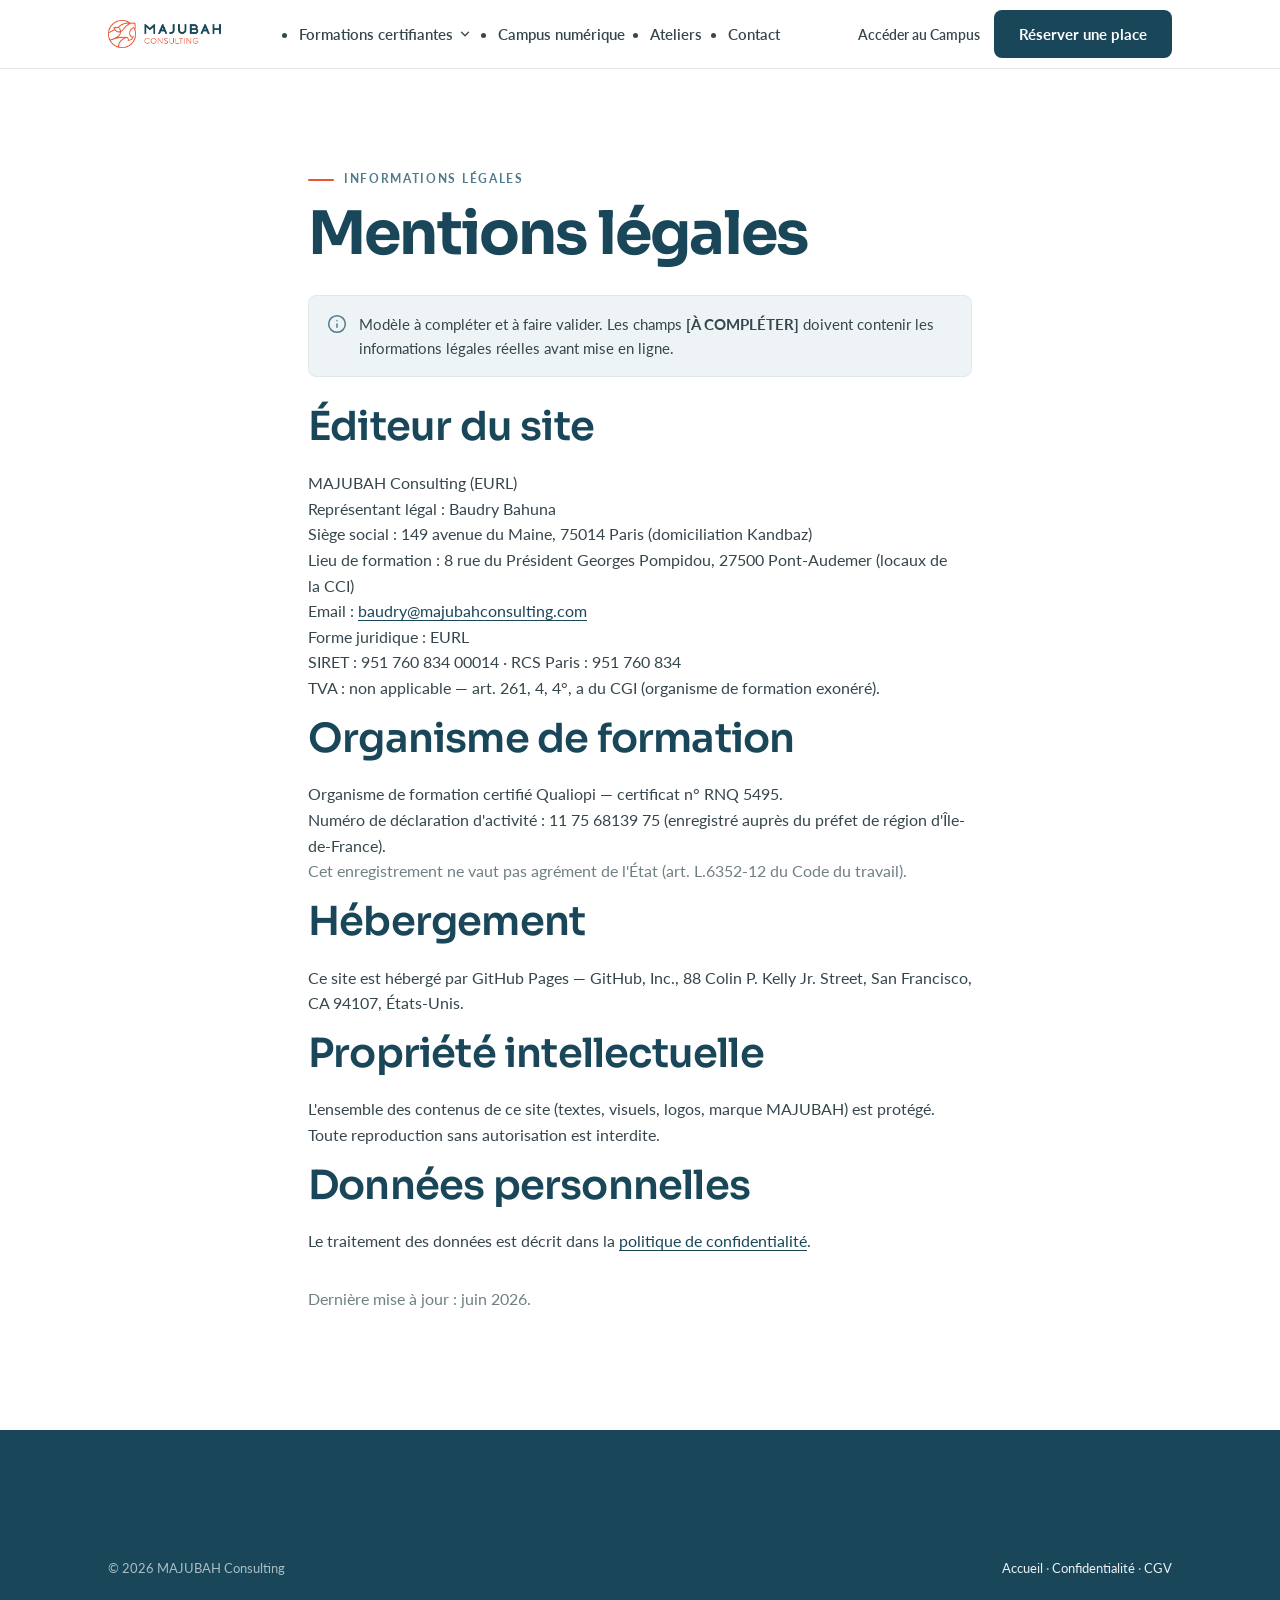
<file: mentions-legales.html>
<!DOCTYPE html>
<html lang="fr">
<head>
  <meta charset="utf-8">
  <meta name="viewport" content="width=device-width, initial-scale=1">
  <title>Mentions légales | MAJUBAH Consulting</title>
  <meta name="description" content="Mentions légales du site de MAJUBAH Consulting.">
  <meta name="robots" content="noindex">
  <link rel="stylesheet" href="_ds/majubah-consulting-design-system-a0b60080-30af-45d8-a878-bd93d04e39d7/tokens/fonts.css">
  <link rel="stylesheet" href="_ds/majubah-consulting-design-system-a0b60080-30af-45d8-a878-bd93d04e39d7/tokens/colors.css">
  <link rel="stylesheet" href="assets/site.css?v=4">
  <script defer src="assets/site.config.js"></script>
  <script defer src="assets/site.js?v=4"></script>
</head>
<body>
<a class="skip-link" href="#main">Aller au contenu</a>
<header class="site-header"><div class="container"><nav class="nav" data-open="false" aria-label="Navigation principale">
  <a class="nav__logo" href="index.html" aria-label="MAJUBAH Consulting — accueil"><img src="assets/logo/majubah-horizontal.png" alt="MAJUBAH Consulting"></a>
  <ul class="nav__menu" role="list"><li class="nav__has-sub">
          <button type="button" class="nav__sub-toggle" aria-expanded="false" aria-haspopup="true">Formations certifiantes <svg class="nav__chev" width="14" height="14" viewBox="0 0 24 24" fill="none" stroke="currentColor" stroke-width="2.2" stroke-linecap="round" stroke-linejoin="round" aria-hidden="true"><path d="M6 9l6 6 6-6"/></svg></button>
          <ul class="nav__sub" role="list">
            <li><a class="nav__link" href="formation-ia.html">Développer son activité avec l'IA<small>Certifiante · RS7344</small></a></li>
            <li><a class="nav__link" href="formation-creer-activite-formation.html">Créer une activité de formation<small>Certifiante · RS6977</small></a></li>
          </ul>
        </li><li><a class="nav__link" href="campus-numerique.html">Campus numérique</a></li><li><a class="nav__link" href="ateliers-ia.html">Ateliers</a></li><li><a class="nav__link" href="contact.html">Contact</a></li></ul>
  <div class="nav__cta"><a class="nav__campus" data-mjb-href="campusUrl" href="https://majubah.teachizy.fr/formations/campus-ia" rel="noopener">Accéder au Campus</a><a class="btn btn--primary" href="reserver.html">Réserver une place</a></div>
  <button class="nav__toggle" type="button" aria-expanded="false" aria-label="Ouvrir le menu"><svg width="22" height="22" viewBox="0 0 24 24" fill="none" stroke="currentColor" stroke-width="2" stroke-linecap="round"><path d="M3 6h18M3 12h18M3 18h18"/></svg></button>
</nav></div></header>

<main id="main" class="section">
  <div class="container" style="max-width:760px;">
    <p class="eyebrow">Informations légales</p>
    <h1>Mentions légales</h1>
    <div class="note" style="margin:18px 0 28px;"><svg viewBox="0 0 24 24" fill="none" stroke="currentColor" stroke-width="1.8" stroke-linecap="round" stroke-linejoin="round"><circle cx="12" cy="12" r="10"/><path d="M12 16v-4M12 8h0"/></svg><span>Modèle à compléter et à faire valider. Les champs <strong>[À COMPLÉTER]</strong> doivent contenir les informations légales réelles avant mise en ligne.</span></div>

    <h2>Éditeur du site</h2>
    <p>MAJUBAH Consulting (EURL)<br>Représentant légal : Baudry Bahuna<br>Siège social : 149 avenue du Maine, 75014 Paris (domiciliation Kandbaz)<br>Lieu de formation : 8 rue du Président Georges Pompidou, 27500 Pont-Audemer (locaux de la CCI)<br>Email : <a data-mjb-href="email" href="mailto:baudry@majubahconsulting.com"><span data-mjb="email">baudry@majubahconsulting.com</span></a><br>Forme juridique : EURL<br>SIRET : 951 760 834 00014 · RCS Paris : 951 760 834<br>TVA : non applicable — art. 261, 4, 4°, a du CGI (organisme de formation exonéré).</p>

    <h2>Organisme de formation</h2>
    <p><span data-mjb="qualiopi.mention">Organisme de formation certifié Qualiopi</span> — certificat n° RNQ 5495.<br>Numéro de déclaration d'activité : 11 75 68139 75 (enregistré auprès du préfet de région d'Île-de-France).<br><span class="muted">Cet enregistrement ne vaut pas agrément de l'État (art. L.6352-12 du Code du travail).</span></p>

    <h2>Hébergement</h2>
    <p>Ce site est hébergé par GitHub Pages — GitHub, Inc., 88 Colin P. Kelly Jr. Street, San Francisco, CA 94107, États-Unis.</p>

    <h2>Propriété intellectuelle</h2>
    <p>L'ensemble des contenus de ce site (textes, visuels, logos, marque MAJUBAH) est protégé. Toute reproduction sans autorisation est interdite.</p>

    <h2>Données personnelles</h2>
    <p>Le traitement des données est décrit dans la <a href="politique-confidentialite.html">politique de confidentialité</a>.</p>

    <p class="muted" style="margin-top:32px;">Dernière mise à jour : juin 2026.</p>
  </div>
</main>

<footer class="site-footer"><div class="container"><div class="footer-bottom" style="border:0;"><span>© <span data-year>2026</span> MAJUBAH Consulting</span><span><a href="index.html">Accueil</a> · <a href="politique-confidentialite.html">Confidentialité</a> · <a href="conditions-generales.html">CGV</a></span></div></div></footer>
</body>
</html>
</file>
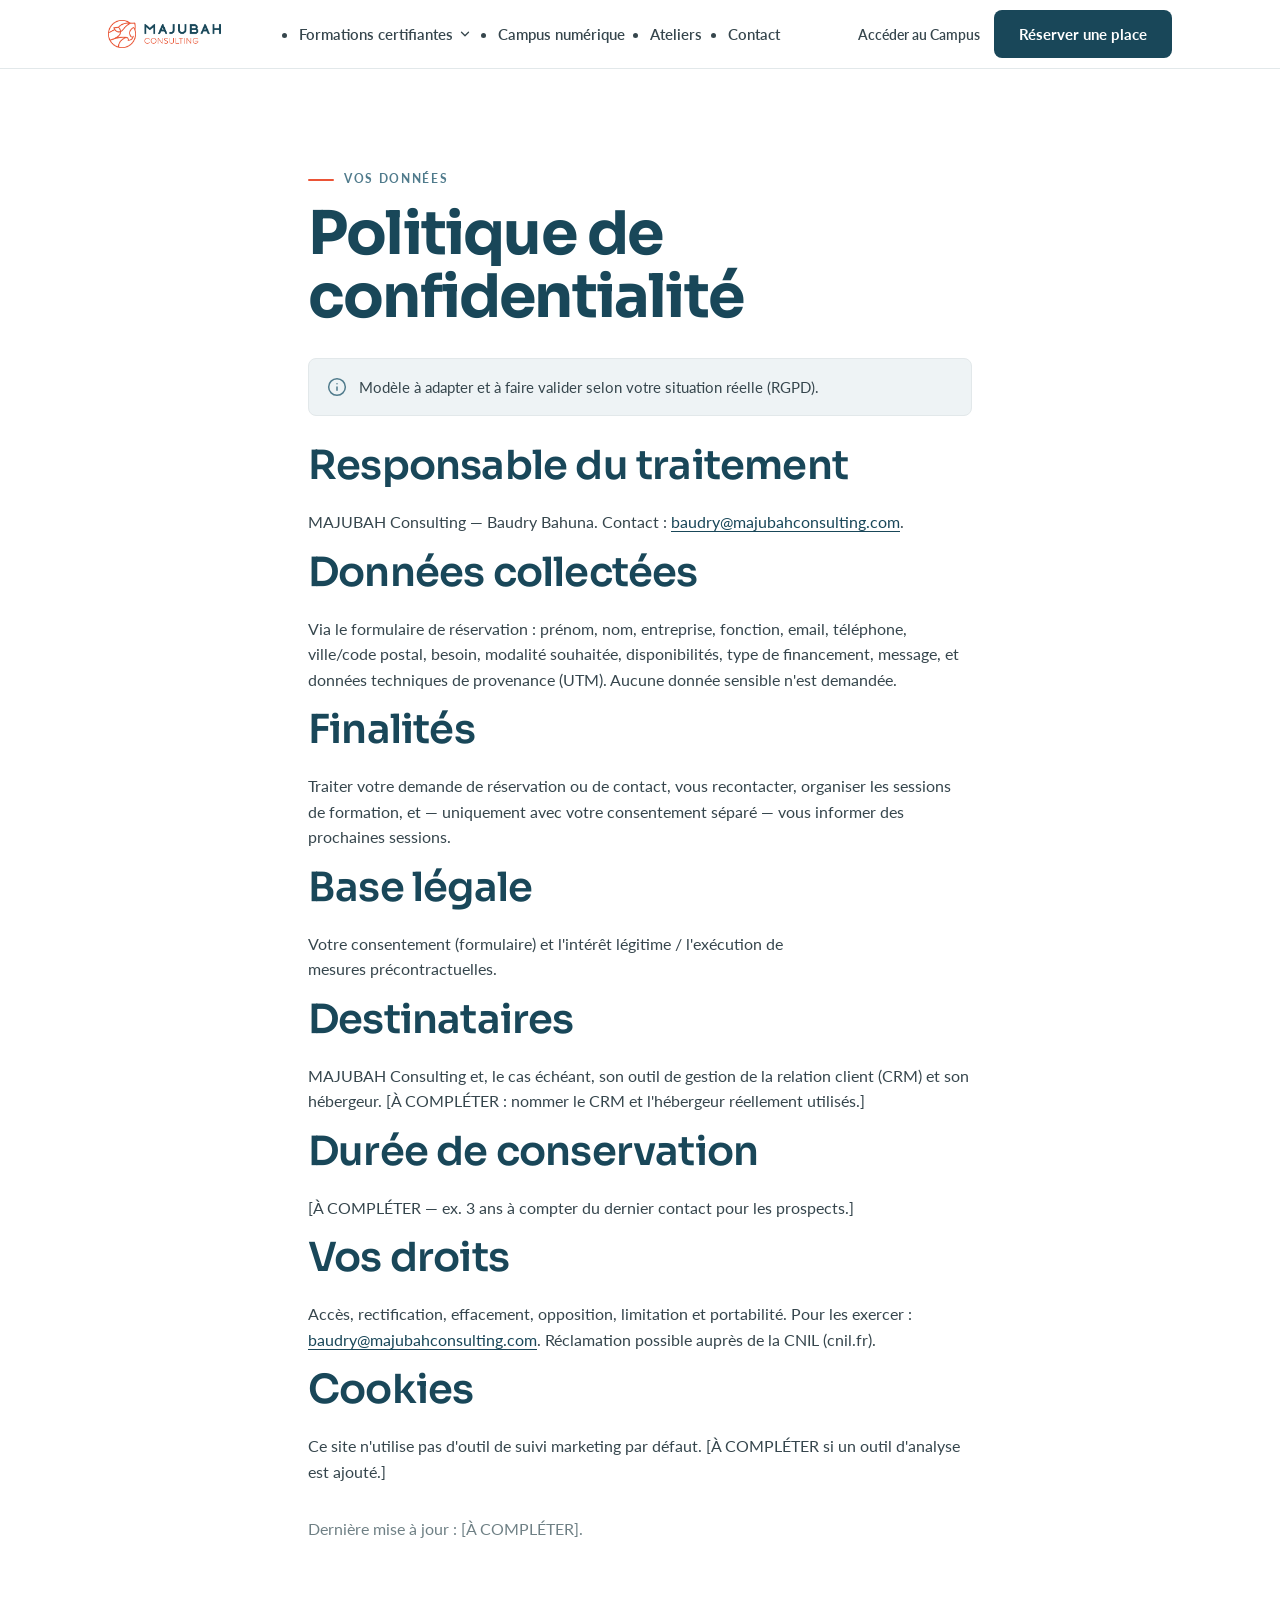
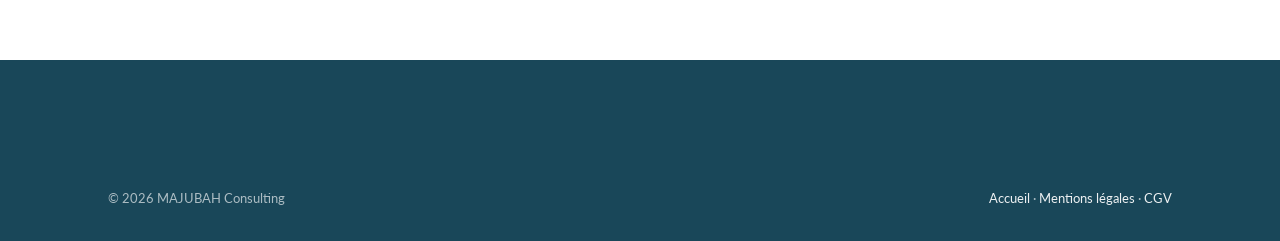
<file: politique-confidentialite.html>
<!DOCTYPE html>
<html lang="fr">
<head>
  <meta charset="utf-8">
  <meta name="viewport" content="width=device-width, initial-scale=1">
  <title>Politique de confidentialité | MAJUBAH Consulting</title>
  <meta name="description" content="Comment MAJUBAH Consulting traite vos données personnelles.">
  <meta name="robots" content="noindex">
  <link rel="stylesheet" href="_ds/majubah-consulting-design-system-a0b60080-30af-45d8-a878-bd93d04e39d7/tokens/fonts.css">
  <link rel="stylesheet" href="_ds/majubah-consulting-design-system-a0b60080-30af-45d8-a878-bd93d04e39d7/tokens/colors.css">
  <link rel="stylesheet" href="assets/site.css?v=4">
  <script defer src="assets/site.config.js"></script>
  <script defer src="assets/site.js?v=4"></script>
</head>
<body>
<a class="skip-link" href="#main">Aller au contenu</a>
<header class="site-header"><div class="container"><nav class="nav" data-open="false" aria-label="Navigation principale">
  <a class="nav__logo" href="index.html" aria-label="MAJUBAH Consulting — accueil"><img src="assets/logo/majubah-horizontal.png" alt="MAJUBAH Consulting"></a>
  <ul class="nav__menu" role="list"><li class="nav__has-sub">
          <button type="button" class="nav__sub-toggle" aria-expanded="false" aria-haspopup="true">Formations certifiantes <svg class="nav__chev" width="14" height="14" viewBox="0 0 24 24" fill="none" stroke="currentColor" stroke-width="2.2" stroke-linecap="round" stroke-linejoin="round" aria-hidden="true"><path d="M6 9l6 6 6-6"/></svg></button>
          <ul class="nav__sub" role="list">
            <li><a class="nav__link" href="formation-ia.html">Développer son activité avec l'IA<small>Certifiante · RS7344</small></a></li>
            <li><a class="nav__link" href="formation-creer-activite-formation.html">Créer une activité de formation<small>Certifiante · RS6977</small></a></li>
          </ul>
        </li><li><a class="nav__link" href="campus-numerique.html">Campus numérique</a></li><li><a class="nav__link" href="ateliers-ia.html">Ateliers</a></li><li><a class="nav__link" href="contact.html">Contact</a></li></ul>
  <div class="nav__cta"><a class="nav__campus" data-mjb-href="campusUrl" href="https://majubah.teachizy.fr/formations/campus-ia" rel="noopener">Accéder au Campus</a><a class="btn btn--primary" href="reserver.html">Réserver une place</a></div>
  <button class="nav__toggle" type="button" aria-expanded="false" aria-label="Ouvrir le menu"><svg width="22" height="22" viewBox="0 0 24 24" fill="none" stroke="currentColor" stroke-width="2" stroke-linecap="round"><path d="M3 6h18M3 12h18M3 18h18"/></svg></button>
</nav></div></header>

<main id="main" class="section">
  <div class="container" style="max-width:760px;">
    <p class="eyebrow">Vos données</p>
    <h1>Politique de confidentialité</h1>
    <div class="note" style="margin:18px 0 28px;"><svg viewBox="0 0 24 24" fill="none" stroke="currentColor" stroke-width="1.8" stroke-linecap="round" stroke-linejoin="round"><circle cx="12" cy="12" r="10"/><path d="M12 16v-4M12 8h0"/></svg><span>Modèle à adapter et à faire valider selon votre situation réelle (RGPD).</span></div>

    <h2>Responsable du traitement</h2>
    <p>MAJUBAH Consulting — Baudry Bahuna. Contact : <a data-mjb-href="email" href="mailto:baudry@majubahconsulting.com"><span data-mjb="email">baudry@majubahconsulting.com</span></a>.</p>

    <h2>Données collectées</h2>
    <p>Via le formulaire de réservation : prénom, nom, entreprise, fonction, email, téléphone, ville/code postal, besoin, modalité souhaitée, disponibilités, type de financement, message, et données techniques de provenance (UTM). Aucune donnée sensible n'est demandée.</p>

    <h2>Finalités</h2>
    <p>Traiter votre demande de réservation ou de contact, vous recontacter, organiser les sessions de formation, et — uniquement avec votre consentement séparé — vous informer des prochaines sessions.</p>

    <h2>Base légale</h2>
    <p>Votre consentement (formulaire) et l'intérêt légitime / l'exécution de mesures précontractuelles.</p>

    <h2>Destinataires</h2>
    <p>MAJUBAH Consulting et, le cas échéant, son outil de gestion de la relation client (CRM) et son hébergeur. [À COMPLÉTER : nommer le CRM et l'hébergeur réellement utilisés.]</p>

    <h2>Durée de conservation</h2>
    <p>[À COMPLÉTER — ex. 3 ans à compter du dernier contact pour les prospects.]</p>

    <h2>Vos droits</h2>
    <p>Accès, rectification, effacement, opposition, limitation et portabilité. Pour les exercer : <a data-mjb-href="email" href="mailto:baudry@majubahconsulting.com"><span data-mjb="email">baudry@majubahconsulting.com</span></a>. Réclamation possible auprès de la CNIL (cnil.fr).</p>

    <h2>Cookies</h2>
    <p>Ce site n'utilise pas d'outil de suivi marketing par défaut. [À COMPLÉTER si un outil d'analyse est ajouté.]</p>

    <p class="muted" style="margin-top:32px;">Dernière mise à jour : [À COMPLÉTER].</p>
  </div>
</main>

<footer class="site-footer"><div class="container"><div class="footer-bottom" style="border:0;"><span>© <span data-year>2026</span> MAJUBAH Consulting</span><span><a href="index.html">Accueil</a> · <a href="mentions-legales.html">Mentions légales</a> · <a href="conditions-generales.html">CGV</a></span></div></div></footer>
</body>
</html>
</file>
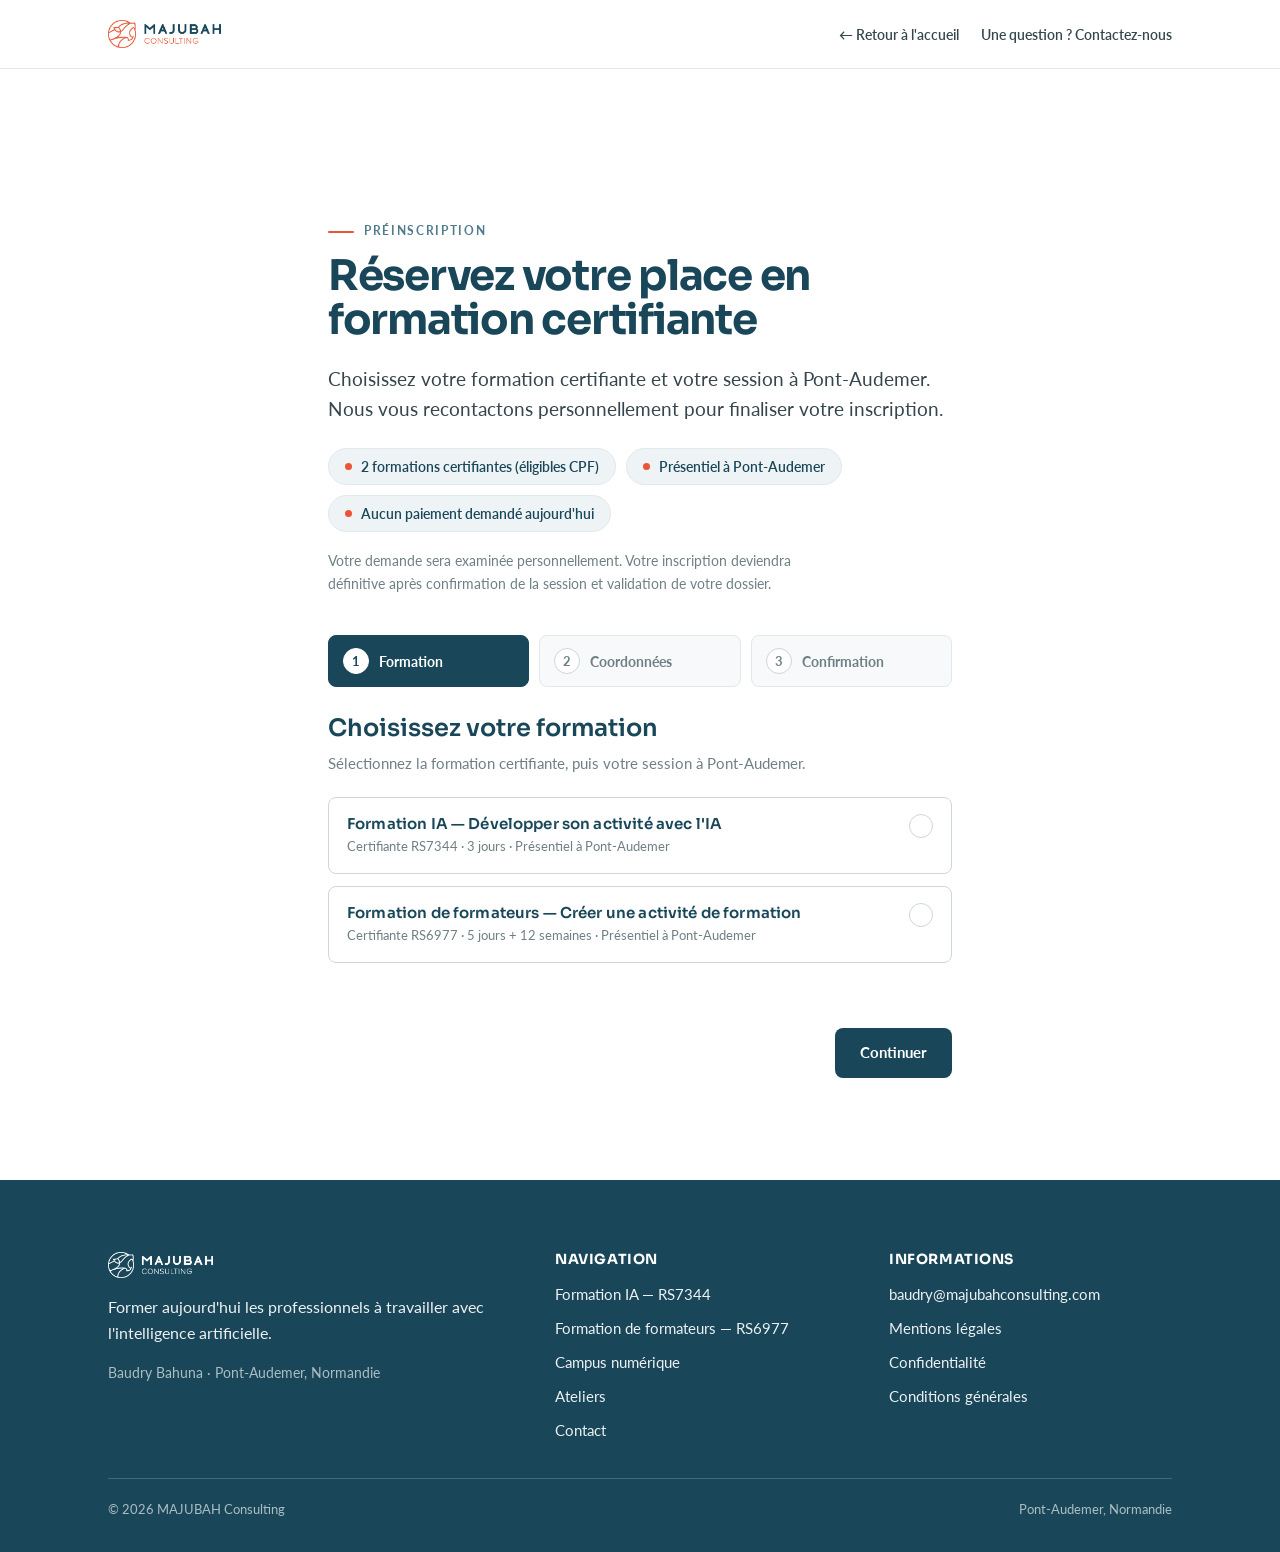
<file: reserver.html>
<!DOCTYPE html>
<html lang="fr">
<head>
  <meta charset="utf-8">
  <meta name="viewport" content="width=device-width, initial-scale=1">
  <title>Préinscription — Formations certifiantes à Pont-Audemer | MAJUBAH</title>
  <meta name="description" content="Réservez votre place en formation certifiante MAJUBAH à Pont-Audemer : formation IA (RS7344) ou formation de formateurs (RS6977). Choisissez votre session.">
  <link rel="canonical" href="https://majubah-consulting.github.io/sitebaudry/reserver.html">
  <link rel="stylesheet" href="_ds/majubah-consulting-design-system-a0b60080-30af-45d8-a878-bd93d04e39d7/tokens/fonts.css">
  <link rel="stylesheet" href="_ds/majubah-consulting-design-system-a0b60080-30af-45d8-a878-bd93d04e39d7/tokens/colors.css">
  <link rel="stylesheet" href="assets/site.css?v=4">
  <style>
    /* ===== Page préinscription — tunnel 3 étapes (styles propres à la page) ===== */

    /* En-tête simplifié */
    .rsv-bar { min-height: var(--header-h); gap: 16px; }
    .rsv-bar__links { display: flex; align-items: center; gap: 22px; }
    .rsv-bar__links a { font: 600 14px var(--font-body); color: var(--text-body); text-decoration: none; white-space: nowrap; }
    .rsv-bar__links a:hover { color: var(--text-strong); }
    @media (max-width: 560px) {
      .rsv-bar { gap: 10px; }
      .rsv-bar__links { gap: 14px; }
      .rsv-bar__links a { font-size: 13px; }
    }
    @media (max-width: 400px) { .rsv-bar__contact { display: none; } }

    /* Hero */
    .rsv-hero { padding-block: clamp(28px, 5vw, 52px) 0; }
    .rsv-facts { display: flex; flex-wrap: wrap; gap: 10px; margin: 24px 0 18px; padding: 0; list-style: none; }
    .rsv-facts li { display: inline-flex; align-items: center; gap: 9px; font: 600 14px var(--font-body); color: var(--text-strong); background: var(--surface-bleu-wash); border: 1px solid var(--border-subtle); border-radius: 999px; padding: 9px 16px; }
    .rsv-facts li::before { content: ""; width: 7px; height: 7px; border-radius: 50%; background: var(--accent); flex: none; }
    .rsv-reassure { font-size: 14px; color: var(--text-muted); max-width: 64ch; margin: 0; }

    /* Progression */
    .rsv-progress { margin: clamp(28px, 4vw, 40px) 0 26px; }
    .rsv-steps { display: flex; gap: 10px; list-style: none; padding: 0; margin: 0; }
    .rsv-steps li { flex: 1; display: flex; }
    .rsv-step { display: flex; align-items: center; gap: 10px; width: 100%; text-align: left; background: var(--surface-muted); border: 1px solid var(--border-subtle); border-radius: var(--radius); padding: 12px 14px; font: 700 14px var(--font-body); color: var(--text-muted); cursor: default; }
    .rsv-step__num { flex: none; width: 26px; height: 26px; border-radius: 50%; display: inline-flex; align-items: center; justify-content: center; background: #fff; border: 1px solid var(--border-default); font-size: 13px; color: var(--text-muted); }
    .rsv-step.is-current { background: var(--primary); border-color: var(--primary); color: #fff; }
    .rsv-step.is-current .rsv-step__num { background: #fff; color: var(--primary); border-color: #fff; }
    .rsv-step.is-done { color: var(--color-success); border-color: var(--color-success); background: var(--color-success-bg); cursor: pointer; }
    .rsv-step.is-done .rsv-step__num { background: var(--color-success); color: #fff; border-color: var(--color-success); }
    .rsv-step[disabled] { cursor: default; }
    .rsv-step-mobile { display: none; font: 700 13px var(--font-body); color: var(--text-muted); letter-spacing: .04em; margin: 14px 0 0; }
    @media (max-width: 620px) {
      .rsv-step__label { display: none; }
      .rsv-step { justify-content: center; padding: 12px; }
      .rsv-step-mobile { display: block; }
    }

    /* Étapes */
    .rsv-step-panel { display: none; }
    .rsv-step-panel.is-active { display: block; }
    .rsv-fset { border: 0; padding: 0; margin: 0; min-width: 0; }
    .rsv-fset > legend { font: 600 clamp(20px, 2.4vw, 24px) var(--font-display); color: var(--text-strong); margin-bottom: 8px; padding: 0; }
    .rsv-fset__sub { color: var(--text-muted); font-size: 15px; margin: 0 0 22px; max-width: 60ch; }

    /* Cartes de session (boutons radio) */
    .rsv-sessions { display: grid; grid-template-columns: 1fr 1fr; gap: 12px; }
    @media (max-width: 560px) { .rsv-sessions { grid-template-columns: 1fr; } }
    .rsv-card { position: relative; display: flex; gap: 12px; align-items: flex-start; border: 1.5px solid var(--border-default); border-radius: var(--radius); padding: 16px 18px; cursor: pointer; background: #fff; transition: border-color .15s, box-shadow .15s; }
    .rsv-card:hover { border-color: var(--primary); }
    .rsv-card input { position: absolute; opacity: 0; width: 1px; height: 1px; }
    .rsv-card:has(input:checked) { border-color: var(--primary); box-shadow: 0 0 0 2px var(--focus-ring); }
    .rsv-card:has(input:focus-visible) { box-shadow: 0 0 0 3px var(--focus-ring); }
    .rsv-card__body { display: flex; flex-direction: column; gap: 3px; }
    .rsv-card__date { font: 700 16px var(--font-display); color: var(--text-strong); letter-spacing: .01em; }
    .rsv-card__sub { font-size: 13px; color: var(--text-muted); }
    .rsv-card__meta { font-size: 13px; color: var(--text-body); }
    .rsv-card__check { margin-left: auto; flex: none; width: 24px; height: 24px; border-radius: 50%; border: 1px solid var(--border-default); display: inline-flex; align-items: center; justify-content: center; color: transparent; font-size: 14px; line-height: 1; }
    .rsv-card:has(input:checked) .rsv-card__check { background: var(--primary); border-color: var(--primary); color: #fff; }
    .rsv-card--alt { grid-column: 1 / -1; }
    .rsv-card--alt .rsv-card__date { font: 600 15px var(--font-display); }
    .rsv-alt-field { margin-top: 14px; }
    .rsv-block-h { font: 600 17px var(--font-display); color: var(--text-strong); margin: 0 0 14px; }

    /* Options radio / cases (financement, consentements) */
    .rsv-opt { display: flex; gap: 11px; align-items: flex-start; border: 1px solid var(--border-default); border-radius: var(--radius); padding: 13px 15px; margin-bottom: 10px; cursor: pointer; font: 600 15px var(--font-body); color: var(--text-strong); }
    .rsv-opt:hover { border-color: var(--primary); }
    .rsv-opt input { margin-top: 2px; flex: none; }
    .rsv-opt:has(input:checked) { border-color: var(--primary); box-shadow: 0 0 0 2px var(--focus-ring); }
    .rsv-opt--consent { font-weight: 400; font-size: 14px; color: var(--text-body); }
    .rsv-opt--consent a { color: var(--text-body); }
    .rsv-legal { font-size: 13px; color: var(--text-muted); margin: 4px 0 22px; }

    /* Récapitulatif (étape 3) */
    .rsv-recap { background: var(--surface-muted); border: 1px solid var(--border-subtle); border-radius: var(--radius); padding: 18px 20px; margin-bottom: 24px; }
    .rsv-recap h3 { font: 700 14px var(--font-body); letter-spacing: .04em; text-transform: uppercase; color: var(--text-muted); margin: 0 0 12px; }
    .rsv-recap ul { list-style: none; padding: 0; margin: 0; display: flex; flex-direction: column; gap: 9px; }
    .rsv-recap li { display: flex; gap: 10px; font-size: 15px; color: var(--text-body); }
    .rsv-recap li::before { content: ""; flex: none; width: 12px; height: 7px; margin-top: 6px; border-left: 2px solid var(--accent); border-bottom: 2px solid var(--accent); transform: rotate(-45deg); }

    /* Actions de navigation */
    .rsv-actions { display: flex; align-items: center; gap: 12px; margin-top: 28px; }
    .rsv-actions .rsv-spacer { flex: 1; }
    .rsv-actions .btn { min-height: 50px; }
    @media (max-width: 480px) {
      .rsv-actions { flex-direction: column-reverse; align-items: stretch; }
      .rsv-actions .rsv-spacer { display: none; }
      .rsv-actions .btn { width: 100%; }
    }

    /* Écran de confirmation */
    .rsv-check-badge { display: inline-flex; width: 56px; height: 56px; align-items: center; justify-content: center; border-radius: 50%; background: var(--color-success-bg); color: var(--color-success); margin-bottom: 10px; }
    .rsv-confirm-recap { text-align: left; max-width: 440px; margin: 22px auto; }
    .rsv-confirm-recap ul { list-style: none; padding: 0; margin: 0; }
    .rsv-confirm-recap li { display: flex; justify-content: space-between; gap: 16px; padding: 11px 0; border-bottom: 1px solid var(--border-subtle); font-size: 15px; }
    .rsv-confirm-recap li:last-child { border-bottom: 0; }
    .rsv-confirm-recap li span { color: var(--text-muted); }
    .rsv-confirm-recap li strong { color: var(--text-strong); text-align: right; }
    .rsv-confirm-actions { display: flex; gap: 12px; justify-content: center; flex-wrap: wrap; margin-top: 8px; }

    .hp { position: absolute !important; left: -9999px; width: 1px; height: 1px; overflow: hidden; }
  </style>
  <script defer src="assets/site.config.js"></script>
  <script defer src="assets/site.js?v=4"></script>
</head>
<body>
<a class="skip-link" href="#main">Aller au contenu</a>

<!-- En-tête simplifié : logo + retour formation + contact, sans CTA « Réserver » -->
<header class="site-header">
  <div class="container">
    <div class="nav rsv-bar">
      <a class="nav__logo" href="index.html" aria-label="MAJUBAH Consulting — accueil"><img src="assets/logo/majubah-horizontal.png" alt="MAJUBAH Consulting"></a>
      <nav class="rsv-bar__links" aria-label="Liens utiles">
        <a class="rsv-bar__back" href="index.html">← Retour à l'accueil</a>
        <a class="rsv-bar__contact" href="contact.html">Une question ? Contactez-nous</a>
      </nav>
    </div>
  </div>
</header>

<main id="main" class="section">
  <div class="container" style="max-width:720px;">

    <!-- HERO -->
    <div class="rsv-hero reveal">
      <p class="eyebrow">Préinscription</p>
      <h1 style="font-size:clamp(28px,4vw,42px);">Réservez votre place en formation certifiante</h1>
      <p class="lead">Choisissez votre formation certifiante et votre session à Pont-Audemer. Nous vous recontactons personnellement pour finaliser votre inscription.</p>
      <ul class="rsv-facts">
        <li>2 formations certifiantes (éligibles CPF)</li>
        <li>Présentiel à Pont-Audemer</li>
        <li>Aucun paiement demandé aujourd'hui</li>
      </ul>
      <p class="rsv-reassure">Votre demande sera examinée personnellement. Votre inscription deviendra définitive après confirmation de la session et validation de votre dossier.</p>
    </div>

    <div id="formTop">
      <!-- PROGRESSION -->
      <div class="rsv-progress">
        <ol class="rsv-steps">
          <li><button type="button" class="rsv-step is-current" data-goto="0" aria-current="step"><span class="rsv-step__num">1</span><span class="rsv-step__label">Formation</span></button></li>
          <li><button type="button" class="rsv-step" data-goto="1" disabled><span class="rsv-step__num">2</span><span class="rsv-step__label">Coordonnées</span></button></li>
          <li><button type="button" class="rsv-step" data-goto="2" disabled><span class="rsv-step__num">3</span><span class="rsv-step__label">Confirmation</span></button></li>
        </ol>
        <p class="rsv-step-mobile" id="stepMobile" aria-live="polite">Étape 1 sur 3</p>
      </div>

      <!-- PANNEAU FORMULAIRE -->
      <div id="formPanel">
        <form id="reserveForm" novalidate>
          <!-- anti-spam (honeypot) -->
          <div class="hp" aria-hidden="true"><label>Ne pas remplir <input type="text" name="website" tabindex="-1" autocomplete="off"></label></div>
          <input type="hidden" name="utm_source"><input type="hidden" name="utm_medium"><input type="hidden" name="utm_campaign">

          <!-- ÉTAPE 1 — FORMATION & SESSION -->
          <div class="rsv-step-panel is-active" data-step="0">
            <fieldset class="rsv-fset">
              <legend>Choisissez votre formation</legend>
              <p class="rsv-fset__sub">Sélectionnez la formation certifiante, puis votre session à Pont-Audemer.</p>
              <div class="rsv-sessions" id="formationList"><!-- cartes formation générées par JS --></div>

              <div id="sessionBlock" hidden style="margin-top:26px;">
                <h3 class="rsv-block-h" id="sessionHeading">Choisissez votre session</h3>
                <div class="rsv-sessions" id="sessionsList"><!-- sessions générées par JS --></div>
                <div class="rsv-alt-field field" id="altField" hidden>
                  <label for="availability">Indiquez vos périodes de disponibilité <span class="muted">(facultatif)</span></label>
                  <textarea id="availability" name="availability" rows="3" placeholder="Ex. : première quinzaine d'octobre"></textarea>
                </div>
              </div>
            </fieldset>
          </div>

          <!-- ÉTAPE 2 — COORDONNÉES -->
          <div class="rsv-step-panel" data-step="1">
            <fieldset class="rsv-fset">
              <legend>Vos coordonnées</legend>
              <p class="rsv-fset__sub">Ces informations nous permettent de vous recontacter pour confirmer votre session.</p>
              <div class="grid2">
                <div class="field">
                  <label for="first_name">Prénom</label>
                  <input id="first_name" name="first_name" type="text" autocomplete="given-name" aria-describedby="err-first_name" required>
                  <span class="field__error" id="err-first_name" role="alert"></span>
                </div>
                <div class="field">
                  <label for="last_name">Nom</label>
                  <input id="last_name" name="last_name" type="text" autocomplete="family-name" aria-describedby="err-last_name" required>
                  <span class="field__error" id="err-last_name" role="alert"></span>
                </div>
                <div class="field">
                  <label for="email">Adresse e-mail</label>
                  <input id="email" name="email" type="email" autocomplete="email" aria-describedby="err-email" required>
                  <span class="field__error" id="err-email" role="alert"></span>
                </div>
                <div class="field">
                  <label for="phone">Téléphone</label>
                  <input id="phone" name="phone" type="tel" autocomplete="tel" aria-describedby="err-phone" required>
                  <span class="field__error" id="err-phone" role="alert"></span>
                </div>
                <div class="field">
                  <label for="company">Entreprise <span class="muted">(facultatif)</span></label>
                  <input id="company" name="company" type="text" autocomplete="organization">
                </div>
                <div class="field">
                  <label for="job_title">Fonction <span class="muted">(facultatif)</span></label>
                  <input id="job_title" name="job_title" type="text" autocomplete="organization-title">
                </div>
              </div>
            </fieldset>
          </div>

          <!-- ÉTAPE 3 — FINANCEMENT ET CONFIRMATION -->
          <div class="rsv-step-panel" data-step="2">
            <fieldset class="rsv-fset">
              <legend>Finalisez votre préinscription</legend>
              <div class="rsv-recap">
                <h3>Votre demande</h3>
                <ul id="recapList"><!-- généré par JS --></ul>
              </div>

              <fieldset class="rsv-fset" style="margin-bottom:8px;">
                <legend style="font:600 17px var(--font-display);margin-bottom:14px;">Comment envisagez-vous de financer votre formation ?</legend>
                <label class="rsv-opt"><input type="radio" name="funding_type" value="personnel">Financement personnel</label>
                <label class="rsv-opt"><input type="radio" name="funding_type" value="entreprise">Financement par mon entreprise</label>
                <label class="rsv-opt"><input type="radio" name="funding_type" value="cpf">CPF</label>
                <label class="rsv-opt"><input type="radio" name="funding_type" value="opco">OPCO ou autre financement à étudier</label>
                <label class="rsv-opt"><input type="radio" name="funding_type" value="inconnu">Je ne sais pas encore</label>
              </fieldset>
              <p class="rsv-legal">L'acceptation d'un financement dépend de votre situation et des règles en vigueur. MAJUBAH ne peut pas garantir sa prise en charge.</p>

              <label class="rsv-opt rsv-opt--consent"><input type="checkbox" name="consent_privacy" value="oui">J'accepte que mes informations soient utilisées par MAJUBAH pour traiter ma demande de préinscription. <a href="politique-confidentialite.html" target="_blank" rel="noopener">Consulter la politique de confidentialité</a>.</label>
              <label class="rsv-opt rsv-opt--consent"><input type="checkbox" name="consent_marketing" value="oui">Je souhaite recevoir les prochaines dates et les informations de MAJUBAH.</label>
            </fieldset>
          </div>

          <p id="formStatus" class="form-status" role="status" aria-live="assertive" style="min-height:1.2em;margin-top:18px;"></p>

          <div class="rsv-actions">
            <button type="button" class="btn btn--secondary" id="prevBtn" hidden>Retour</button>
            <span class="rsv-spacer"></span>
            <button type="button" class="btn btn--primary" id="nextBtn" disabled>Continuer</button>
            <button type="submit" class="btn btn--accent" id="submitBtn" hidden>Envoyer ma préinscription</button>
          </div>
        </form>
      </div>

      <!-- PANNEAU CONFIRMATION -->
      <div id="confirmPanel" class="card" hidden style="text-align:center;">
        <span class="rsv-check-badge" aria-hidden="true"><svg width="28" height="28" viewBox="0 0 24 24" fill="none" stroke="currentColor" stroke-width="2" stroke-linecap="round" stroke-linejoin="round"><path d="M5 12.5l4.5 4.5L19 7"/></svg></span>
        <h2>Votre demande a bien été envoyée</h2>
        <p id="confirmIntro" style="max-width:48ch;margin-inline:auto;">Merci, votre préinscription est bien enregistrée. Je vous recontacterai personnellement sous 48 heures pour confirmer la session et finaliser votre inscription.</p>
        <div class="rsv-confirm-recap">
          <ul role="list">
            <li><span>Participant</span><strong id="confirmName">—</strong></li>
            <li><span>Session demandée</span><strong id="confirmSession">—</strong></li>
            <li><span>Modalité</span><strong>Présentiel</strong></li>
            <li><span>Lieu</span><strong>Pont-Audemer</strong></li>
            <li><span>Financement envisagé</span><strong id="confirmFunding">—</strong></li>
          </ul>
        </div>
        <div class="rsv-confirm-actions">
          <a class="btn btn--secondary" href="index.html">Retourner à l'accueil</a>
          <a class="btn btn--primary" href="campus-numerique.html">Découvrir le Campus numérique</a>
        </div>
      </div>
    </div>
  </div>
</main>

<footer class="site-footer">
  <div class="container">
    <div class="footer-grid">
      <div class="footer-brand"><img src="assets/logo/majubah-horizontal-white.png" alt="MAJUBAH Consulting"><p style="color:var(--text-on-navy);max-width:42ch;">Former aujourd'hui les professionnels à travailler avec l'intelligence artificielle.</p><p style="color:var(--text-on-navy-muted);font-size:14px;">Baudry Bahuna · Pont-Audemer, Normandie</p></div>
      <div class="footer-col"><h4>Navigation</h4><ul role="list"><li><a href="formation-ia.html">Formation IA — RS7344</a></li><li><a href="formation-creer-activite-formation.html">Formation de formateurs — RS6977</a></li><li><a href="campus-numerique.html">Campus numérique</a></li><li><a href="ateliers-ia.html">Ateliers</a></li><li><a href="contact.html">Contact</a></li></ul></div>
      <div class="footer-col"><h4>Informations</h4><ul role="list"><li><a data-mjb-href="email" href="mailto:baudry@majubahconsulting.com"><span data-mjb="email">baudry@majubahconsulting.com</span></a></li><li><a href="mentions-legales.html">Mentions légales</a></li><li><a href="politique-confidentialite.html">Confidentialité</a></li><li><a href="conditions-generales.html">Conditions générales</a></li></ul></div>
    </div>
    <div class="footer-bottom"><span>© <span data-year>2026</span> MAJUBAH Consulting</span><span>Pont-Audemer, Normandie</span></div>
  </div>
</footer>

<script>
(function () {
  "use strict";
  var cfg = window.MAJUBAH || {};

  // ---- Données centralisées : formations certifiantes + leurs sessions ----
  // Pour ajouter une session : ajoutez une ligne dans le tableau "sessions".
  // Pour ajouter une formation : ajoutez une entrée + son id dans FORMATION_ORDER.
  var FORMATIONS = {
    ia: {
      id: "ia",
      title: "Formation IA — Développer son activité avec l'IA",
      badge: "Certifiante RS7344 · 3 jours · Présentiel à Pont-Audemer",
      recapTitle: "Formation IA – 3 jours (RS7344)",
      sessionSub: "Du lundi au mercredi · 2026",
      sessionMeta1: "Présentiel à Pont-Audemer",
      sessionMeta2: "6 participants maximum",
      mode: "reservation",
      sessions: [
        { id: "ia-2026-07-13", dateLabel: "13 – 15 JUILLET", label: "Du 13 au 15 juillet 2026" },
        { id: "ia-2026-07-20", dateLabel: "20 – 22 JUILLET", label: "Du 20 au 22 juillet 2026" },
        { id: "ia-2026-07-27", dateLabel: "27 – 29 JUILLET", label: "Du 27 au 29 juillet 2026" },
        { id: "ia-2026-08-17", dateLabel: "17 – 19 AOÛT", label: "Du 17 au 19 août 2026" },
        { id: "ia-2026-08-24", dateLabel: "24 – 26 AOÛT", label: "Du 24 au 26 août 2026" }
      ]
    },
    formateurs: {
      id: "formateurs",
      title: "Formation de formateurs — Créer une activité de formation",
      badge: "Certifiante RS6977 · 5 jours + 12 semaines · Présentiel à Pont-Audemer",
      recapTitle: "Formation de formateurs – 5 jours + 12 semaines (RS6977)",
      sessionSub: "Du lundi au vendredi · 2026",
      sessionMeta1: "Présentiel à Pont-Audemer",
      sessionMeta2: "2 à 6 participants",
      mode: "interview",
      sessions: [
        { id: "form-2026-09-14", dateLabel: "14 – 18 SEPTEMBRE", label: "Du 14 au 18 septembre 2026" }
      ]
    }
  };
  var FORMATION_ORDER = ["ia", "formateurs"];

  var form = document.getElementById("reserveForm");
  var panels = [].slice.call(form.querySelectorAll(".rsv-step-panel"));
  var stepBtns = [].slice.call(document.querySelectorAll(".rsv-step"));
  var stepMobile = document.getElementById("stepMobile");
  var prevBtn = document.getElementById("prevBtn");
  var nextBtn = document.getElementById("nextBtn");
  var submitBtn = document.getElementById("submitBtn");
  var statusEl = document.getElementById("formStatus");
  var altField = document.getElementById("altField");
  var availInput = document.getElementById("availability");
  var TOTAL = panels.length; // 3
  var current = 0;
  var sending = false;

  // ---- Capture UTM ----
  var qs = new URLSearchParams(location.search);
  ["utm_source", "utm_medium", "utm_campaign"].forEach(function (k) {
    var v = qs.get(k); var el = form.querySelector('input[name="' + k + '"]');
    if (v && el) el.value = v;
  });

  // ---- Rendu des cartes de formation (pleine largeur) ----
  (function renderFormations() {
    var list = document.getElementById("formationList");
    FORMATION_ORDER.forEach(function (key) {
      var f = FORMATIONS[key];
      var l = document.createElement("label");
      l.className = "rsv-card rsv-card--alt";
      l.innerHTML =
        '<input type="radio" name="formation_id" value="' + f.id + '">'
        + '<span class="rsv-card__body">'
        + '<span class="rsv-card__date">' + f.title + '</span>'
        + '<span class="rsv-card__sub">' + f.badge + '</span>'
        + '</span>'
        + '<span class="rsv-card__check" aria-hidden="true">✓</span>';
      list.appendChild(l);
    });
  })();

  // ---- Rendu des sessions d'une formation donnée ----
  function renderSessionsFor(f) {
    var list = document.getElementById("sessionsList");
    list.innerHTML = "";
    f.sessions.forEach(function (s) {
      var l = document.createElement("label");
      l.className = "rsv-card";
      l.innerHTML =
        '<input type="radio" name="session_id" value="' + s.id + '">'
        + '<span class="rsv-card__body">'
        + '<span class="rsv-card__date">' + s.dateLabel + '</span>'
        + '<span class="rsv-card__sub">' + f.sessionSub + '</span>'
        + '<span class="rsv-card__meta">' + f.sessionMeta1 + '</span>'
        + '<span class="rsv-card__meta">' + f.sessionMeta2 + '</span>'
        + '</span>'
        + '<span class="rsv-card__check" aria-hidden="true">✓</span>';
      list.appendChild(l);
    });
    var alt = document.createElement("label");
    alt.className = "rsv-card rsv-card--alt";
    alt.innerHTML =
      '<input type="radio" name="session_id" value="autre">'
      + '<span class="rsv-card__body">'
      + '<span class="rsv-card__date">Aucune de ces dates ne me convient</span>'
      + '<span class="rsv-card__sub">Indiquez vos disponibilités juste en dessous.</span>'
      + '</span>'
      + '<span class="rsv-card__check" aria-hidden="true">✓</span>';
    list.appendChild(alt);
  }

  // Affiche le bloc « sessions » pour la formation choisie (réinitialise le choix de date)
  function selectFormation(key) {
    var f = FORMATIONS[key];
    if (!f) return;
    renderSessionsFor(f);
    document.getElementById("sessionBlock").hidden = false;
    altField.hidden = true;
    updateNextEnabled();
  }

  // Présélection éventuelle via ?formation=ia|formateurs
  var preF = qs.get("formation");
  if (preF && FORMATIONS[preF]) {
    var fEl = form.querySelector('input[name="formation_id"][value="' + preF + '"]');
    if (fEl) { fEl.checked = true; selectFormation(preF); }
  }

  function selectedFormation() {
    var el = form.querySelector('input[name="formation_id"]:checked');
    return el ? FORMATIONS[el.value] : null;
  }
  function selectedSession() { return form.querySelector('input[name="session_id"]:checked'); }
  function sessionInFormation(f, id) {
    if (!f) return null;
    for (var k = 0; k < f.sessions.length; k++) if (f.sessions[k].id === id) return f.sessions[k];
    return null;
  }

  // Affiche/masque le champ disponibilités, (dé)verrouille « Continuer » à l'étape 1,
  // et n'affiche « Envoyer ma préinscription » que lorsque l'étape 3 est complète.
  form.addEventListener("change", function (e) {
    if (!e.target) return;
    if (e.target.name === "formation_id") {
      selectFormation(e.target.value);
    }
    if (e.target.name === "session_id") {
      altField.hidden = e.target.value !== "autre";
      updateNextEnabled();
    }
    if (e.target.name === "funding_type" || e.target.name === "consent_privacy") {
      updateSubmitState();
    }
  });

  function updateNextEnabled() {
    if (current === 0) nextBtn.disabled = !selectedSession();
    else nextBtn.disabled = false;
  }

  // Étape 3 valide = un financement choisi ET le consentement RGPD coché
  function step3Valid() {
    return !!form.querySelector('input[name="funding_type"]:checked') && form.elements["consent_privacy"].checked;
  }
  // Le bouton d'envoi n'apparaît qu'à l'étape 3, une fois toutes les réponses fournies
  function updateSubmitState() {
    submitBtn.hidden = !(current === TOTAL - 1 && step3Valid());
  }

  // ---- Validation par étape ----
  function setError(field, msg) {
    var wrap = field.closest(".field"); if (!wrap) return;
    wrap.classList.add("field--error");
    field.setAttribute("aria-invalid", "true");
    var err = wrap.querySelector(".field__error"); if (err) err.textContent = msg;
  }
  function clearError(field) {
    var wrap = field.closest(".field"); if (!wrap) return;
    wrap.classList.remove("field--error");
    field.removeAttribute("aria-invalid");
    var err = wrap.querySelector(".field__error"); if (err) err.textContent = "";
  }
  form.addEventListener("input", function (e) { if (e.target.closest(".field")) clearError(e.target); });

  function validateStep(i) {
    if (i === 0) {
      if (!selectedSession()) {
        statusEl.setAttribute("data-kind", "error");
        statusEl.textContent = "Sélectionnez une session, ou choisissez « Aucune de ces dates ne me convient ».";
        return false;
      }
      return true;
    }
    if (i === 1) {
      var ok = true, firstBad = null;
      var checks = [
        ["first_name", function (v) { return v.trim().length > 0; }, "Indiquez votre prénom."],
        ["last_name", function (v) { return v.trim().length > 0; }, "Indiquez votre nom."],
        ["email", function (v) { return /^[^@\s]+@[^@\s]+\.[^@\s]+$/.test(v.trim()); }, "Indiquez une adresse e-mail valide."],
        ["phone", function (v) { return v.replace(/[\s.\-()]/g, "").length >= 6; }, "Indiquez un numéro de téléphone."]
      ];
      checks.forEach(function (c) {
        var f = form.elements[c[0]];
        if (!c[1](f.value)) { setError(f, c[2]); if (!firstBad) firstBad = f; ok = false; }
        else clearError(f);
      });
      if (!ok && firstBad) { try { firstBad.focus(); } catch (_) {} }
      return ok;
    }
    return true; // l'étape 3 est validée à l'envoi
  }

  // ---- Navigation entre étapes ----
  function show(i) {
    current = i;
    panels.forEach(function (p, idx) { p.classList.toggle("is-active", idx === i); });
    stepBtns.forEach(function (b, idx) {
      b.classList.toggle("is-current", idx === i);
      b.classList.toggle("is-done", idx < i);
      if (idx === i) b.setAttribute("aria-current", "step"); else b.removeAttribute("aria-current");
      b.disabled = idx > i; // étapes futures non cliquables
    });
    stepMobile.textContent = "Étape " + (i + 1) + " sur " + TOTAL;
    prevBtn.hidden = i === 0;
    nextBtn.hidden = i === TOTAL - 1;
    statusEl.textContent = ""; statusEl.removeAttribute("data-kind");
    if (i === 2) buildRecap();
    updateNextEnabled();
    updateSubmitState();
    document.getElementById("formTop").scrollIntoView({ behavior: "smooth", block: "start" });
    if (i !== 0) {
      var f = panels[i].querySelector("input:not([type=hidden]),textarea,select");
      if (f) { try { f.focus({ preventScroll: true }); } catch (_) {} }
    }
  }

  stepBtns.forEach(function (b, idx) {
    b.addEventListener("click", function () { if (idx < current) show(idx); });
  });
  prevBtn.addEventListener("click", function () { show(Math.max(current - 1, 0)); });
  nextBtn.addEventListener("click", function () { if (validateStep(current)) show(Math.min(current + 1, TOTAL - 1)); });

  // ---- Récapitulatif (étape 3) ----
  function buildRecap() {
    var f = selectedFormation();
    var sess = selectedSession();
    var obj = sess ? sessionInFormation(f, sess.value) : null;
    var dateLine;
    if (obj) dateLine = obj.label;
    else if (sess && sess.value === "autre") {
      var a = availInput && availInput.value.trim();
      dateLine = a ? ("Vos disponibilités : " + a) : "Dates à définir selon vos disponibilités";
    } else dateLine = "—";
    document.getElementById("recapList").innerHTML =
      "<li>" + escapeHtml(f ? f.recapTitle : "—") + "</li>"
      + "<li>" + escapeHtml(dateLine) + "</li>"
      + "<li>Présentiel à Pont-Audemer</li>"
      + "<li>" + escapeHtml(f ? f.sessionMeta2 : "") + "</li>"
      + "<li>Aucun paiement demandé aujourd'hui</li>";
  }

  // ---- Intégration Brevo (formulaire hébergé, sans clé API) ----
  var BREVO_ACTION = "https://b3b996fd.sibforms.com/v2/serve/[base64]";

  var FUNDING_LABELS = {
    personnel: "Financement personnel",
    entreprise: "Financement par mon entreprise",
    cpf: "CPF",
    opco: "OPCO ou autre financement à étudier",
    inconnu: "Je ne sais pas encore"
  };

  // Normalise un numéro français pour le champ téléphone Brevo (national, sans le 0).
  function frPhoneNational(raw) {
    var d = String(raw || "").replace(/\D/g, "");
    if (d.indexOf("0033") === 0) d = d.slice(4);
    else if (d.indexOf("33") === 0 && d.length >= 11) d = d.slice(2);
    if (d.charAt(0) === "0") d = d.slice(1);
    return d;
  }

  // Envoie les champs vers Brevo. Le endpoint v2 exige multipart/form-data :
  // FormData le produit automatiquement. mode:"no-cors" car Brevo ne renvoie pas
  // d'en-têtes CORS — la requête part et crée le contact (réponse opaque, peu
  // importe : Web3Forms reste notre signal de succès fiable).
  function sendToBrevo(fields, done) {
    var fd = new FormData();
    Object.keys(fields).forEach(function (k) { fd.append(k, fields[k] == null ? "" : String(fields[k])); });
    var settled = false, timer;
    function finish(ok) { if (settled) return; settled = true; window.clearTimeout(timer); done(ok); }
    timer = window.setTimeout(function () { finish(true); }, 6000); // sécurité anti-blocage
    fetch(BREVO_ACTION, { method: "POST", body: fd, mode: "no-cors" })
      .then(function () { finish(true); })
      .catch(function () { finish(false); });
  }

  // ---- Alerte e-mail à Baudry via Web3Forms (clé publique, sans backend) ----
  var WEB3FORMS_KEY = "5902293a-4b80-475b-b171-8456557d7251";
  function notifyByEmail(info, done) {
    var name = (info.prenom + " " + info.nom).trim();
    var payload = {
      access_key: WEB3FORMS_KEY,
      subject: "Nouvelle préinscription — " + (info.formation || "Formation") + " — " + (name || "candidat"),
      from_name: "Site MAJUBAH — Préinscription",
      replyto: info.email,
      "Formation souhaitée": info.formation || "—",
      "Session souhaitée": info.session || "—",
      "Prénom": info.prenom || "—",
      "Nom": info.nom || "—",
      "E-mail": info.email || "—",
      "Téléphone": info.phone || "—",
      "Entreprise": info.company || "—",
      "Fonction": info.job || "—",
      "Financement envisagé": info.funding || "—",
      "Souhaite recevoir les informations MAJUBAH": info.marketing ? "Oui" : "Non"
    };
    fetch("https://api.web3forms.com/submit", {
      method: "POST",
      headers: { "Content-Type": "application/json", "Accept": "application/json" },
      body: JSON.stringify(payload)
    })
      .then(function (r) { return r.json(); })
      .then(function (j) { done(!!(j && j.success)); })
      .catch(function () { done(false); });
  }

  // ---- Envoi ----
  form.addEventListener("submit", function (e) {
    e.preventDefault();
    if (sending) return;

    var funding = form.querySelector('input[name="funding_type"]:checked');
    var consent = form.elements["consent_privacy"];
    var problems = [];
    if (!funding) problems.push("Sélectionnez une option de financement.");
    if (!consent.checked) problems.push("Vous devez accepter le traitement de vos informations pour envoyer votre demande.");
    if (problems.length) {
      statusEl.setAttribute("data-kind", "error");
      statusEl.textContent = problems.join(" ");
      return;
    }
    if (form.website && form.website.value) return; // honeypot

    sending = true;
    submitBtn.disabled = true; prevBtn.disabled = true;
    submitBtn.textContent = "Envoi en cours…";
    statusEl.removeAttribute("data-kind");
    statusEl.textContent = "Envoi de votre préinscription…";

    var f = selectedFormation();
    var sess = selectedSession();
    var obj = sess ? sessionInFormation(f, sess.value) : null;
    var data = Object.fromEntries(new FormData(form).entries());

    // Dates choisies (ou disponibilités saisies)
    var sessionDates = obj ? obj.label
      : (sess && sess.value === "autre"
          ? (data.availability && data.availability.trim()
              ? "Aucune des dates proposées — disponibilités : " + data.availability.trim()
              : "Aucune des dates proposées — à recontacter")
          : "");
    var formationName = f ? f.recapTitle : "—";
    // Valeur « SESSION » envoyée à Brevo : formation + dates
    var sessionValue = formationName + " — " + sessionDates;
    data.session_label = sessionValue;
    var fundingLabel = FUNDING_LABELS[data.funding_type] || data.funding_type || "—";

    // Coordination des deux envois : on n'affiche la confirmation que lorsque
    // l'alerte e-mail a réussi ET que Brevo a eu le temps d'aboutir (création du
    // contact + e-mail d'opt-in au prospect). Évite de couper le POST Brevo.
    var brevoDone = false, web3Done = false, web3Ok = false;
    function settle() {
      if (!web3Done) return;             // on attend le signal fiable (Web3Forms)
      if (web3Ok && !brevoDone) return;  // succès : on laisse Brevo terminer
      if (web3Ok) { showConfirmation(data, f); return; }
      sending = false;
      submitBtn.disabled = false; prevBtn.disabled = false;
      submitBtn.textContent = "Réessayer";
      statusEl.setAttribute("data-kind", "error");
      statusEl.innerHTML = "Votre demande n'a pas pu être envoyée. Vos informations sont conservées : cliquez sur « Réessayer », ou écrivez-nous à <a href=\"mailto:" + (cfg.email || "") + "\">" + (cfg.email || "") + "</a>.";
    }

    // 1) Brevo (base contacts + e-mail d'opt-in au prospect)
    sendToBrevo({
      EMAIL: (data.email || "").trim(),
      PRENOM: (data.first_name || "").trim(),
      NOM: (data.last_name || "").trim(),
      LANDLINE_NUMBER: frPhoneNational(data.phone),
      LANDLINE_NUMBER__COUNTRY_CODE: "+33",
      JOB_TITLE: (data.job_title || "").trim(),
      "COMPANY:name": (data.company || "").trim() || "Non précisé",
      SESSION: sessionValue,
      FINANCEMENT: fundingLabel,
      email_address_check: "", // honeypot Brevo : doit rester vide
      locale: "fr"
    }, function () { brevoDone = true; settle(); });

    // 2) Alerte e-mail à Baudry (Web3Forms) — signal de succès fiable
    notifyByEmail({
      prenom: (data.first_name || "").trim(),
      nom: (data.last_name || "").trim(),
      email: (data.email || "").trim(),
      phone: (data.phone || "").trim(),
      company: (data.company || "").trim(),
      job: (data.job_title || "").trim(),
      formation: formationName,
      session: sessionDates,
      funding: fundingLabel,
      marketing: form.elements["consent_marketing"].checked
    }, function (ok) { web3Done = true; web3Ok = ok; settle(); });
  });

  function showConfirmation(data, f) {
    var name = ((data.first_name || "") + " " + (data.last_name || "")).trim();
    document.getElementById("confirmName").textContent = name || "—";
    document.getElementById("confirmSession").textContent = data.session_label || "—";
    document.getElementById("confirmFunding").textContent = FUNDING_LABELS[data.funding_type] || "—";

    // Message adapté : la formation de formateurs passe par un entretien de positionnement
    var intro = document.getElementById("confirmIntro");
    if (intro) {
      intro.textContent = (f && f.mode === "interview")
        ? "Merci, votre demande est bien enregistrée. Je vous recontacterai personnellement sous 48 heures pour planifier votre entretien de positionnement et finaliser votre inscription."
        : "Merci, votre préinscription est bien enregistrée. Je vous recontacterai personnellement sous 48 heures pour confirmer la session et finaliser votre inscription.";
    }

    document.getElementById("formPanel").hidden = true;
    document.querySelector(".rsv-progress").hidden = true;
    var c = document.getElementById("confirmPanel");
    c.hidden = false; c.setAttribute("tabindex", "-1");
    document.getElementById("formTop").scrollIntoView({ behavior: "smooth", block: "start" });
    try { c.focus({ preventScroll: true }); } catch (_) {}
  }

  function escapeHtml(t) { return String(t).replace(/&/g, "&amp;").replace(/</g, "&lt;").replace(/>/g, "&gt;"); }

  // État initial
  show(0);
})();
</script>
</body>
</html>
</file>
<file: _ds/majubah-consulting-design-system-a0b60080-30af-45d8-a878-bd93d04e39d7/tokens/fonts.css>
/* MAJUBAH Consulting — Webfonts
   Brand fonts are proprietary:
   - "Nipera"  → logo wordmark "MAJUBAH" + titling.  SUBSTITUTE: Sora (geometric grotesque, nearest free match).
   - "Glamour" → logo baseline "CONSULTING" only. Not used outside the lockup; no substitute needed.
   - "Lato"    → official accompaniment typeface (Google Font). Used as-is for body & UI.
   If you have the licensed Nipera files, drop them in /assets/fonts and replace the Sora @font-face below. */

@import url('https://fonts.googleapis.com/css2?family=Sora:wght@400;500;600;700;800&family=Lato:ital,wght@0,300;0,400;0,700;0,900;1,400;1,700&family=IBM+Plex+Mono:wght@400;500;600&display=swap');
</file>
<file: _ds/majubah-consulting-design-system-a0b60080-30af-45d8-a878-bd93d04e39d7/tokens/colors.css>
/* MAJUBAH Consulting — Color tokens
   Source: Charte graphique MAJUBAH 2024 (LIV Studio).
   Logo colours: Bleu nuit #194759 (PMS 7477C) · Corail #eb5436 (PMS 7625C).
   The logo may only sit on white, bleu, or corail backgrounds. */

:root {
  /* ---- Brand core ---- */
  --color-bleu-nuit:      #194759; /* primary — confiance, stratégie, technologie */
  --color-corail:         #eb5436; /* accent — énergie, rappel identité MAJUBAH */

  /* ---- Couleurs d'accompagnement (charte) ---- */
  --color-anthracite:     #243840; /* PMS 7546C — élégance, texte profond */
  --color-bleu-ardoise:   #416573; /* PMS 7699C */
  --color-bleu-acier:     #507b8c; /* PMS 5415C */
  --color-corail-vif:     #e83810; /* PMS Bright Red C */
  --color-corail-clair:   #ff7152; /* PMS 164C */
  --color-saumon:         #ed907b; /* PMS 1625C */

  /* ---- Tints derived for surfaces & states (harmonised, oklch-balanced) ---- */
  --color-bleu-nuit-700:  #123747;
  --color-bleu-nuit-900:  #0c2530;
  --color-corail-600:     #d8421f; /* hover / press for corail */
  --color-corail-50:      #fdeee9; /* wash background */
  --color-bleu-50:        #eef3f5; /* wash background */

  /* ---- Neutrals — cool grey scale tuned to the navy ---- */
  --color-white:          #ffffff;
  --color-gris-50:        #f7f9fa;
  --color-gris-100:       #eef2f4;
  --color-gris-200:       #e2e8ea;
  --color-gris-300:       #cdd6da;
  --color-gris-400:       #a3afb4;
  --color-gris-500:       #6f8085;
  --color-gris-600:       #4d5d63;
  --color-gris-700:       #36464d;
  --color-noir:           #0e1c22;

  /* ---- Semantic feedback ---- */
  --color-success:        #2f7d63;
  --color-success-bg:     #e7f2ed;
  --color-warning:        #c77a17;
  --color-warning-bg:     #fbf0df;
  --color-danger:         #c5341b;
  --color-danger-bg:      #fbeae6;
  --color-info:           var(--color-bleu-acier);
  --color-info-bg:        var(--color-bleu-50);

  /* ============ Semantic aliases ============ */
  /* Text */
  --text-strong:   var(--color-bleu-nuit);
  --text-body:     var(--color-gris-700);
  --text-muted:    var(--color-gris-500);
  --text-subtle:   var(--color-gris-400);
  --text-inverse:  var(--color-white);
  --text-accent:   var(--color-corail);
  --text-on-navy:  rgba(255,255,255,0.92);
  --text-on-navy-muted: rgba(255,255,255,0.64);

  /* Surfaces */
  --surface-page:    var(--color-white);
  --surface-muted:   var(--color-gris-50);
  --surface-sunken:  var(--color-gris-100);
  --surface-card:    var(--color-white);
  --surface-navy:    var(--color-bleu-nuit);
  --surface-navy-deep: var(--color-anthracite);
  --surface-corail:  var(--color-corail);
  --surface-corail-wash: var(--color-corail-50);
  --surface-bleu-wash:   var(--color-bleu-50);

  /* Borders */
  --border-subtle:  var(--color-gris-200);
  --border-default: var(--color-gris-300);
  --border-strong:  var(--color-gris-400);
  --border-navy:    var(--color-bleu-nuit);
  --border-on-navy: rgba(255,255,255,0.18);

  /* Interactive — primary (navy) */
  --primary:        var(--color-bleu-nuit);
  --primary-hover:  var(--color-bleu-nuit-700);
  --primary-press:  var(--color-bleu-nuit-900);
  --on-primary:     var(--color-white);

  /* Interactive — accent (corail) */
  --accent:         var(--color-corail);
  --accent-hover:   var(--color-corail-600);
  --accent-press:   #bd3a18;
  --on-accent:      var(--color-white);

  /* Focus */
  --focus-ring:     color-mix(in srgb, var(--color-bleu-acier) 55%, transparent);
}
</file>
<file: assets/site.css>
/* =========================================================================
   MAJUBAH Consulting — Styles partagés du site multi-pages.
   Réutilise les tokens du design system (_ds/.../tokens/colors.css + fonts.css).
   Identité : blanc dominant, navy #194759, accent corail #eb5436. Sobre, lisible.
   ========================================================================= */

:root {
  --font-display: "Sora", system-ui, sans-serif;
  --font-body: "Lato", system-ui, sans-serif;
  --maxw: 1160px;
  --radius: 8px;
  --radius-sm: 6px;
  --shadow-sm: 0 1px 2px rgba(14,28,34,.06), 0 1px 3px rgba(14,28,34,.05);
  --shadow-md: 0 4px 16px rgba(14,28,34,.07);
  --ease: cubic-bezier(.22,.61,.36,1);
  --header-h: 68px;
}

*, *::before, *::after { box-sizing: border-box; }
html { scroll-behavior: smooth; }
@media (prefers-reduced-motion: reduce) { html { scroll-behavior: auto; } }
body {
  margin: 0;
  font-family: var(--font-body);
  color: var(--text-body);
  background: var(--surface-page);
  line-height: 1.6;
  -webkit-font-smoothing: antialiased;
  text-rendering: optimizeLegibility;
  overflow-x: clip; /* évite tout défilement horizontal parasite sur mobile (tablette 3D, marquee…) sans casser le position:sticky */
}
img { max-width: 100%; height: auto; display: block; }
a { color: var(--primary); text-underline-offset: 3px; }
h1, h2, h3, h4 { font-family: var(--font-display); color: var(--text-strong); line-height: 1.12; letter-spacing: -.02em; margin: 0 0 .5em; text-wrap: balance; }
h1 { font-weight: 700; font-size: clamp(34px, 5vw, 60px); line-height: 1.05; letter-spacing: -.03em; }
h2 { font-weight: 600; font-size: clamp(26px, 3.4vw, 40px); }
h3 { font-weight: 600; font-size: clamp(19px, 2vw, 23px); }
p { margin: 0 0 1rem; text-wrap: pretty; }
ul { margin: 0; padding: 0; }

.container { width: 100%; max-width: var(--maxw); margin: 0 auto; padding-inline: clamp(20px, 5vw, 48px); }
.section { padding-block: clamp(56px, 8vw, 104px); }
.section--muted { background: var(--surface-muted); border-block: 1px solid var(--border-subtle); }
.section--navy { background: var(--surface-navy); color: var(--text-on-navy); }
.section--navy h1, .section--navy h2, .section--navy h3 { color: #fff; }
.eyebrow { font: 700 12px var(--font-body); letter-spacing: .14em; text-transform: uppercase; color: var(--color-bleu-acier); margin: 0 0 16px; }
.lead { font-size: clamp(16px, 1.5vw, 19px); color: var(--text-body); max-width: 60ch; }
.center { text-align: center; }
.center .lead { margin-inline: auto; }
.muted { color: var(--text-muted); }

/* ---- Accessibilité ---- */
.skip-link { position: absolute; left: -999px; top: 0; z-index: 200; background: var(--primary); color: #fff; padding: 12px 18px; border-radius: 0 0 var(--radius) 0; }
.skip-link:focus { left: 0; }
:where(a, button, input, textarea, select, summary, [tabindex]):focus-visible {
  outline: 3px solid var(--focus-ring); outline-offset: 2px; border-radius: 4px;
}
.visually-hidden { position: absolute; width: 1px; height: 1px; padding: 0; margin: -1px; overflow: hidden; clip: rect(0 0 0 0); white-space: nowrap; border: 0; }

/* ---- Boutons ---- */
/* L'attribut HTML [hidden] doit toujours masquer, même sur .btn/.field qui définissent un display */
[hidden] { display: none !important; }

.btn {
  display: inline-flex; align-items: center; justify-content: center; gap: 8px;
  font: 700 15px/1 var(--font-body); text-decoration: none; cursor: pointer;
  padding: 14px 24px; border-radius: var(--radius); border: 1.5px solid transparent;
  transition: background-color .18s var(--ease), border-color .18s, color .18s, transform .18s;
  min-height: 48px;
}
.btn:active { transform: translateY(1px); }
.btn--primary { background: var(--primary); color: var(--on-primary); }
.btn--primary:hover { background: var(--primary-hover); }
.btn--accent { background: var(--accent); color: var(--on-accent); }
.btn--accent:hover { background: var(--accent-hover); }
.btn--secondary { background: #fff; color: var(--text-strong); border-color: var(--border-default); }
.btn--secondary:hover { border-color: var(--primary); }
.btn--ghost { background: transparent; color: #fff; border-color: var(--border-on-navy); }
.btn--ghost:hover { background: rgba(255,255,255,.1); }
.btn-row { display: flex; flex-wrap: wrap; gap: 14px; }
.btn-row.center { justify-content: center; }

/* ---- Header / Navigation ---- */
.site-header {
  position: sticky; top: 0; z-index: 50;
  background: rgba(255,255,255,.86); backdrop-filter: saturate(160%) blur(12px);
  border-bottom: 1px solid var(--border-subtle);
}
.nav { display: flex; align-items: center; justify-content: space-between; gap: 20px; min-height: var(--header-h); }
.nav__logo { display: inline-flex; align-items: center; }
.nav__logo img { height: 28px; width: auto; }
.nav__menu { display: flex; align-items: center; gap: clamp(14px, 2vw, 28px); }
.nav__link { font: 600 15px var(--font-body); color: var(--text-body); text-decoration: none; }
.nav__link:hover, .nav__link[aria-current="page"] { color: var(--text-strong); }
.nav__cta { display: flex; align-items: center; gap: 14px; }
.nav__campus { font: 600 14px var(--font-body); color: var(--text-body); text-decoration: none; }
.nav__campus:hover { color: var(--text-strong); }
.nav__toggle { display: none; }

/* ---- Sous-menu déroulant « Formations certifiantes » ---- */
.nav__has-sub { position: relative; }
.nav__sub-toggle { display: inline-flex; align-items: center; gap: 5px; background: none; border: 0; padding: 0; cursor: pointer; font: 600 15px var(--font-body); color: var(--text-body); }
.nav__sub-toggle:hover { color: var(--text-strong); }
.nav__chev { transition: transform .2s var(--ease); }
.nav__sub {
  position: absolute; top: 100%; left: 50%; transform: translateX(-50%) translateY(8px);
  min-width: 320px; margin: 0; padding: 8px; list-style: none;
  background: #fff; border: 1px solid var(--border-subtle); border-radius: var(--radius); box-shadow: var(--shadow-md);
  display: flex; flex-direction: column; gap: 2px;
  opacity: 0; visibility: hidden; transition: opacity .18s var(--ease), transform .18s var(--ease); z-index: 60;
}
.nav__has-sub:hover .nav__sub, .nav__has-sub:focus-within .nav__sub { opacity: 1; visibility: visible; transform: translateX(-50%) translateY(0); }
.nav__has-sub:hover .nav__chev, .nav__has-sub:focus-within .nav__chev { transform: rotate(180deg); }
.nav__sub .nav__link { display: block; padding: 10px 12px; border-radius: var(--radius-sm); font-size: 14px; line-height: 1.3; }
.nav__sub .nav__link:hover, .nav__sub .nav__link[aria-current="page"] { background: var(--surface-muted); color: var(--text-strong); }
.nav__sub .nav__link small { display: block; font-weight: 600; color: var(--text-muted); font-size: 12px; margin-top: 2px; }

@media (max-width: 880px) {
  .nav { flex-wrap: wrap; }
  .nav__menu, .nav__cta { display: none; }
  .nav__toggle {
    display: inline-flex; align-items: center; justify-content: center;
    width: 46px; height: 46px; border: 1px solid var(--border-default);
    background: #fff; border-radius: var(--radius); cursor: pointer;
  }
  /* Menu ouvert : les liens ET les boutons s'empilent verticalement sous l'en-tête,
     chacun sur sa propre rangée pleine largeur (plus de superposition). */
  .nav[data-open="true"] .nav__menu,
  .nav[data-open="true"] .nav__cta {
    display: flex; flex-direction: column; align-items: stretch; gap: 6px;
    flex-basis: 100%; width: 100%;
  }
  .nav[data-open="true"] .nav__menu { order: 3; margin-top: 8px; padding-top: 6px; border-top: 1px solid var(--border-subtle); }
  .nav[data-open="true"] .nav__cta { order: 4; padding: 8px 0 6px; gap: 10px; }
  .nav[data-open="true"] .nav__link { padding: 13px 2px; border-bottom: 1px solid var(--border-subtle); font-size: 17px; }
  .nav[data-open="true"] .nav__link::after { display: none; }
  .nav[data-open="true"] .nav__campus { padding: 13px 2px; font-size: 16px; }
  .nav[data-open="true"] .btn { width: 100%; min-height: 52px; }
  /* Sous-menu déroulant en version mobile : empilé et replié par défaut */
  .nav[data-open="true"] .nav__has-sub { display: flex; flex-direction: column; align-items: stretch; width: 100%; }
  .nav[data-open="true"] .nav__sub-toggle { justify-content: space-between; width: 100%; padding: 13px 2px; border-bottom: 1px solid var(--border-subtle); font-size: 17px; }
  .nav[data-open="true"] .nav__sub { position: static; transform: none; opacity: 1; visibility: visible; min-width: 0; padding: 0 0 0 12px; margin: 0; border: 0; box-shadow: none; gap: 0; display: none; }
  .nav[data-open="true"] .nav__sub-toggle[aria-expanded="true"] + .nav__sub { display: flex; }
  .nav[data-open="true"] .nav__sub .nav__link { padding: 12px 2px; border-bottom: 1px dashed var(--border-subtle); font-size: 15px; }
}

/* ---- Hero ---- */
.hero { position: relative; padding-block: clamp(48px, 8vw, 96px); overflow: hidden; }
.hero__grid { display: grid; grid-template-columns: 1.05fr .95fr; gap: clamp(32px, 5vw, 64px); align-items: center; }
.hero__badges { font: 600 13px var(--font-body); color: var(--text-muted); letter-spacing: .01em; margin-top: 26px; }
.hero__media { border-radius: var(--radius); overflow: hidden; box-shadow: var(--shadow-md); border: 1px solid var(--border-subtle); }
.hero__media img { width: 100%; aspect-ratio: 4/5; object-fit: cover; }
@media (max-width: 820px) { .hero__grid { grid-template-columns: 1fr; } .hero__media { max-width: 420px; margin-inline: auto; } }

/* ---- Bandeau outils (marquee) ---- */
.toolbar { background: #fff; border-bottom: 1px solid var(--border-subtle); padding-block: clamp(22px, 3vw, 36px); overflow: hidden; }
.toolbar__label { text-align: center; font: 700 12px var(--font-body); letter-spacing: .14em; text-transform: uppercase; color: var(--text-muted); margin: 0 0 18px; }
.marquee { position: relative; overflow: hidden; -webkit-mask-image: linear-gradient(90deg, transparent, #000 9%, #000 91%, transparent); mask-image: linear-gradient(90deg, transparent, #000 9%, #000 91%, transparent); }
.marquee__track { display: flex; width: max-content; gap: 12px; padding-inline: 6px; animation: marquee 36s linear infinite; }
.marquee:hover .marquee__track, .marquee:focus-within .marquee__track { animation-play-state: paused; }
.chip { display: inline-flex; align-items: center; gap: 9px; flex: none; padding: 10px 18px; border: 1px solid var(--border-subtle); border-radius: 999px; background: var(--surface-muted); font: 600 15px var(--font-body); color: var(--text-strong); white-space: nowrap; }
.chip::before { content: ""; width: 7px; height: 7px; border-radius: 50%; background: var(--accent); }
@keyframes marquee { from { transform: translateX(0); } to { transform: translateX(-50%); } }
@media (prefers-reduced-motion: reduce) { .marquee__track { animation: none; flex-wrap: wrap; justify-content: center; } }

/* ---- Grilles / résultats ---- */
.grid { display: grid; gap: clamp(18px, 2.5vw, 28px); }
.grid--3 { grid-template-columns: repeat(3, 1fr); }
.grid--2 { grid-template-columns: repeat(2, 1fr); }
.grid--4 { grid-template-columns: repeat(4, 1fr); }
@media (max-width: 880px) { .grid--3, .grid--4 { grid-template-columns: repeat(2, 1fr); } }
@media (max-width: 560px) { .grid--2, .grid--3, .grid--4 { grid-template-columns: 1fr; } }

.feature { display: flex; gap: 14px; }
.feature__icon { flex: none; width: 42px; height: 42px; display: inline-flex; align-items: center; justify-content: center; border-radius: var(--radius); background: var(--surface-bleu-wash); color: var(--color-bleu-nuit); }
.feature__icon svg { width: 22px; height: 22px; }
.feature h3 { font-size: 18px; margin-bottom: 4px; }
.feature p { font-size: 15px; margin: 0; color: var(--text-body); }

/* ---- Cartes ---- */
.card { background: var(--surface-card); border: 1px solid var(--border-subtle); border-radius: var(--radius); padding: clamp(22px, 3vw, 32px); box-shadow: var(--shadow-sm); }
.card--navy { background: var(--surface-navy); color: var(--text-on-navy); border-color: transparent; }
.card__day { font: 700 12px var(--font-body); letter-spacing: .12em; text-transform: uppercase; color: var(--color-bleu-acier); margin-bottom: 6px; }
.list-check { list-style: none; display: flex; flex-direction: column; gap: 10px; }
.list-check li { position: relative; padding-left: 26px; font-size: 15px; color: var(--text-body); }
.list-check li::before { content: ""; position: absolute; left: 0; top: 8px; width: 12px; height: 7px; border-left: 2px solid var(--accent); border-bottom: 2px solid var(--accent); transform: rotate(-45deg); }
.card--navy .list-check li { color: var(--text-on-navy); }

/* ---- Modalités (présentiel / visio) ---- */
.mode-grid { display: grid; grid-template-columns: 1fr 1fr; gap: clamp(18px,3vw,28px); }
@media (max-width: 760px) { .mode-grid { grid-template-columns: 1fr; } }
.note { display: flex; gap: 12px; align-items: flex-start; background: var(--surface-bleu-wash); border: 1px solid var(--border-subtle); border-radius: var(--radius); padding: 16px 18px; font-size: 15px; color: var(--text-body); margin-top: 24px; }
.note svg { flex: none; width: 20px; height: 20px; color: var(--color-bleu-acier); margin-top: 2px; }

.badge-row { display: flex; flex-wrap: wrap; gap: 10px; margin-top: 18px; }
.badge { font: 600 13px var(--font-body); color: var(--text-body); background: var(--surface-muted); border: 1px solid var(--border-subtle); border-radius: 999px; padding: 7px 14px; }

/* ---- Emplacement image manquante ---- */
.photo-todo { display: flex; align-items: center; justify-content: center; text-align: center; min-height: 280px; border: 1px dashed var(--border-default); border-radius: var(--radius); background: repeating-linear-gradient(135deg, var(--surface-muted), var(--surface-muted) 12px, #fff 12px, #fff 24px); color: var(--text-muted); font: 600 14px var(--font-body); padding: 24px; }

/* ---- Accordéon FAQ ---- */
.accordion { border-top: 1px solid var(--border-subtle); }
.accordion details { border-bottom: 1px solid var(--border-subtle); }
.accordion summary { list-style: none; cursor: pointer; padding: 18px 0; font: 600 17px var(--font-display); color: var(--text-strong); display: flex; justify-content: space-between; align-items: center; gap: 16px; }
.accordion summary::-webkit-details-marker { display: none; }
.accordion summary::after { content: "+"; font: 400 24px var(--font-body); color: var(--accent); line-height: 1; }
.accordion details[open] summary::after { content: "–"; }
.accordion details > div { padding-bottom: 20px; color: var(--text-body); font-size: 15px; max-width: 70ch; }

/* ---- Footer ---- */
.site-footer { background: var(--surface-navy); color: var(--text-on-navy); padding-block: clamp(48px, 6vw, 72px) 32px; }
.site-footer a { color: var(--text-on-navy); text-decoration: none; }
.site-footer a:hover { color: #fff; text-decoration: underline; }
.footer-grid { display: grid; grid-template-columns: 1.4fr 1fr 1fr; gap: clamp(28px,4vw,56px); }
@media (max-width: 760px) { .footer-grid { grid-template-columns: 1fr; } }
.footer-brand img { height: 26px; margin-bottom: 16px; }
.footer-col h4 { color: #fff; font-size: 14px; letter-spacing: .04em; text-transform: uppercase; margin-bottom: 14px; }
.footer-col ul { list-style: none; display: flex; flex-direction: column; gap: 10px; font-size: 15px; }
.footer-bottom { margin-top: 36px; padding-top: 20px; border-top: 1px solid var(--border-on-navy); display: flex; flex-wrap: wrap; gap: 12px; justify-content: space-between; font-size: 13px; color: var(--text-on-navy-muted); }

/* ---- Apparition au scroll ---- */
.reveal { opacity: 0; transform: translateY(16px); transition: opacity .6s var(--ease), transform .6s var(--ease); }
.reveal.is-in { opacity: 1; transform: none; }
@media (prefers-reduced-motion: reduce) { .reveal { opacity: 1; transform: none; transition: none; } }

/* ---- Formulaires ---- */
.field { display: flex; flex-direction: column; gap: 7px; margin-bottom: 18px; }
.field label { font: 700 14px var(--font-body); color: var(--text-strong); }
.field input, .field select, .field textarea {
  font: 400 15px var(--font-body); color: var(--text-strong); background: #fff;
  border: 1px solid var(--border-default); border-radius: var(--radius); padding: 13px 14px;
  transition: border-color .2s, box-shadow .2s;
}
.field input:focus, .field select:focus, .field textarea:focus { outline: none; border-color: var(--primary); box-shadow: 0 0 0 3px var(--focus-ring); }
.field--error input, .field--error select, .field--error textarea { border-color: var(--color-danger); }
.field__error { font-size: 13px; color: var(--color-danger); }
.form-status[data-kind="error"] { color: var(--color-danger); }
.form-status[data-kind="success"] { color: var(--color-success); }

/* Formulaire newsletter (section robot) */
.newsletter { display: flex; gap: 10px; justify-content: center; flex-wrap: wrap; margin-top: 24px; }
.newsletter__input { flex: 1 1 280px; max-width: 360px; font: 400 15px var(--font-body); color: var(--text-strong); background: #fff; border: 1px solid var(--border-default); border-radius: var(--radius); padding: 14px 16px; transition: border-color .2s, box-shadow .2s; }
.newsletter__input:focus { outline: none; border-color: var(--primary); box-shadow: 0 0 0 3px var(--focus-ring); }
.hp-field { position: absolute; left: -9999px; width: 1px; height: 1px; overflow: hidden; }
.newsletter__consent { display: flex; gap: 10px; align-items: flex-start; justify-content: center; max-width: 460px; margin: 14px auto 0; font-size: 13px; color: var(--text-muted); text-align: left; }
.newsletter__consent input { margin-top: 3px; flex: none; }
.newsletter__consent a { color: var(--text-body); }

/* Robot Spline « vif & sympathique » — colorisation (sepia) + saturation + teinte
   qui défile en douceur + halo lumineux. (Approximation CSS : la scène externe
   n'est pas éditable ; le fond de scène étant transparent, seul le robot est coloré.) */
@keyframes robotFluid {
  0%, 8%    { filter: sepia(1) saturate(3)   hue-rotate(-28deg) brightness(1.08) drop-shadow(0 0 22px rgba(235,84,54,.45)); } /* orange */
  22%       { filter: sepia(1) saturate(.12) hue-rotate(-28deg) brightness(1.7)  drop-shadow(0 0 22px rgba(255,255,255,.45)); }/* fondu vers blanc */
  28%       { filter: sepia(1) saturate(.12) hue-rotate(168deg) brightness(1.7)  drop-shadow(0 0 22px rgba(255,255,255,.45)); }/* blanc (teinte basculée, invisible) */
  42%, 50%  { filter: sepia(1) saturate(3)   hue-rotate(168deg) brightness(1)    drop-shadow(0 0 24px rgba(25,71,89,.5)); }    /* bleu */
  64%       { filter: sepia(1) saturate(.12) hue-rotate(168deg) brightness(1.7)  drop-shadow(0 0 22px rgba(255,255,255,.45)); }/* fondu vers blanc */
  72%       { filter: sepia(1) saturate(.12) hue-rotate(-28deg) brightness(1.7)  drop-shadow(0 0 22px rgba(255,255,255,.45)); }/* blanc (retour teinte orange) */
  86%, 100% { filter: sepia(1) saturate(3)   hue-rotate(-28deg) brightness(1.08) drop-shadow(0 0 22px rgba(235,84,54,.45)); } /* orange */
}
spline-viewer { animation: robotFluid 14s ease-in-out infinite; will-change: filter; }
@media (prefers-reduced-motion: reduce) {
  spline-viewer { animation: none; filter: sepia(1) saturate(3) hue-rotate(-28deg) brightness(1.08); }
}

/* Étiquette logo MAJUBAH masquant le badge « Built with Spline » (coin bas-droit du robot).
   Le badge Spline est généré dans le composant ; on le recouvre par une pastille blanche. */
.spline-badge {
  position: absolute; right: 6px; bottom: 16px; z-index: 6;
  display: inline-flex; align-items: center; justify-content: center;
  background: #fff; border-radius: 8px;
  padding: 9px 14px; min-width: 156px; min-height: 50px;
  box-shadow: 0 2px 10px rgba(14,28,34,.16);
}
.spline-badge img { height: 22px; width: auto; display: block; }
/* Sur mobile : pas d'étiquette logo sur le robot (demande explicite) */
@media (max-width: 700px) {
  .spline-badge { display: none; }
}

/* =======================================================================
   Dynamisme & accents corail (touche identité MAJUBAH)
   ======================================================================= */

/* Barre de progression de lecture (corail) injectée par site.js */
.scroll-progress {
  position: fixed; inset: 0 auto auto 0; height: 3px; width: 0;
  background: linear-gradient(90deg, var(--color-corail), var(--color-corail-clair));
  z-index: 100; pointer-events: none; will-change: width;
}
@media (prefers-reduced-motion: reduce) { .scroll-progress { display: none; } }

/* Trait corail devant chaque intitulé de section */
.eyebrow::before {
  content: ""; display: inline-block; width: 26px; height: 2px;
  background: var(--accent); border-radius: 2px; vertical-align: middle; margin-right: 10px;
}

/* Petit liseré corail en haut des bandes muted / navy → rythme entre sections */
.section--muted, .section--navy { position: relative; }
.section--muted::before, .section--navy::before {
  content: ""; position: absolute; top: -1.5px; left: 50%; transform: translateX(-50%);
  width: 56px; height: 3px; border-radius: 3px;
  background: linear-gradient(90deg, var(--color-corail), var(--color-corail-clair));
}

/* Soulignement corail (hero / accents ponctuels) */
.u-corail { position: relative; white-space: nowrap; }
.u-corail::after {
  content: ""; position: absolute; left: 0; right: 0; bottom: 2px; height: 4px;
  background: var(--accent); border-radius: 3px; opacity: .9; z-index: -1;
}

/* Cartes : accent corail animé au survol + léger soulèvement */
.card { position: relative; overflow: hidden; transition: transform .22s var(--ease), box-shadow .22s var(--ease); }
.card::after {
  content: ""; position: absolute; left: 0; right: 0; top: 0; height: 3px;
  background: linear-gradient(90deg, var(--color-corail), var(--color-corail-clair));
  transform: scaleX(0); transform-origin: left; transition: transform .3s var(--ease);
}
.card:hover { transform: translateY(-4px); box-shadow: var(--shadow-md); }
.card:hover::after { transform: scaleX(1); }
@media (prefers-reduced-motion: reduce) { .card:hover { transform: none; } .card::after { transition: none; } }

/* Liens de nav : soulignement corail au survol */
.nav__link { position: relative; }
.nav__link::after {
  content: ""; position: absolute; left: 0; right: 0; bottom: -6px; height: 2px;
  background: var(--accent); transform: scaleX(0); transform-origin: left; transition: transform .2s var(--ease);
}
.nav__link:hover::after, .nav__link[aria-current="page"]::after { transform: scaleX(1); }

/* Photos (cadres .hero__media) : zoom + ombre + filet corail au survol */
.hero__media { position: relative; transition: box-shadow .3s var(--ease); }
.hero__media img { transition: transform .55s var(--ease); will-change: transform; }
.hero__media::after {
  content: ""; position: absolute; left: 0; right: 0; bottom: 0; height: 4px; z-index: 2;
  background: linear-gradient(90deg, var(--color-corail), var(--color-corail-clair));
  transform: scaleX(0); transform-origin: left; transition: transform .4s var(--ease);
}
.hero__media:hover { box-shadow: 0 22px 55px rgba(14,28,34,.18); }
.hero__media:hover img { transform: scale(1.05); }
.hero__media:hover::after { transform: scaleX(1); }
@media (prefers-reduced-motion: reduce) {
  .hero__media:hover img { transform: none; }
  .hero__media::after { transition: none; }
}

/* Composant « tablette 3D » réutilisable : toute une section dans un écran qui se redresse au scroll */
.mjb-tablet-stage { perspective: 1200px; }
.mjb-tablet { position: relative; margin: 0 auto; max-width: 1060px; border: 4px solid #2a4a57; border-radius: 16px; background: #0c2530; padding: clamp(10px,1.4vw,18px); box-shadow: 0 18px 50px rgba(14,28,34,.18); transform: rotateX(20deg) scale(1.04); transform-origin: center top; will-change: transform; }
.mjb-tablet__screen { border-radius: 10px; background: #fff; padding: clamp(28px,4.5vw,60px); }
@media (prefers-reduced-motion: reduce) { .mjb-tablet { transform: none; } }
/* Sur mobile : on garde l'effet 3D ; on réduit juste le cadre et les marges intérieures
   pour la lisibilité (l'inclinaison reste pilotée par site.js). */
@media (max-width: 700px) {
  .mjb-tablet { border-width: 3px; max-width: 100%; }
  .mjb-tablet__screen { padding: clamp(20px,5vw,30px); }
}

/* « Scroll and see » — révélation d'un média au scroll (section vidéo) */
.scroll-reveal { position: relative; min-height: 160vh; background: var(--surface-muted); }
.scroll-reveal__sticky { position: sticky; top: 0; min-height: 100vh; display: flex; flex-direction: column; align-items: center; justify-content: center; gap: clamp(24px,4vh,48px); padding: clamp(40px,8vh,90px) 0; }
.scroll-reveal__head { text-align: center; max-width: 680px; padding-inline: clamp(20px,5vw,48px); }
.scroll-reveal__media { width: min(1100px, 92vw); aspect-ratio: 16/9; overflow: hidden; background: #000; box-shadow: var(--shadow-md); will-change: clip-path; clip-path: inset(35% 42% 35% 42% round 1000px); }
.scroll-reveal__media iframe { width: 100%; height: 100%; border: 0; display: block; }
@media (prefers-reduced-motion: reduce) {
  .scroll-reveal { min-height: auto; }
  .scroll-reveal__sticky { position: static; min-height: 0; padding-block: clamp(56px,8vw,104px); }
  .scroll-reveal__media { clip-path: inset(0 round var(--radius)); }
}
/* Mobile : moins de défilement « à vide » pour révéler la vidéo, et média plein cadre */
@media (max-width: 700px) {
  .scroll-reveal { min-height: 125vh; }
  .scroll-reveal__sticky { gap: 20px; padding-block: 32px; }
  .scroll-reveal__media { width: 94vw; }
}

/* Témoignages / recommandations LinkedIn */
.testimonial { display: flex; flex-direction: column; gap: 16px; }
.testimonial__quote { position: relative; margin: 0; font: 400 16px/1.6 var(--font-body); color: var(--text-body); padding-top: 22px; }
.testimonial__quote::before { content: "\201C"; position: absolute; top: -6px; left: -2px; font: 700 44px/1 var(--font-display); color: var(--accent); }
.testimonial__author { display: flex; align-items: center; gap: 12px; margin-top: auto; }
.testimonial__avatar { flex: none; width: 50px; height: 50px; border-radius: 50%; background: var(--color-bleu-acier); color: #fff; display: inline-flex; align-items: center; justify-content: center; font: 700 16px var(--font-display); overflow: hidden; }
.testimonial__avatar--photo { background: var(--surface-sunken); }
/* Zoom + recadrage : masque l'anneau/bandeau vert « Open to Work » au bord du cercle */
.testimonial__avatar--photo img { width: 100%; height: 100%; object-fit: cover; object-position: 50% 32%; transform: scale(1.32); }
.testimonial__name { font: 700 15px var(--font-body); color: var(--text-strong); }
.testimonial__role { font: 400 13px var(--font-body); color: var(--text-muted); }

/* Carrousel témoignages « circulaire » (photo en pile + panneau texte) */
.ctest { display: grid; grid-template-columns: minmax(0, 360px) 1fr; gap: clamp(28px, 5vw, 64px); align-items: center; margin-top: 48px; }
@media (max-width: 760px) { .ctest { grid-template-columns: 1fr; gap: 28px; } }
.ctest__photos { position: relative; width: 100%; max-width: 360px; aspect-ratio: 1/1; margin-inline: auto; }
.ctest__photo { position: absolute; inset: 0; border-radius: 16px; overflow: hidden; background: var(--surface-sunken); box-shadow: 0 18px 44px rgba(14,28,34,.20); transform-origin: center; transition: transform .6s var(--ease), opacity .6s var(--ease); }
.ctest__photo img { width: 100%; height: 100%; object-fit: cover; object-position: 50% 28%; transform: scale(1.12); } /* léger recadrage : masque un éventuel bandeau « Open to Work » */
.ctest__photo--initials { display: flex; align-items: center; justify-content: center; font: 700 72px var(--font-display); color: #fff; background: var(--color-bleu-acier); }
.ctest__panel { min-width: 0; }
.ctest__name { font: 700 clamp(22px,3vw,30px) var(--font-display); color: var(--text-strong); margin: 0; letter-spacing: -.02em; }
.ctest__role { color: var(--text-muted); margin: 4px 0 22px; font-size: 15px; }
.ctest__quote { position: relative; font: 400 clamp(16px,1.5vw,18px)/1.7 var(--font-body); color: var(--text-body); margin: 0; padding-top: 8px; }
.ctest__word { display: inline-block; opacity: 0; transform: translateY(9px); filter: blur(4px); transition: opacity .45s var(--ease), transform .45s var(--ease), filter .45s var(--ease); }
.ctest__word.in { opacity: 1; transform: none; filter: none; }
@media (prefers-reduced-motion: reduce) { .ctest__word { opacity: 1; transform: none; filter: none; transition: none; } }
.ctest__quote::before { content: "\201C"; color: var(--accent); font: 700 44px var(--font-display); position: absolute; top: -18px; left: -4px; }
.ctest__nav { display: flex; gap: 14px; margin-top: 30px; }
.ctest__btn { width: 50px; height: 50px; border-radius: 50%; border: 0; background: var(--primary); color: #fff; display: inline-flex; align-items: center; justify-content: center; cursor: pointer; transition: background-color .2s, transform .15s; }
.ctest__btn:hover { background: var(--accent); }
.ctest__btn:active { transform: scale(.93); }
.ctest__btn svg { width: 20px; height: 20px; }
@media (prefers-reduced-motion: reduce) { .ctest__photo { transition: none; } }

/* Reveal un peu plus marqué */
.reveal { transform: translateY(24px); }

/* Apparition en cascade : le conteneur est visible, ses enfants entrent un par un */
.reveal.is-stagger { opacity: 1; transform: none; transition: none; }
.reveal.is-stagger > * { opacity: 0; transform: translateY(18px); transition: opacity .55s var(--ease), transform .55s var(--ease); }
.reveal.is-stagger.is-in > * { opacity: 1; transform: none; }
@media (prefers-reduced-motion: reduce) { .reveal.is-stagger > * { opacity: 1; transform: none; transition: none; } }
</file>
